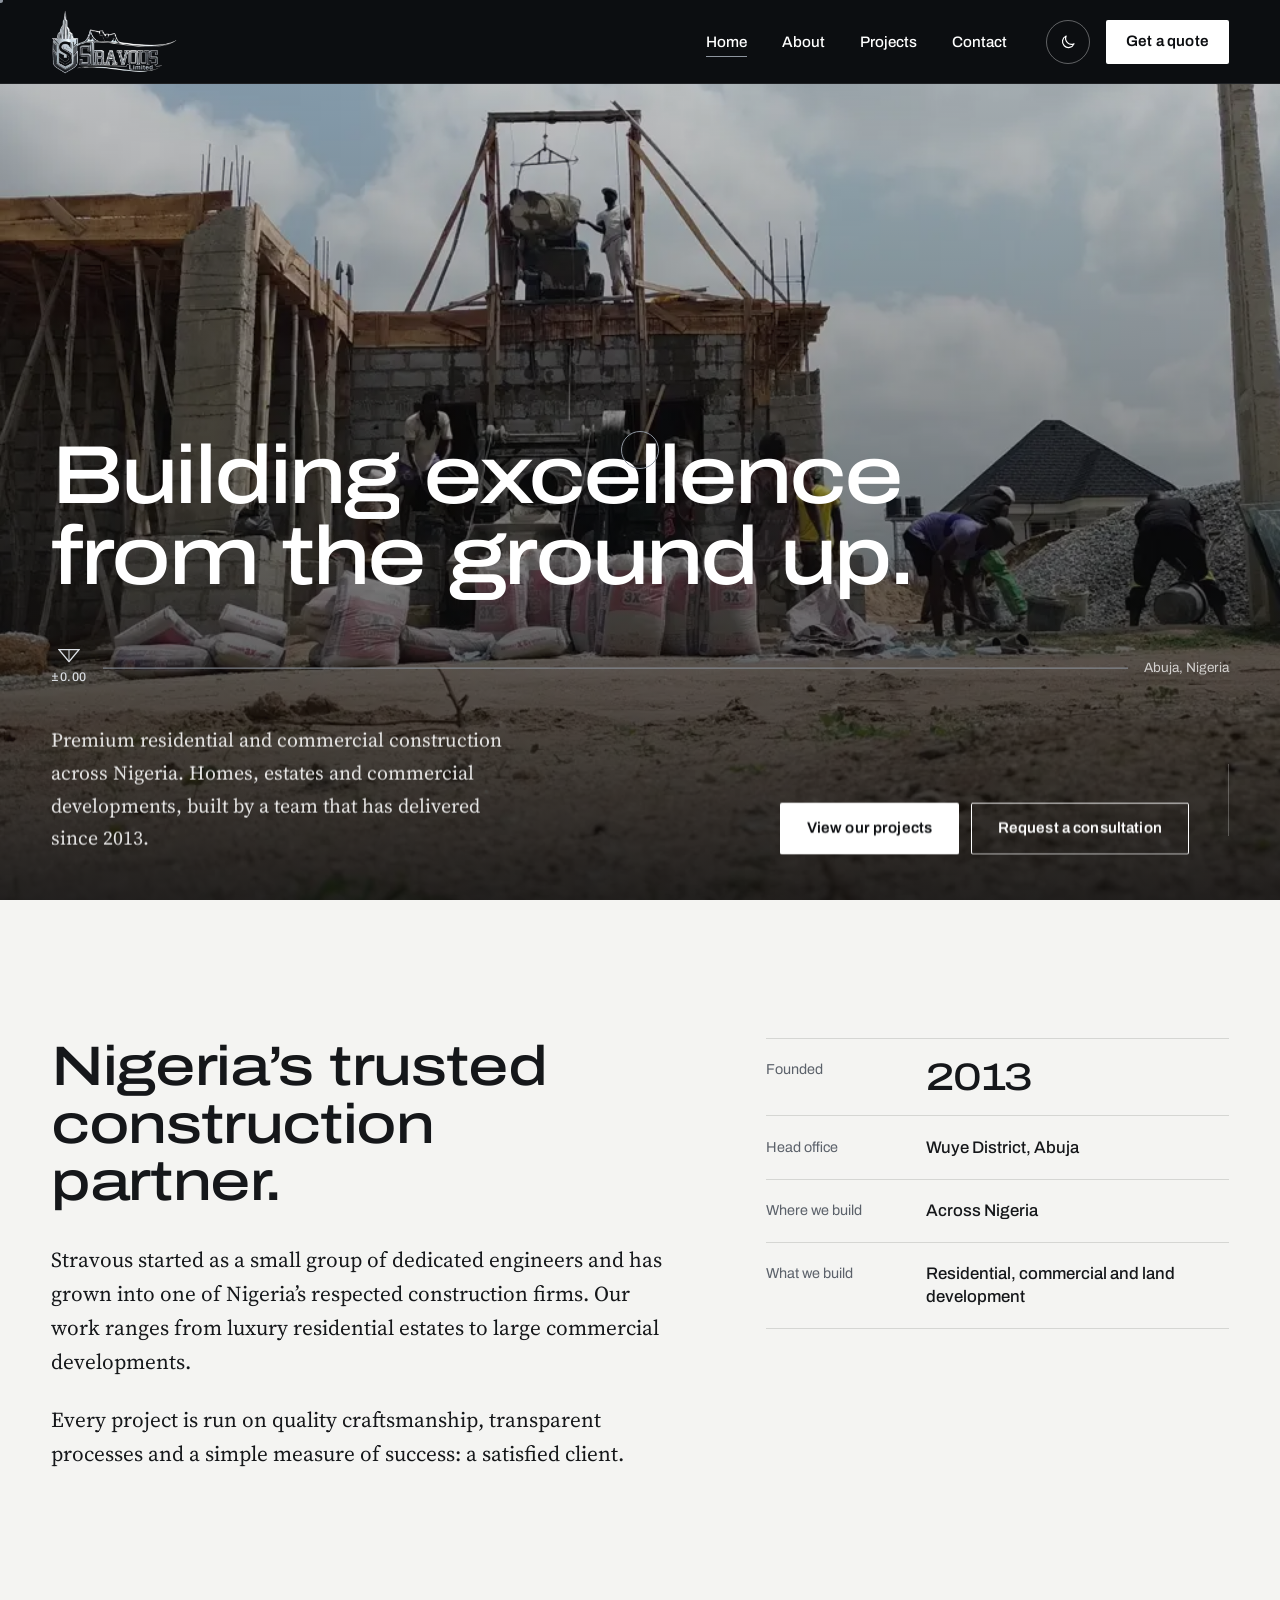
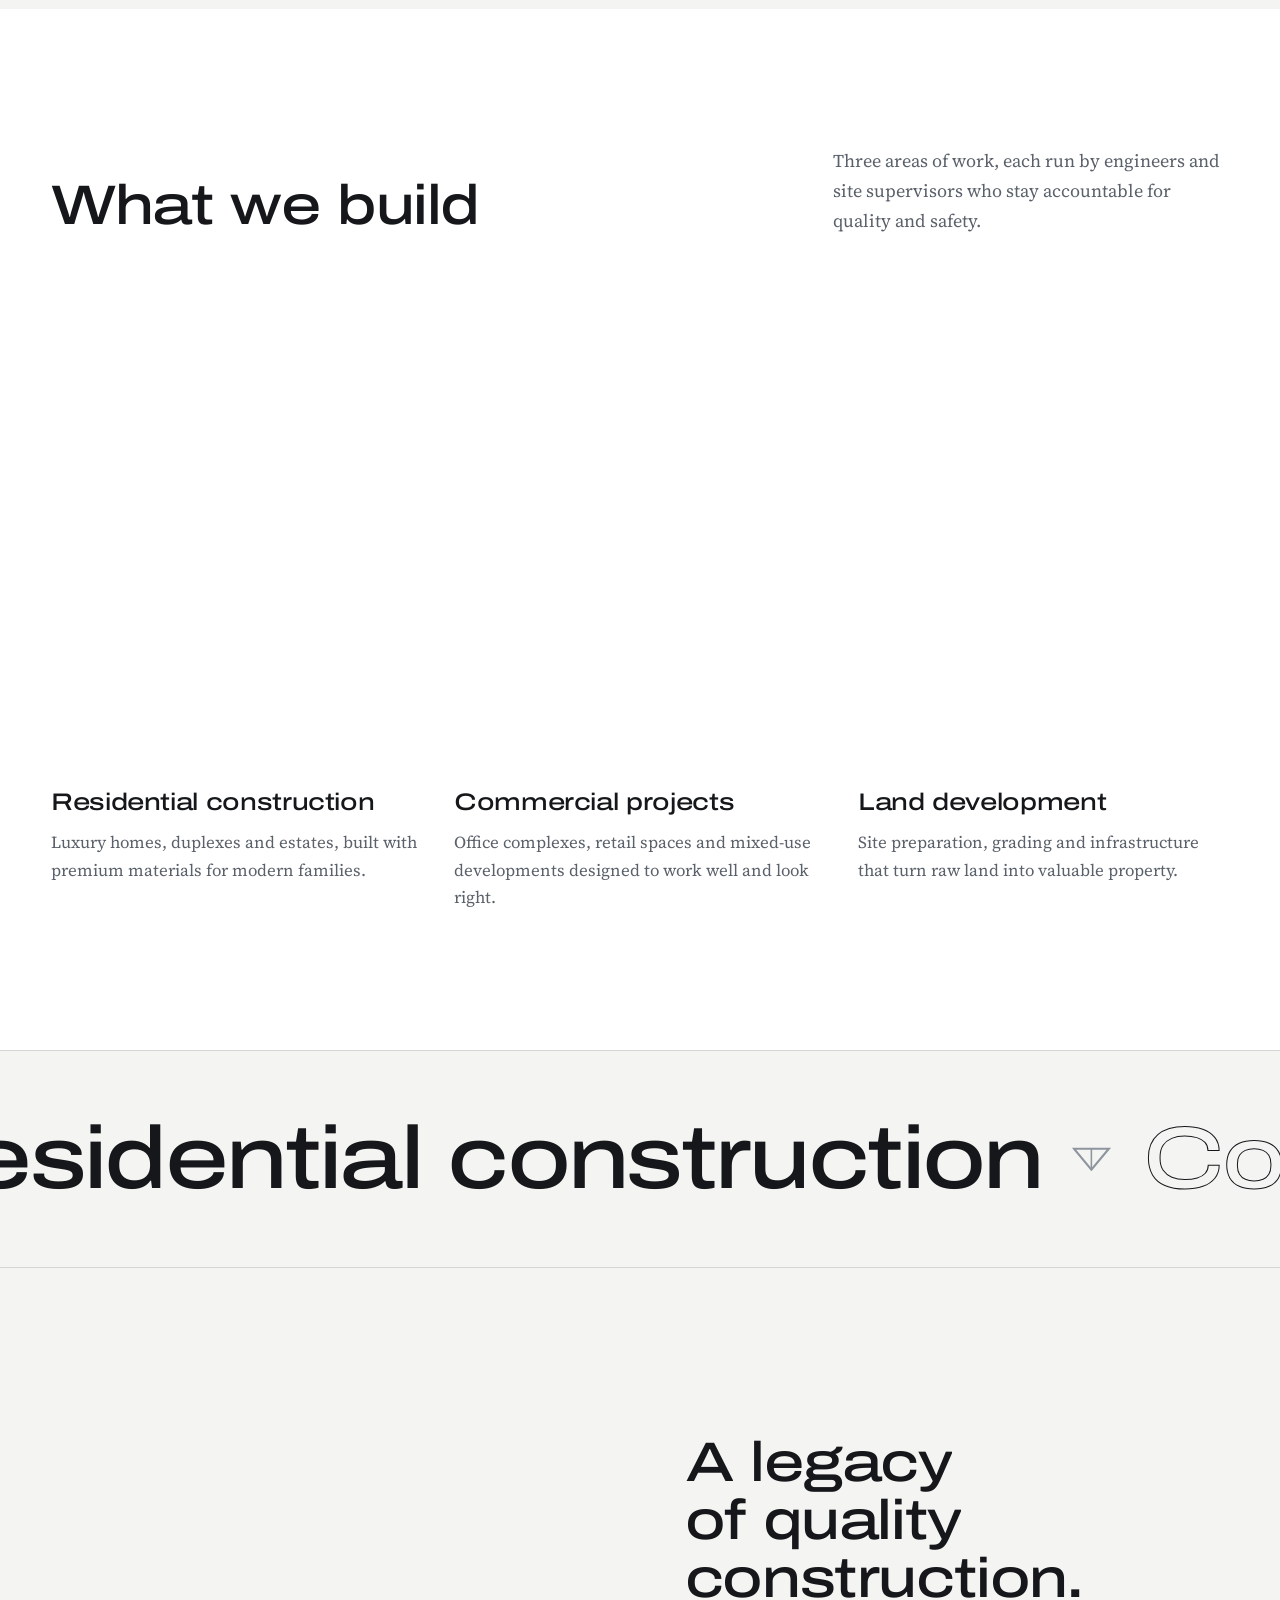
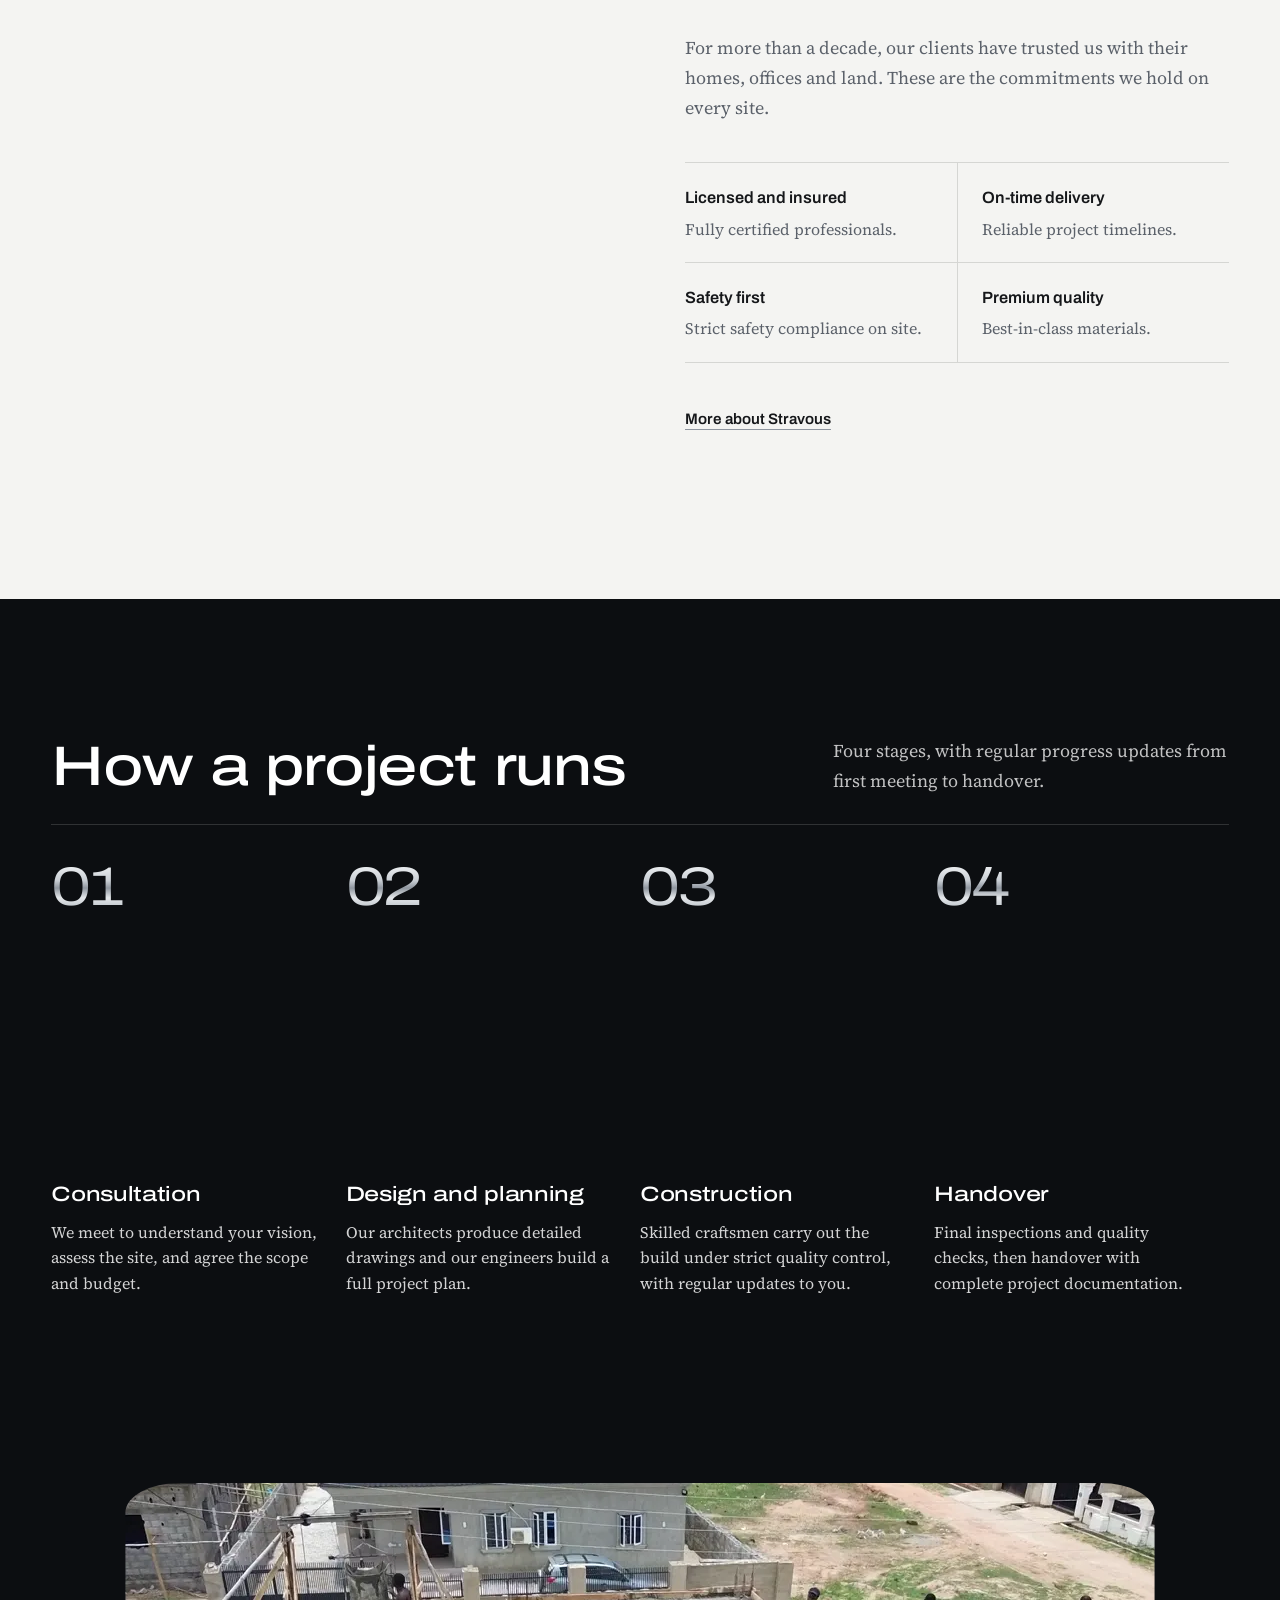
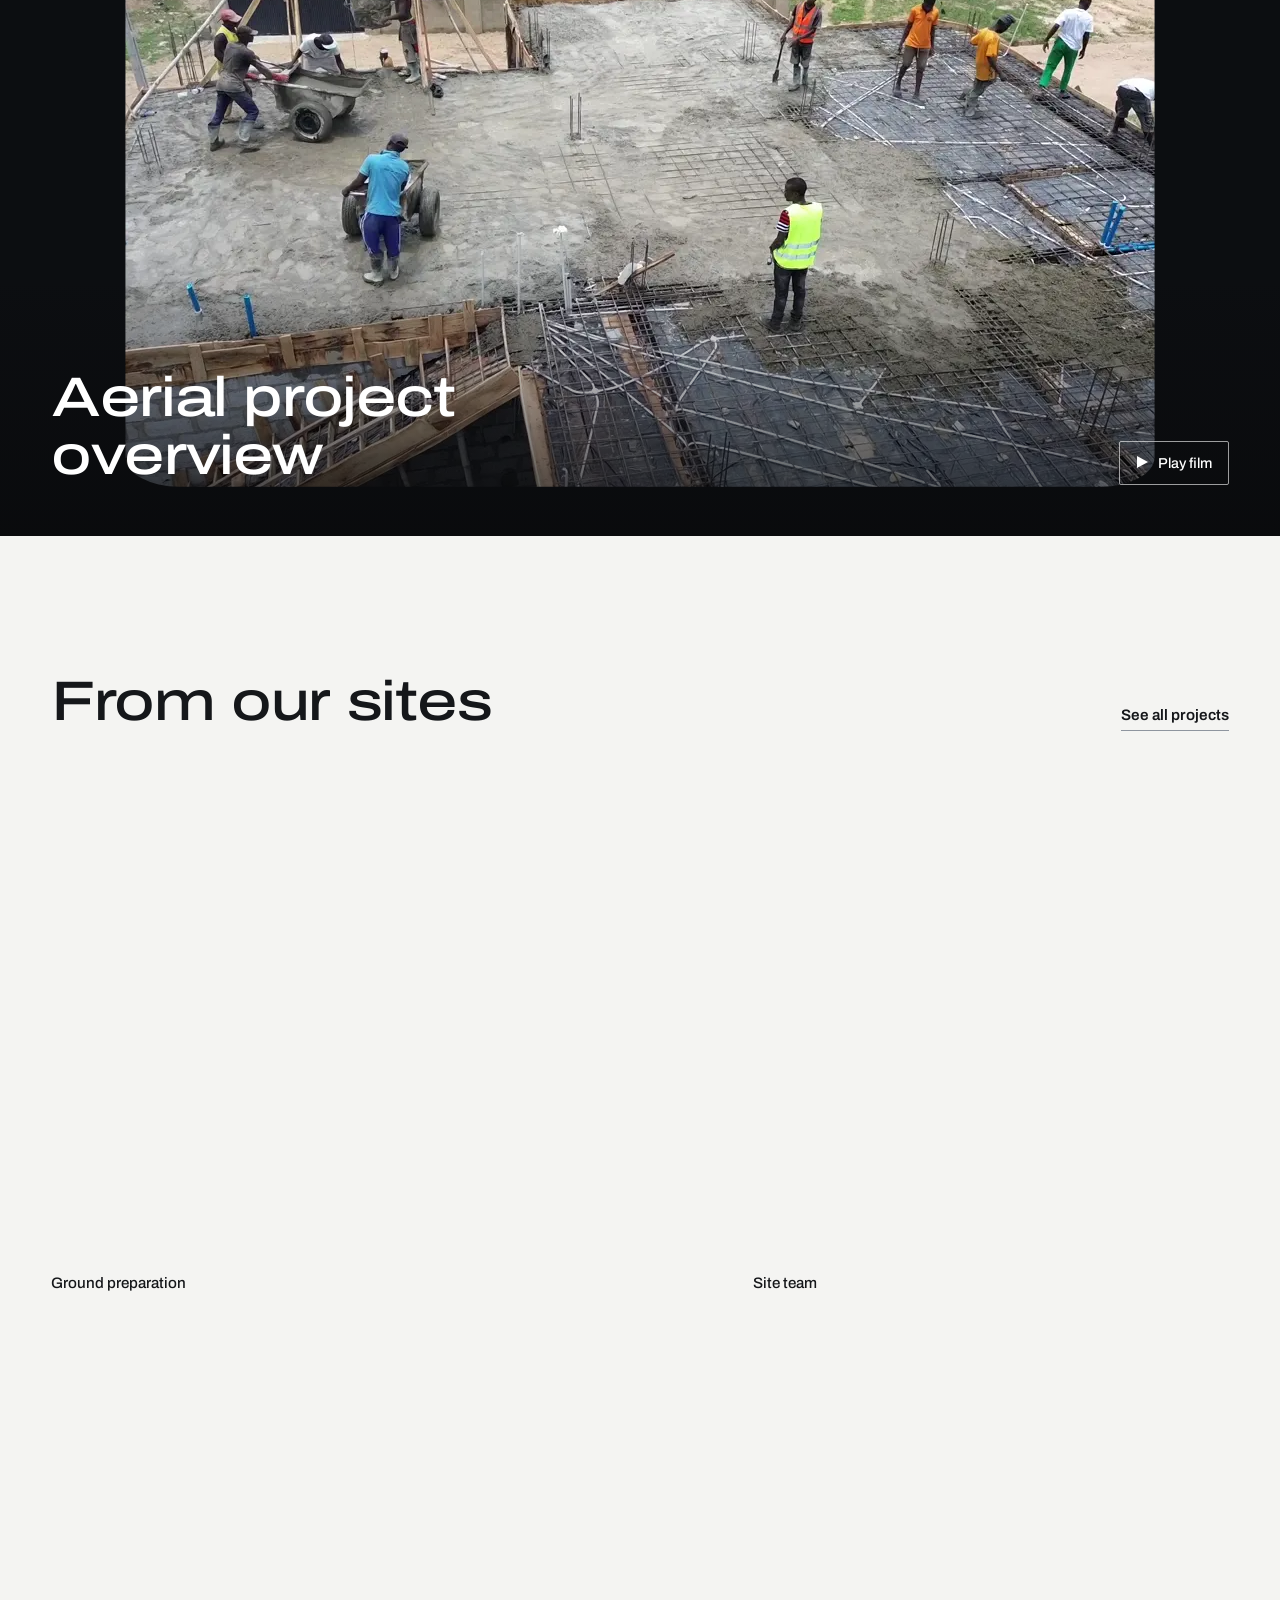
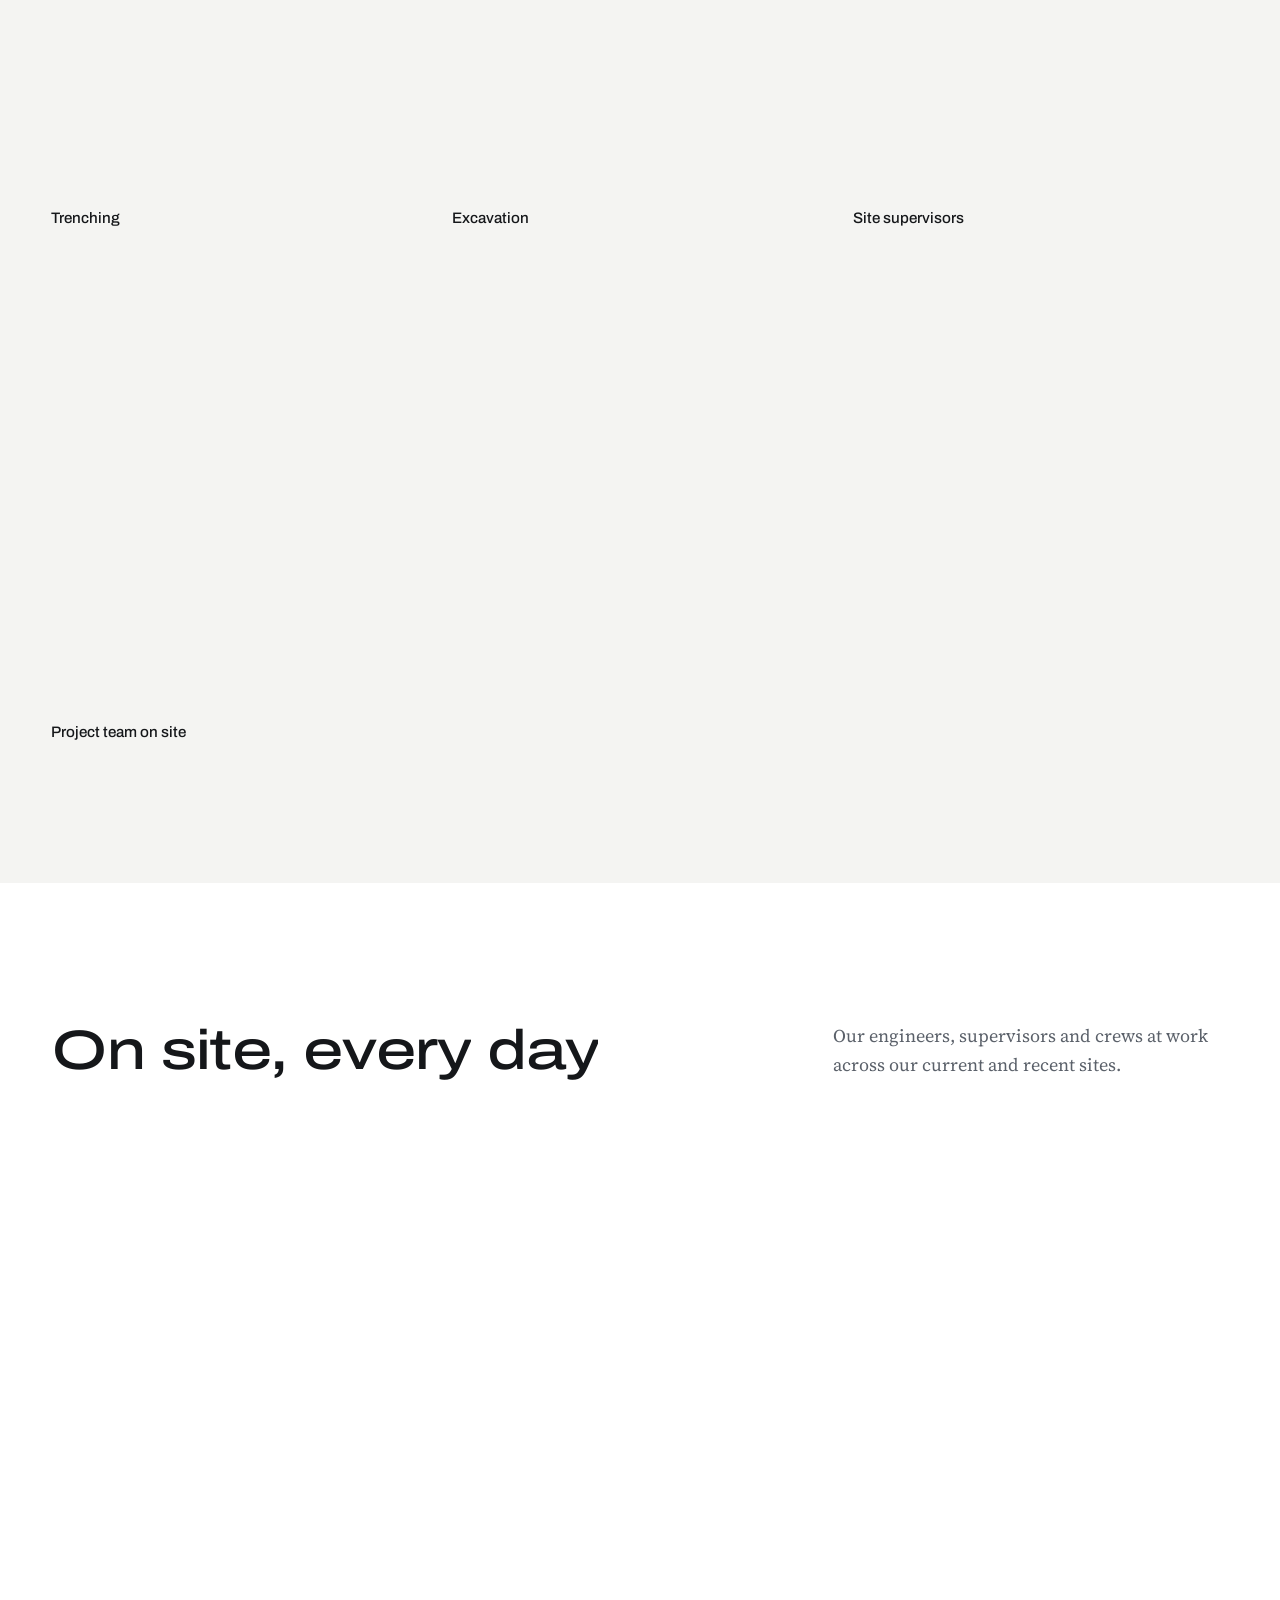
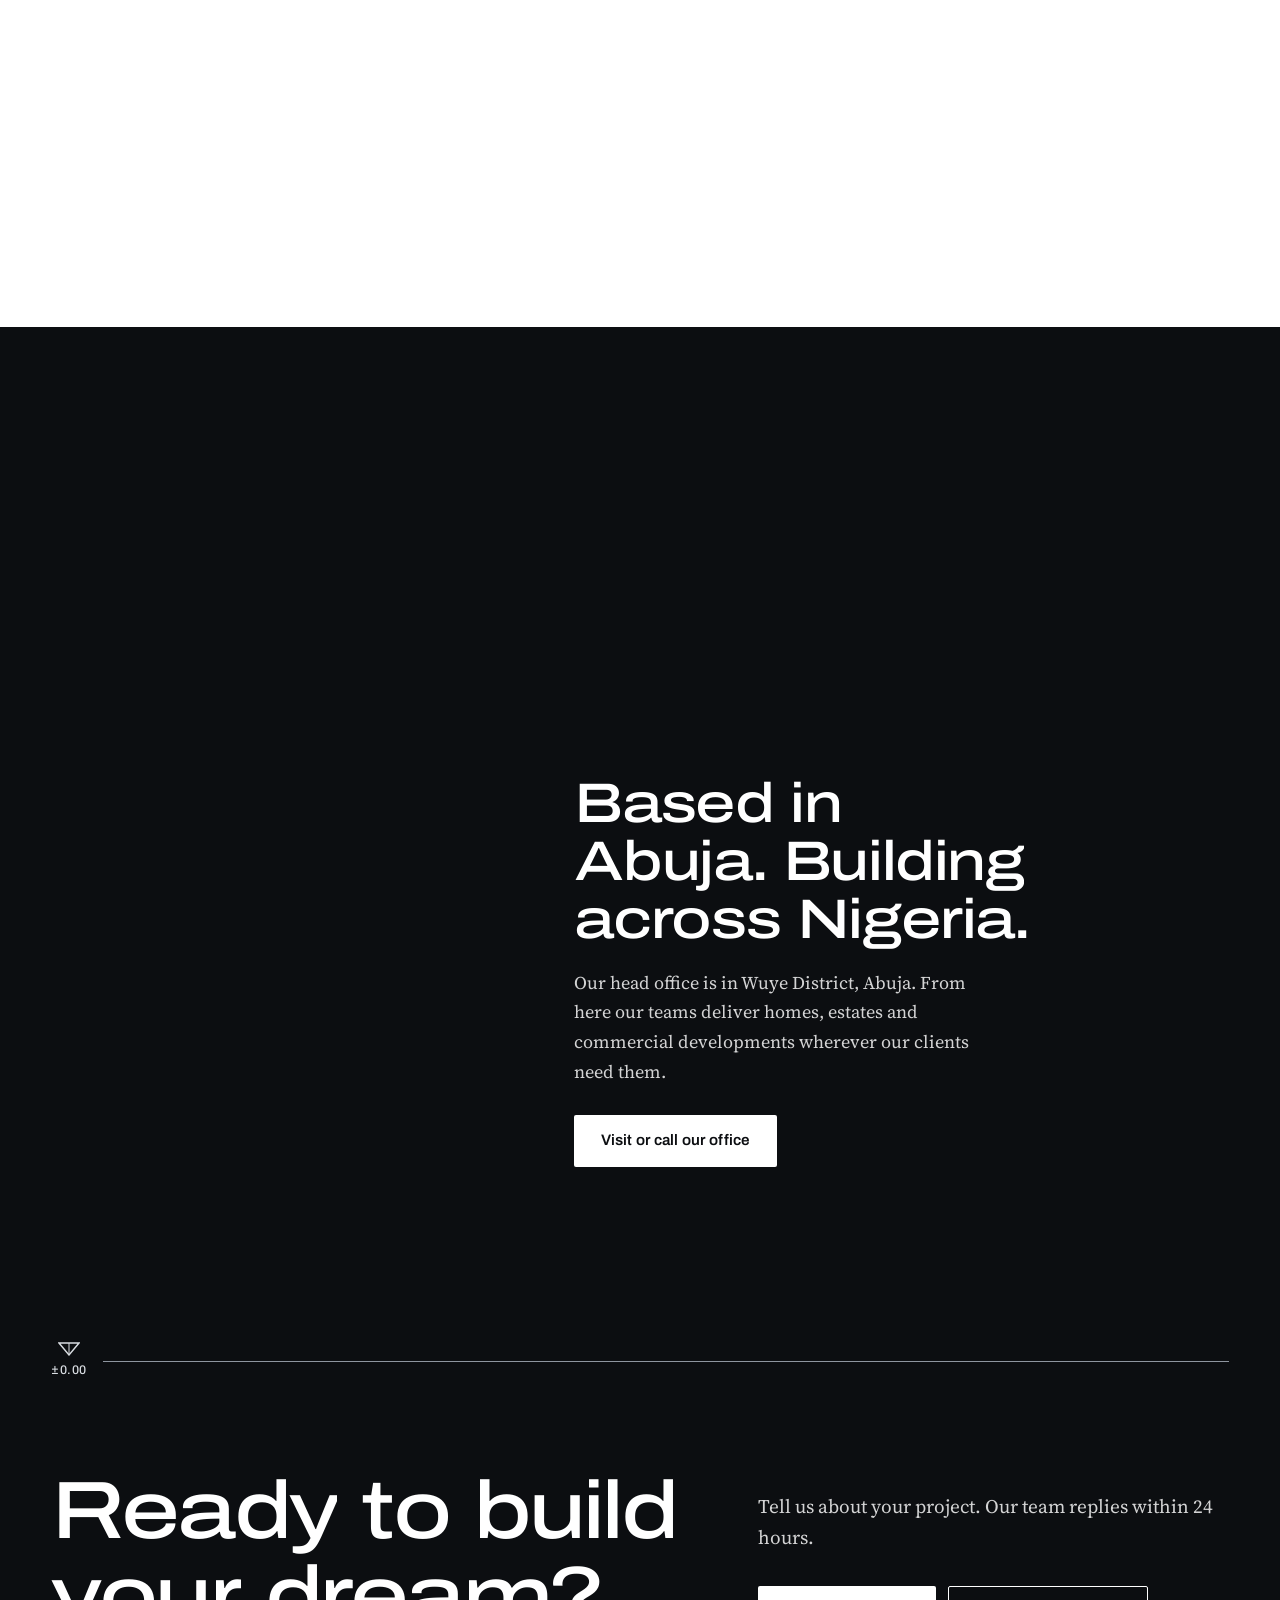
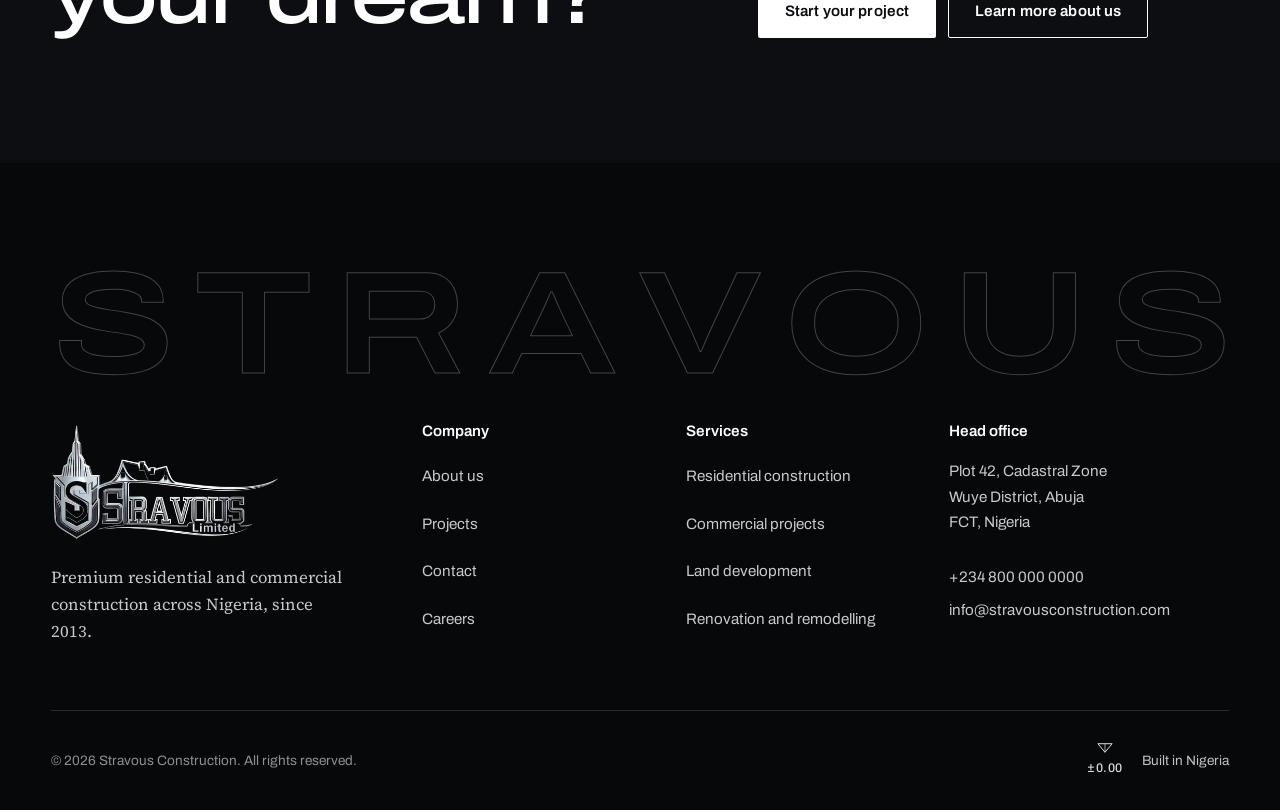
<file: index.html>
<!DOCTYPE html>
<html lang="en-NG">
<head>
<meta charset="utf-8">
<meta name="viewport" content="width=device-width, initial-scale=1">
<title>Stravous Construction | Building Contractors in Abuja</title>
<meta name="description" content="Stravous Construction builds homes, estates and commercial developments across Nigeria. Residential, commercial and land development from Abuja since 2013.">
<link rel="canonical" href="https://stravousconstruction.com/">
<meta name="robots" content="index, follow, max-image-preview:large">
<meta property="og:type" content="website">
<meta property="og:site_name" content="Stravous Construction">
<meta property="og:locale" content="en_NG">
<meta property="og:url" content="https://stravousconstruction.com/">
<meta property="og:title" content="Stravous Construction | Building Contractors in Abuja">
<meta property="og:description" content="Stravous Construction builds homes, estates and commercial developments across Nigeria. Residential, commercial and land development from Abuja since 2013.">
<meta property="og:image" content="https://stravousconstruction.com/assets/brand/og-image.jpg">
<meta property="og:image:width" content="1200">
<meta property="og:image:height" content="630">
<meta property="og:image:alt" content="Stravous Construction logo over a Stravous site in Abuja">
<meta name="twitter:card" content="summary_large_image">
<meta name="twitter:title" content="Stravous Construction | Building Contractors in Abuja">
<meta name="twitter:description" content="Stravous Construction builds homes, estates and commercial developments across Nigeria. Residential, commercial and land development from Abuja since 2013.">
<meta name="twitter:image" content="https://stravousconstruction.com/assets/brand/og-image.jpg">
<meta name="geo.region" content="NG-FC">
<meta name="geo.placename" content="Abuja">
<script type="application/ld+json">{"@context":"https://schema.org","@graph":[{"@type":"GeneralContractor","@id":"https://stravousconstruction.com/#business","name":"Stravous Construction","alternateName":"Stravous Limited","url":"https://stravousconstruction.com/","logo":"https://stravousconstruction.com/assets/brand/logo.png","image":"https://stravousconstruction.com/assets/brand/og-image.jpg","description":"Residential construction, commercial projects and land development across Nigeria, from a head office in Wuye District, Abuja.","foundingDate":"2013","email":"info@stravousconstruction.com","address":{"@type":"PostalAddress","streetAddress":"Plot 42, Cadastral Zone, Wuye District","addressLocality":"Abuja","addressRegion":"Federal Capital Territory","addressCountry":"NG"},"areaServed":{"@type":"Country","name":"Nigeria"},"openingHoursSpecification":[{"@type":"OpeningHoursSpecification","dayOfWeek":["Monday","Tuesday","Wednesday","Thursday","Friday"],"opens":"08:00","closes":"18:00"},{"@type":"OpeningHoursSpecification","dayOfWeek":"Saturday","opens":"09:00","closes":"14:00"}],"knowsAbout":["Residential construction","Commercial construction","Land development","Renovation and remodelling"],"hasOfferCatalog":{"@type":"OfferCatalog","name":"Construction services","itemListElement":[{"@type":"Offer","itemOffered":{"@type":"Service","name":"Residential construction"}},{"@type":"Offer","itemOffered":{"@type":"Service","name":"Commercial projects"}},{"@type":"Offer","itemOffered":{"@type":"Service","name":"Land development"}},{"@type":"Offer","itemOffered":{"@type":"Service","name":"Renovation and remodelling"}}]}},{"@type":"WebSite","@id":"https://stravousconstruction.com/#website","url":"https://stravousconstruction.com/","name":"Stravous Construction","publisher":{"@id":"https://stravousconstruction.com/#business"},"inLanguage":"en-NG"}]}</script>
<meta name="theme-color" content="#0C0E11">
<link rel="icon" href="assets/brand/favicon.ico" sizes="48x48">
<link rel="icon" href="assets/brand/favicon-32.png" type="image/png" sizes="32x32">
<link rel="apple-touch-icon" href="assets/brand/apple-touch-icon.png">
<link rel="manifest" href="assets/brand/site.webmanifest">
<link rel="preload" href="assets/fonts/archivo-variable.woff2" as="font" type="font/woff2" crossorigin>
<link rel="preload" href="assets/brand/logo-440.webp" as="image">
<link rel="stylesheet" href="assets/css/stravous.css">
<script>(function(d){try{var t=localStorage.getItem('stravous-theme')||(matchMedia('(prefers-color-scheme: dark)').matches?'dark':'light');d.setAttribute('data-theme',t);}catch(e){}})(document.documentElement);</script>
<script>(function(d){d.classList.add('js');try{if(sessionStorage.getItem('stravous-intro')||matchMedia('(prefers-reduced-motion: reduce)').matches)d.classList.add('no-intro');}catch(e){}})(document.documentElement);</script>
</head>
<body>
<div class="intro-curtain" aria-hidden="true"><div class="intro-curtain__inner"><div class="intro-curtain__logo"><img src="assets/brand/logo-440.webp" alt="" width="440" height="224"></div><div class="intro-curtain__rule"></div></div></div>
<a class="skip-link" href="#main">Skip to content</a>
<header class="site-header">
  <div class="wrap">
    <a class="logo" href="index.html" aria-label="Stravous, home"><img src="assets/brand/logo-440.webp" alt="Stravous Limited" width="440" height="224"></a>
    <button class="theme-toggle header-toggle" type="button" data-theme-toggle aria-label="Switch to dark mode"><svg class="i-moon" viewBox="0 0 24 24" aria-hidden="true"><path d="M20 14.5A8 8 0 0 1 9.5 4a8 8 0 1 0 10.5 10.5z" fill="none" stroke="currentColor" stroke-width="1.6" stroke-linejoin="round"/></svg><svg class="i-sun" viewBox="0 0 24 24" aria-hidden="true"><circle cx="12" cy="12" r="4.2" fill="none" stroke="currentColor" stroke-width="1.6"/><path d="M12 2.5v2.2M12 19.3v2.2M2.5 12h2.2M19.3 12h2.2M5.3 5.3l1.6 1.6M17.1 17.1l1.6 1.6M5.3 18.7l1.6-1.6M17.1 6.9l1.6-1.6" stroke="currentColor" stroke-width="1.6" stroke-linecap="round"/></svg></button>
    <button class="menu-toggle" type="button" aria-expanded="false" aria-controls="site-nav" aria-label="Open menu"><span></span></button>
    <nav class="nav" id="site-nav" aria-label="Main">
      <ul>
        <li><a href="index.html" aria-current="page">Home</a></li>
        <li><a href="about.html">About</a></li>
        <li><a href="projects.html">Projects</a></li>
        <li><a href="contact.html">Contact</a></li>
      </ul>
      <div class="nav__tools">
        <button class="theme-toggle" type="button" data-theme-toggle aria-label="Switch to dark mode"><svg class="i-moon" viewBox="0 0 24 24" aria-hidden="true"><path d="M20 14.5A8 8 0 0 1 9.5 4a8 8 0 1 0 10.5 10.5z" fill="none" stroke="currentColor" stroke-width="1.6" stroke-linejoin="round"/></svg><svg class="i-sun" viewBox="0 0 24 24" aria-hidden="true"><circle cx="12" cy="12" r="4.2" fill="none" stroke="currentColor" stroke-width="1.6"/><path d="M12 2.5v2.2M12 19.3v2.2M2.5 12h2.2M19.3 12h2.2M5.3 5.3l1.6 1.6M17.1 17.1l1.6 1.6M5.3 18.7l1.6-1.6M17.1 6.9l1.6-1.6" stroke="currentColor" stroke-width="1.6" stroke-linecap="round"/></svg></button>
        <a class="btn btn--light" href="contact.html">Get a quote</a>
      </div>
    </nav>
  </div>
</header>
<main id="main">

<section class="hero" aria-labelledby="hero-title">
  <div class="hero__media">
    <video autoplay muted loop playsinline preload="auto" poster="assets/video/dji-0399-poster.webp">
      <source src="assets/video/dji-0399-720.mp4" type="video/mp4" media="(max-width: 900px)">
      <source src="assets/video/dji-0399-1080.mp4" type="video/mp4">
    </video>
  </div>
  <span class="hero__scroll" aria-hidden="true"></span>
  <div class="hero__inner wrap">
    <h1 id="hero-title"><span class="line">Building excellence</span><span class="line">from the ground up.</span></h1>
    <div class="datum" aria-hidden="true"><span class="datum__mark"><svg viewBox="0 0 22 14" aria-hidden="true"><path d="M1 1h20L11 13z" fill="none" stroke="currentColor" stroke-width="1.4"/><path d="M11 1v12" stroke="currentColor" stroke-width="1"/></svg><small>&plusmn;0.00</small></span><span class="datum__line"></span><span class="datum__place">Abuja, Nigeria</span></div>
    <div class="hero__foot">
      <p>Premium residential and commercial construction across Nigeria. Homes, estates and commercial developments, built by a team that has delivered since 2013.</p>
      <div class="btn-row">
        <a class="btn btn--light" href="projects.html">View our projects</a>
        <a class="btn btn--line" href="contact.html">Request a consultation</a>
      </div>
    </div>
  </div>
</section>

<section class="section" aria-labelledby="intro-title">
  <div class="wrap intro">
    <div class="intro__body">
      <h2 id="intro-title">Nigeria’s trusted construction partner.</h2>
      <p>Stravous started as a small group of dedicated engineers and has grown into one of Nigeria’s respected construction firms. Our work ranges from luxury residential estates to large commercial developments.</p>
      <p>Every project is run on quality craftsmanship, transparent processes and a simple measure of success: a satisfied client.</p>
    </div>
    <dl class="facts">
      <div><dt>Founded</dt><dd class="big">2013</dd></div>
      <div><dt>Head office</dt><dd>Wuye District, Abuja</dd></div>
      <div><dt>Where we build</dt><dd>Across Nigeria</dd></div>
      <div><dt>What we build</dt><dd>Residential, commercial and land development</dd></div>
    </dl>
  </div>
</section>

<section class="section section--white" id="services" aria-labelledby="services-title">
  <div class="wrap">
    <div class="section-head">
      <h2 id="services-title">What we build</h2>
      <p>Three areas of work, each run by engineers and site supervisors who stay accountable for quality and safety.</p>
    </div>
    <div class="services">
      <article class="service">
        <div class="service__img"><img src="assets/img/img-0750-1280.webp" srcset="assets/img/img-0750-640.webp 640w, assets/img/img-0750-1280.webp 1280w, assets/img/img-0750-1920.webp 1920w" sizes="(max-width: 900px) 100vw, 33vw" width="1920" height="1440" decoding="async" alt="Stravous engineers on a residential site" loading="lazy"></div>
        <h3>Residential construction</h3>
        <p>Luxury homes, duplexes and estates, built with premium materials for modern families.</p>
      </article>
      <article class="service">
        <div class="service__img"><img src="assets/img/img-0759-1280.webp" srcset="assets/img/img-0759-640.webp 640w, assets/img/img-0759-1280.webp 1280w, assets/img/img-0759-1920.webp 1920w" sizes="(max-width: 900px) 100vw, 33vw" width="1920" height="1440" decoding="async" alt="Stravous site supervisors on a project" loading="lazy"></div>
        <h3>Commercial projects</h3>
        <p>Office complexes, retail spaces and mixed-use developments designed to work well and look right.</p>
      </article>
      <article class="service">
        <div class="service__img"><img src="assets/img/img-0670-1280.webp" srcset="assets/img/img-0670-640.webp 640w, assets/img/img-0670-1280.webp 1280w, assets/img/img-0670-1920.webp 1920w" sizes="(max-width: 900px) 100vw, 33vw" width="1920" height="1440" decoding="async" alt="Ground preparation on a land development site" loading="lazy"></div>
        <h3>Land development</h3>
        <p>Site preparation, grading and infrastructure that turn raw land into valuable property.</p>
      </article>
    </div>
  </div>
</section>

<div class="marquee" aria-hidden="true">
  <div class="marquee__track"><div class="marquee__group"><span class="marquee__item">Residential construction</span><span class="marquee__sep"><svg viewBox="0 0 22 14"><path d="M1 1h20L11 13z" fill="none" stroke="currentColor" stroke-width="1.2"/><path d="M11 1v12" stroke="currentColor" stroke-width=".9"/></svg></span><span class="marquee__item">Commercial projects</span><span class="marquee__sep"><svg viewBox="0 0 22 14"><path d="M1 1h20L11 13z" fill="none" stroke="currentColor" stroke-width="1.2"/><path d="M11 1v12" stroke="currentColor" stroke-width=".9"/></svg></span><span class="marquee__item">Land development</span><span class="marquee__sep"><svg viewBox="0 0 22 14"><path d="M1 1h20L11 13z" fill="none" stroke="currentColor" stroke-width="1.2"/><path d="M11 1v12" stroke="currentColor" stroke-width=".9"/></svg></span><span class="marquee__item">Renovation and remodelling</span><span class="marquee__sep"><svg viewBox="0 0 22 14"><path d="M1 1h20L11 13z" fill="none" stroke="currentColor" stroke-width="1.2"/><path d="M11 1v12" stroke="currentColor" stroke-width=".9"/></svg></span></div><div class="marquee__group"><span class="marquee__item">Residential construction</span><span class="marquee__sep"><svg viewBox="0 0 22 14"><path d="M1 1h20L11 13z" fill="none" stroke="currentColor" stroke-width="1.2"/><path d="M11 1v12" stroke="currentColor" stroke-width=".9"/></svg></span><span class="marquee__item">Commercial projects</span><span class="marquee__sep"><svg viewBox="0 0 22 14"><path d="M1 1h20L11 13z" fill="none" stroke="currentColor" stroke-width="1.2"/><path d="M11 1v12" stroke="currentColor" stroke-width=".9"/></svg></span><span class="marquee__item">Land development</span><span class="marquee__sep"><svg viewBox="0 0 22 14"><path d="M1 1h20L11 13z" fill="none" stroke="currentColor" stroke-width="1.2"/><path d="M11 1v12" stroke="currentColor" stroke-width=".9"/></svg></span><span class="marquee__item">Renovation and remodelling</span><span class="marquee__sep"><svg viewBox="0 0 22 14"><path d="M1 1h20L11 13z" fill="none" stroke="currentColor" stroke-width="1.2"/><path d="M11 1v12" stroke="currentColor" stroke-width=".9"/></svg></span></div></div>
</div>

<section class="section" aria-labelledby="legacy-title">
  <div class="wrap split">
    <div class="split__media">
      <img class="a" src="assets/img/img-0667-1920.webp" alt="Stravous construction site" loading="lazy">
      <img class="b" src="assets/img/img-0687-1920.webp" alt="The Stravous site team" loading="lazy">
    </div>
    <div class="split__text">
      <h2 id="legacy-title">A legacy of quality construction.</h2>
      <p>For more than a decade, our clients have trusted us with their homes, offices and land. These are the commitments we hold on every site.</p>
      <dl class="commitments">
        <div><dt>Licensed and insured</dt><dd>Fully certified professionals.</dd></div>
        <div><dt>On-time delivery</dt><dd>Reliable project timelines.</dd></div>
        <div><dt>Safety first</dt><dd>Strict safety compliance on site.</dd></div>
        <div><dt>Premium quality</dt><dd>Best-in-class materials.</dd></div>
      </dl>
      <a class="text-link" href="about.html">More about Stravous</a>
    </div>
  </div>
</section>

<section class="section section--green" aria-labelledby="process-title">
  <div class="wrap">
    <div class="section-head">
      <h2 id="process-title">How a project runs</h2>
      <p>Four stages, with regular progress updates from first meeting to handover.</p>
    </div>
    <ol class="process">
      <li><figure class="process__img"><img src="assets/img/img-0695-1280.webp" srcset="assets/img/img-0695-640.webp 640w, assets/img/img-0695-1280.webp 1280w, assets/img/img-0695-1920.webp 1920w" sizes="(max-width: 560px) 100vw, (max-width: 900px) 50vw, 25vw" width="1920" height="1440" decoding="async" alt="Stravous team in discussion on site" loading="lazy"></figure><h3>Consultation</h3><p>We meet to understand your vision, assess the site, and agree the scope and budget.</p></li>
      <li><figure class="process__img"><img src="assets/img/img-0692-1280.webp" srcset="assets/img/img-0692-640.webp 640w, assets/img/img-0692-1280.webp 1280w, assets/img/img-0692-1920.webp 1920w" sizes="(max-width: 560px) 100vw, (max-width: 900px) 50vw, 25vw" width="1920" height="1440" decoding="async" alt="Project planning on site" loading="lazy"></figure><h3>Design and planning</h3><p>Our architects produce detailed drawings and our engineers build a full project plan.</p></li>
      <li><figure class="process__img"><img src="assets/img/img-0676-1280.webp" srcset="assets/img/img-0676-640.webp 640w, assets/img/img-0676-1280.webp 1280w, assets/img/img-0676-1920.webp 1920w" sizes="(max-width: 560px) 100vw, (max-width: 900px) 50vw, 25vw" width="1920" height="1440" decoding="async" alt="Excavation work in progress" loading="lazy"></figure><h3>Construction</h3><p>Skilled craftsmen carry out the build under strict quality control, with regular updates to you.</p></li>
      <li><figure class="process__img"><img src="assets/img/img-0795-1280.webp" srcset="assets/img/img-0795-640.webp 640w, assets/img/img-0795-1280.webp 1280w, assets/img/img-0795-1920.webp 1920w" sizes="(max-width: 560px) 100vw, (max-width: 900px) 50vw, 25vw" width="1920" height="1440" decoding="async" alt="Stravous team at a project site" loading="lazy"></figure><h3>Handover</h3><p>Final inspections and quality checks, then handover with complete project documentation.</p></li>
    </ol>
  </div>
</section>

<section class="film" aria-labelledby="film-title">
  <video id="aerial-film" autoplay muted loop playsinline preload="none" poster="assets/video/dji-0416-poster.webp" data-src="assets/video/dji-0416"></video>
  <div class="film__caption">
    <div class="wrap">
      <h2 id="film-title">Aerial project overview</h2>
      <button class="film-toggle" type="button" data-film-toggle="aerial-film"><i></i><span>Pause film</span></button>
    </div>
  </div>
</section>

<section class="section" aria-labelledby="work-title">
  <div class="wrap">
    <div class="section-head">
      <h2 id="work-title">From our sites</h2>
      <a class="text-link" href="projects.html">See all projects</a>
    </div>
    <div class="work" data-gallery="highlights">
      <figure class="w1"><a href="assets/img/img-0668-1920.webp" data-full="assets/img/img-0668-1920.webp"><div class="ph"><img src="assets/img/img-0668-1280.webp" srcset="assets/img/img-0668-640.webp 640w, assets/img/img-0668-1280.webp 1280w, assets/img/img-0668-1920.webp 1920w" sizes="(max-width: 760px) 100vw, 60vw" width="1920" height="1440" decoding="async" alt="Ground preparation" loading="lazy"></div><figcaption>Ground preparation</figcaption></a></figure>
      <figure class="w2"><a href="assets/img/img-0687-1920.webp" data-full="assets/img/img-0687-1920.webp"><div class="ph"><img src="assets/img/img-0687-1280.webp" srcset="assets/img/img-0687-640.webp 640w, assets/img/img-0687-1280.webp 1280w, assets/img/img-0687-1920.webp 1920w" sizes="(max-width: 760px) 50vw, 40vw" width="1920" height="1440" decoding="async" alt="Site team" loading="lazy"></div><figcaption>Site team</figcaption></a></figure>
      <figure class="w3"><a href="assets/img/img-0672-1920.webp" data-full="assets/img/img-0672-1920.webp"><div class="ph"><img src="assets/img/img-0672-1280.webp" srcset="assets/img/img-0672-640.webp 640w, assets/img/img-0672-1280.webp 1280w, assets/img/img-0672-1920.webp 1920w" sizes="(max-width: 900px) 50vw, 25vw" width="1920" height="1440" decoding="async" alt="Trenching" loading="lazy"></div><figcaption>Trenching</figcaption></a></figure>
      <figure class="w4"><a href="assets/img/img-0679-1920.webp" data-full="assets/img/img-0679-1920.webp"><div class="ph"><img src="assets/img/img-0679-1280.webp" srcset="assets/img/img-0679-640.webp 640w, assets/img/img-0679-1280.webp 1280w, assets/img/img-0679-1920.webp 1920w" sizes="(max-width: 760px) 100vw, 50vw" width="1920" height="1440" decoding="async" alt="Excavation" loading="lazy"></div><figcaption>Excavation</figcaption></a></figure>
      <figure class="w5"><a href="assets/img/img-0759-1920.webp" data-full="assets/img/img-0759-1920.webp"><div class="ph"><img src="assets/img/img-0759-1280.webp" srcset="assets/img/img-0759-640.webp 640w, assets/img/img-0759-1280.webp 1280w, assets/img/img-0759-1920.webp 1920w" sizes="(max-width: 760px) 100vw, 50vw" width="1920" height="1440" decoding="async" alt="Site supervisors" loading="lazy"></div><figcaption>Site supervisors</figcaption></a></figure>
      <figure class="w6"><a href="assets/img/img-0717-1920.webp" data-full="assets/img/img-0717-1920.webp"><div class="ph"><img src="assets/img/img-0717-1280.webp" srcset="assets/img/img-0717-640.webp 640w, assets/img/img-0717-1280.webp 1280w, assets/img/img-0717-1920.webp 1920w" sizes="(max-width: 760px) 100vw, 1210px" width="1920" height="1440" decoding="async" alt="Project team on site" loading="lazy"></div><figcaption>Project team on site</figcaption></a></figure>
    </div>
  </div>
</section>

<section class="section section--white" aria-labelledby="site-title">
  <div class="wrap">
    <div class="section-head">
      <h2 id="site-title">On site, every day</h2>
      <p>Our engineers, supervisors and crews at work across our current and recent sites.</p>
    </div>
    <div class="mosaic" data-gallery="site">
      <button type="button" class="m1" data-full="assets/img/img-0711-1920.webp"><img src="assets/img/img-0711-1280.webp" srcset="assets/img/img-0711-640.webp 640w, assets/img/img-0711-1280.webp 1280w, assets/img/img-0711-1920.webp 1920w" sizes="(max-width: 760px) 100vw, 50vw" width="1920" height="1440" decoding="async" alt="Stravous construction site" loading="lazy"></button>
      <button type="button" class="m2" data-full="assets/img/img-0676-1920.webp"><img src="assets/img/img-0676-1280.webp" srcset="assets/img/img-0676-640.webp 640w, assets/img/img-0676-1280.webp 1280w, assets/img/img-0676-1920.webp 1920w" sizes="(max-width: 760px) 100vw, 50vw" width="1920" height="1440" decoding="async" alt="Stravous construction site" loading="lazy"></button>
      <button type="button" class="m3" data-full="assets/img/img-0677-1920.webp"><img src="assets/img/img-0677-1280.webp" srcset="assets/img/img-0677-640.webp 640w, assets/img/img-0677-1280.webp 1280w, assets/img/img-0677-1920.webp 1920w" sizes="(max-width: 760px) 100vw, 50vw" width="1920" height="1440" decoding="async" alt="Stravous construction site" loading="lazy"></button>
      <button type="button" class="m4" data-full="assets/img/img-0689-1920.webp"><img src="assets/img/img-0689-1280.webp" srcset="assets/img/img-0689-640.webp 640w, assets/img/img-0689-1280.webp 1280w, assets/img/img-0689-1920.webp 1920w" sizes="(max-width: 760px) 100vw, 50vw" width="1920" height="1440" decoding="async" alt="Stravous construction site" loading="lazy"></button>
      <button type="button" class="m5" data-full="assets/img/img-0700-1920.webp"><img src="assets/img/img-0700-1280.webp" srcset="assets/img/img-0700-640.webp 640w, assets/img/img-0700-1280.webp 1280w, assets/img/img-0700-1920.webp 1920w" sizes="(max-width: 760px) 100vw, 50vw" width="1920" height="1440" decoding="async" alt="Stravous construction site" loading="lazy"></button>
      <button type="button" class="m6" data-full="assets/img/img-0715-1920.webp"><img src="assets/img/img-0715-1280.webp" srcset="assets/img/img-0715-640.webp 640w, assets/img/img-0715-1280.webp 1280w, assets/img/img-0715-1920.webp 1920w" sizes="(max-width: 760px) 100vw, 50vw" width="1920" height="1440" decoding="async" alt="Stravous construction site" loading="lazy"></button>
      <button type="button" class="m7" data-full="assets/img/img-0720-1920.webp"><img src="assets/img/img-0720-1280.webp" srcset="assets/img/img-0720-640.webp 640w, assets/img/img-0720-1280.webp 1280w, assets/img/img-0720-1920.webp 1920w" sizes="(max-width: 760px) 50vw, 50vw" width="1920" height="1440" decoding="async" alt="Stravous construction site" loading="lazy"></button>
      <button type="button" class="m8" data-full="assets/img/img-0725-1920.webp"><img src="assets/img/img-0725-1280.webp" srcset="assets/img/img-0725-640.webp 640w, assets/img/img-0725-1280.webp 1280w, assets/img/img-0725-1920.webp 1920w" sizes="(max-width: 760px) 50vw, 50vw" width="1920" height="1440" decoding="async" alt="Stravous construction site" loading="lazy"></button>
    </div>
  </div>
</section>

<section class="city" aria-labelledby="city-title">
  <div class="city__grid">
    <figure class="c1"><img src="assets/img/abuja-towers-1280.webp" srcset="assets/img/abuja-towers-640.webp 640w, assets/img/abuja-towers-1280.webp 1280w, assets/img/abuja-towers-1920.webp 1920w" sizes="(max-width: 860px) 100vw, 45vw" width="2000" height="2667" decoding="async" alt="Office towers in central Abuja" loading="lazy"><figcaption>Photo: Praise Godwin, Unsplash</figcaption></figure>
    <figure class="c2"><img src="assets/img/abuja-wtc-1280.webp" srcset="assets/img/abuja-wtc-640.webp 640w, assets/img/abuja-wtc-1280.webp 1280w, assets/img/abuja-wtc-1920.webp 1920w" sizes="(max-width: 860px) 50vw, 28vw" width="2000" height="2667" decoding="async" alt="World Trade Center, Abuja" loading="lazy"><figcaption>Photo: Sadiq Ali, Unsplash</figcaption></figure>
    <figure class="c3"><img src="assets/img/abuja-highway-1280.webp" srcset="assets/img/abuja-highway-640.webp 640w, assets/img/abuja-highway-1280.webp 1280w, assets/img/abuja-highway-1920.webp 1920w" sizes="(max-width: 860px) 50vw, 28vw" width="2000" height="2667" decoding="async" alt="Highway into Abuja" loading="lazy"><figcaption>Photo: Sadiq Ali, Unsplash</figcaption></figure>
    <div class="city__text">
      <h2 id="city-title">Based in Abuja. Building across Nigeria.</h2>
      <p>Our head office is in Wuye District, Abuja. From here our teams deliver homes, estates and commercial developments wherever our clients need them.</p>
      <a class="btn btn--light" href="contact.html">Visit or call our office</a>
    </div>
  </div>
</section>

<section class="cta" aria-labelledby="cta-title">
  <div class="wrap">
    <div class="datum" aria-hidden="true"><span class="datum__mark"><svg viewBox="0 0 22 14" aria-hidden="true"><path d="M1 1h20L11 13z" fill="none" stroke="currentColor" stroke-width="1.4"/><path d="M11 1v12" stroke="currentColor" stroke-width="1"/></svg><small>&plusmn;0.00</small></span><span class="datum__line"></span></div>
    <h2 id="cta-title">Ready to build your dream?</h2>
    <div>
      <p>Tell us about your project. Our team replies within 24 hours.</p>
      <div class="btn-row">
        <a class="btn btn--light" href="contact.html">Start your project</a>
        <a class="btn btn--line" href="about.html">Learn more about us</a>
      </div>
    </div>
  </div>
</section>

</main>
<footer class="site-footer">
  <div class="wrap">
    <div class="footer-mark" aria-hidden="true"><span style="--i:0">S</span><span style="--i:1">T</span><span style="--i:2">R</span><span style="--i:3">A</span><span style="--i:4">V</span><span style="--i:5">O</span><span style="--i:6">U</span><span style="--i:7">S</span></div>
    <div class="footer-top">
      <div>
        <a class="logo" href="index.html" aria-label="Stravous, home"><img src="assets/brand/logo-440.webp" alt="Stravous Limited" width="440" height="224"></a>
        <p class="footer-about">Premium residential and commercial construction across Nigeria, since 2013.</p>
      </div>
      <div>
        <h4>Company</h4>
        <ul>
          <li><a href="about.html">About us</a></li>
          <li><a href="projects.html">Projects</a></li>
          <li><a href="contact.html">Contact</a></li>
          <li><a href="mailto:careers@stravousconstruction.com">Careers</a></li>
        </ul>
      </div>
      <div>
        <h4>Services</h4>
        <ul>
          <li><a href="index.html#services">Residential construction</a></li>
          <li><a href="index.html#services">Commercial projects</a></li>
          <li><a href="index.html#services">Land development</a></li>
          <li><a href="contact.html">Renovation and remodelling</a></li>
        </ul>
      </div>
      <div>
        <h4>Head office</h4>
        <address>
          Plot 42, Cadastral Zone<br>Wuye District, Abuja<br>FCT, Nigeria<br><br>
          <a href="tel:+2348000000000">+234 800 000 0000</a><br>
          <a href="mailto:info@stravousconstruction.com">info@stravousconstruction.com</a>
        </address>
      </div>
    </div>
    <div class="footer-bottom">
      <span>&copy; <span data-year>2026</span> Stravous Construction. All rights reserved.</span>
      <div class="datum" aria-hidden="true"><span class="datum__mark"><svg viewBox="0 0 22 14" aria-hidden="true"><path d="M1 1h20L11 13z" fill="none" stroke="currentColor" stroke-width="1.4"/><path d="M11 1v12" stroke="currentColor" stroke-width="1"/></svg><small>&plusmn;0.00</small></span><span class="datum__line"></span><span class="datum__place">Built in Nigeria</span></div>
    </div>
  </div>
</footer>
<script src="assets/js/lenis.min.js"></script>
<script src="assets/js/stravous.js"></script>
</body>
</html>
</file>
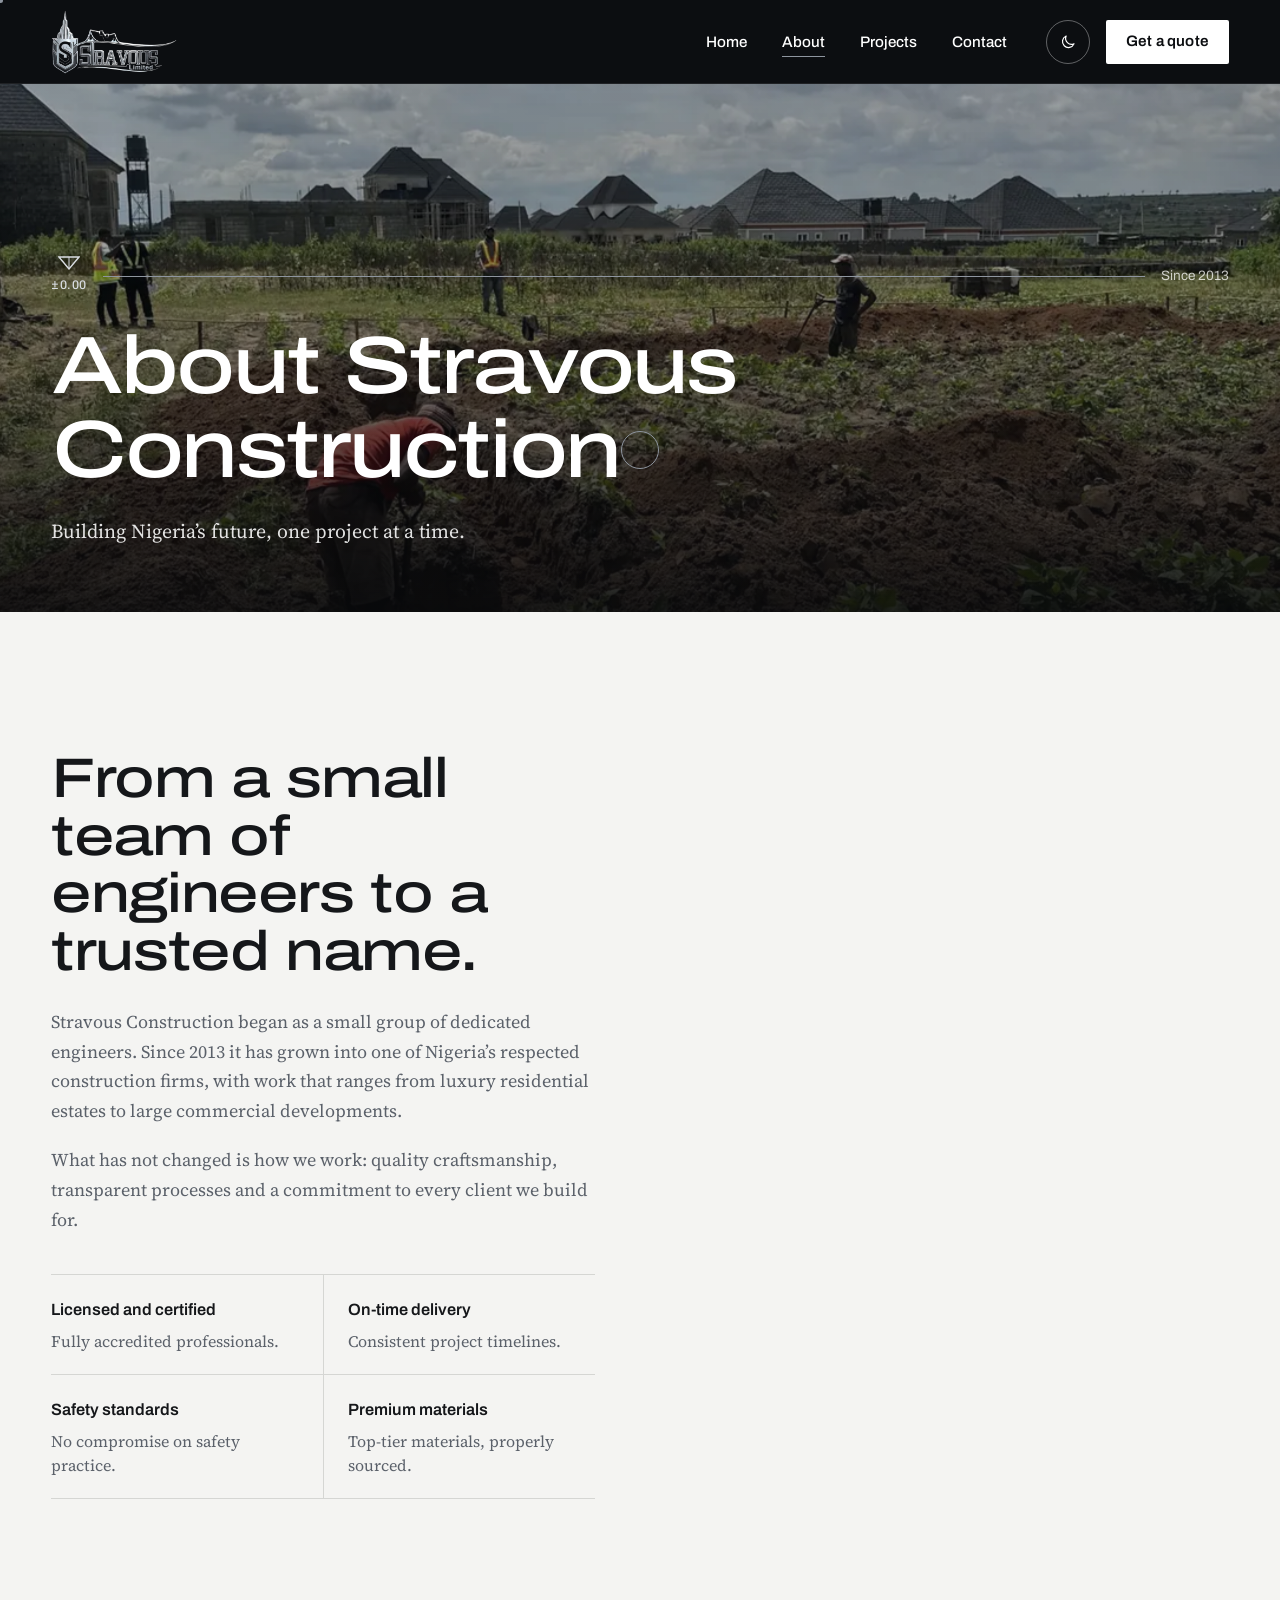
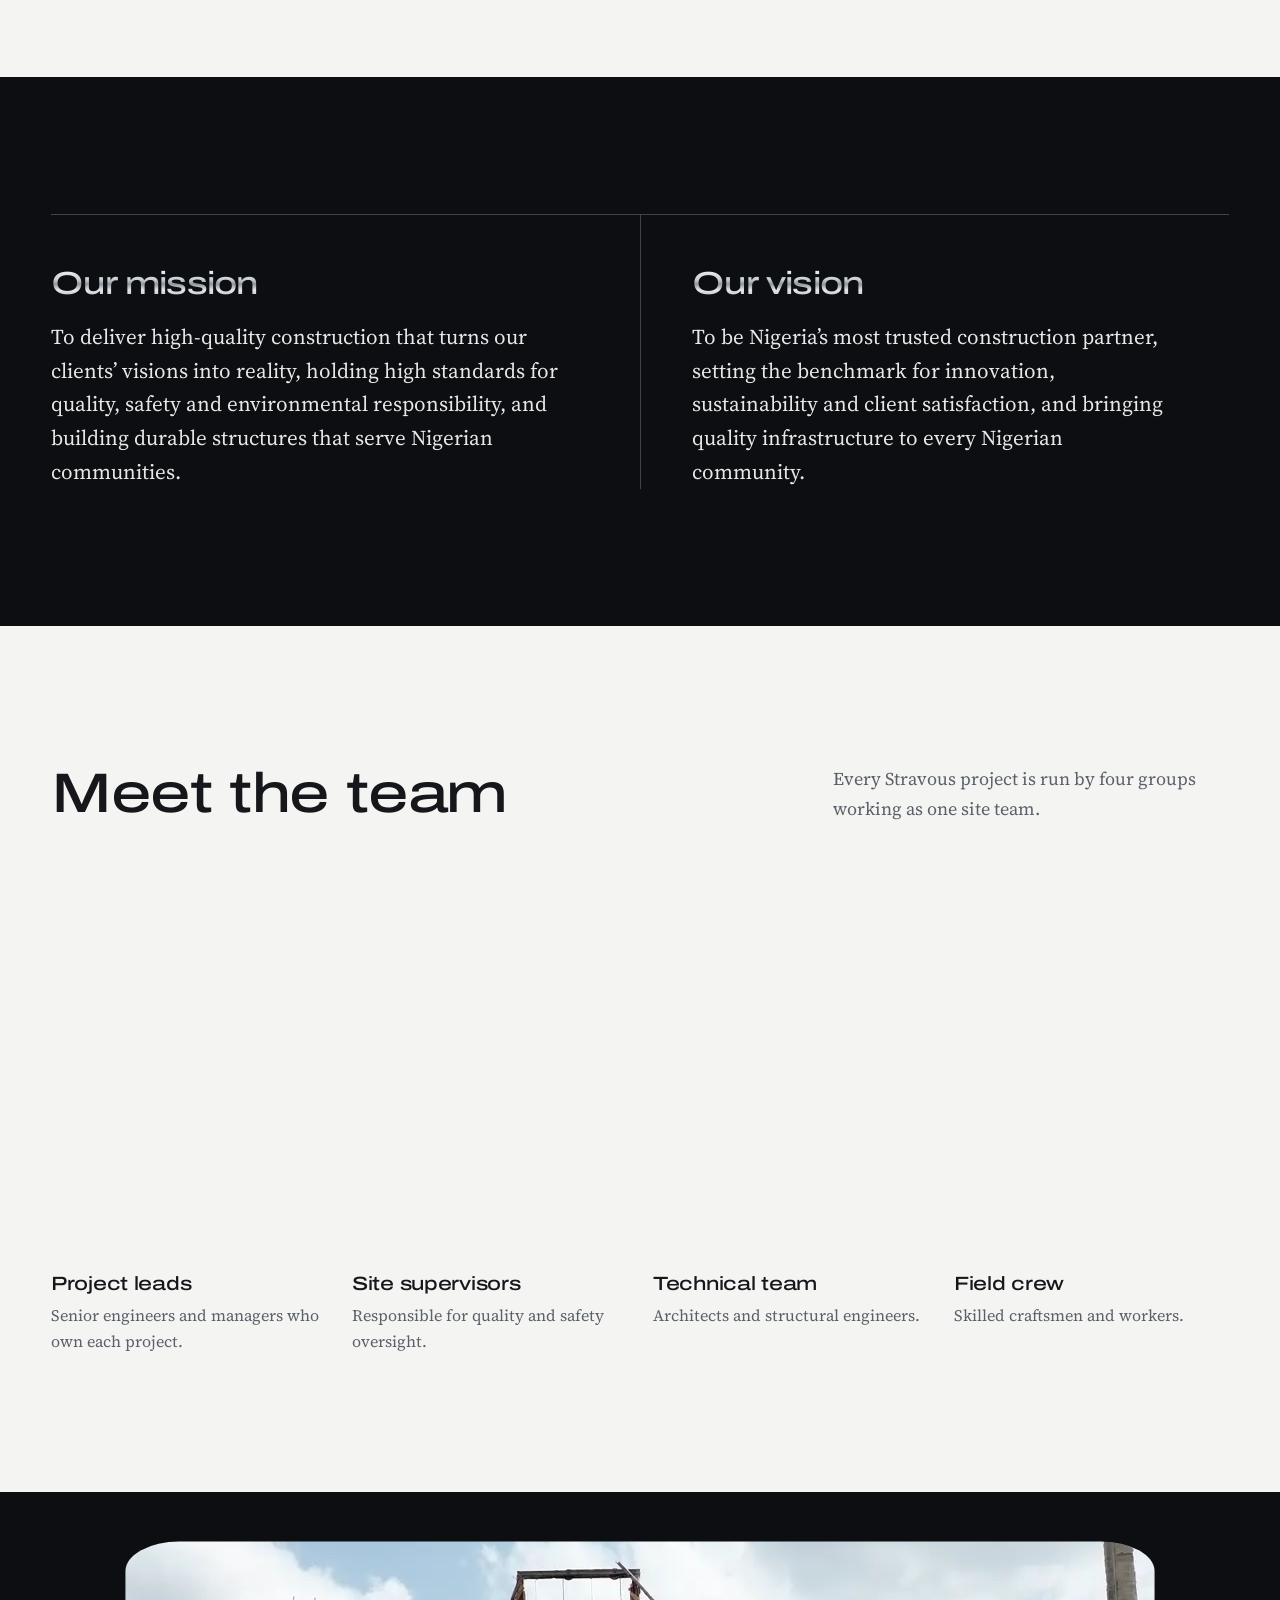
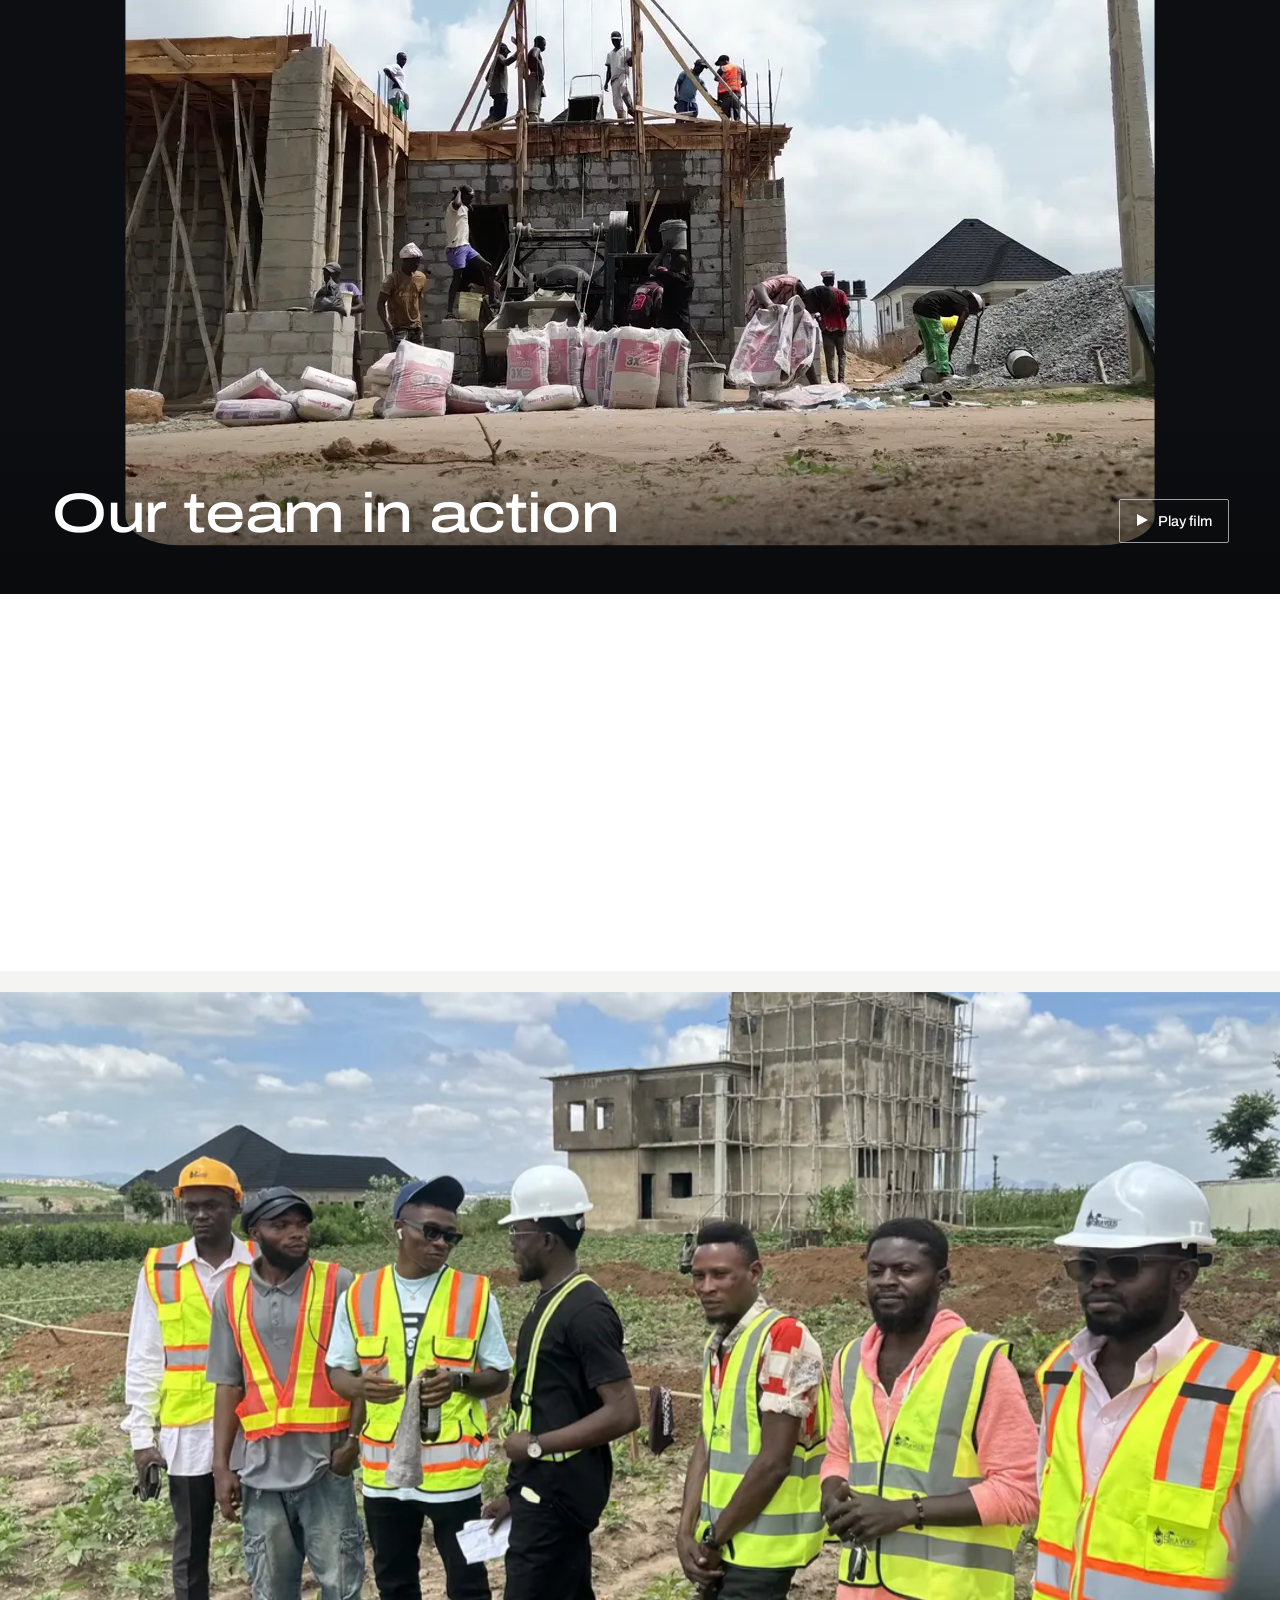
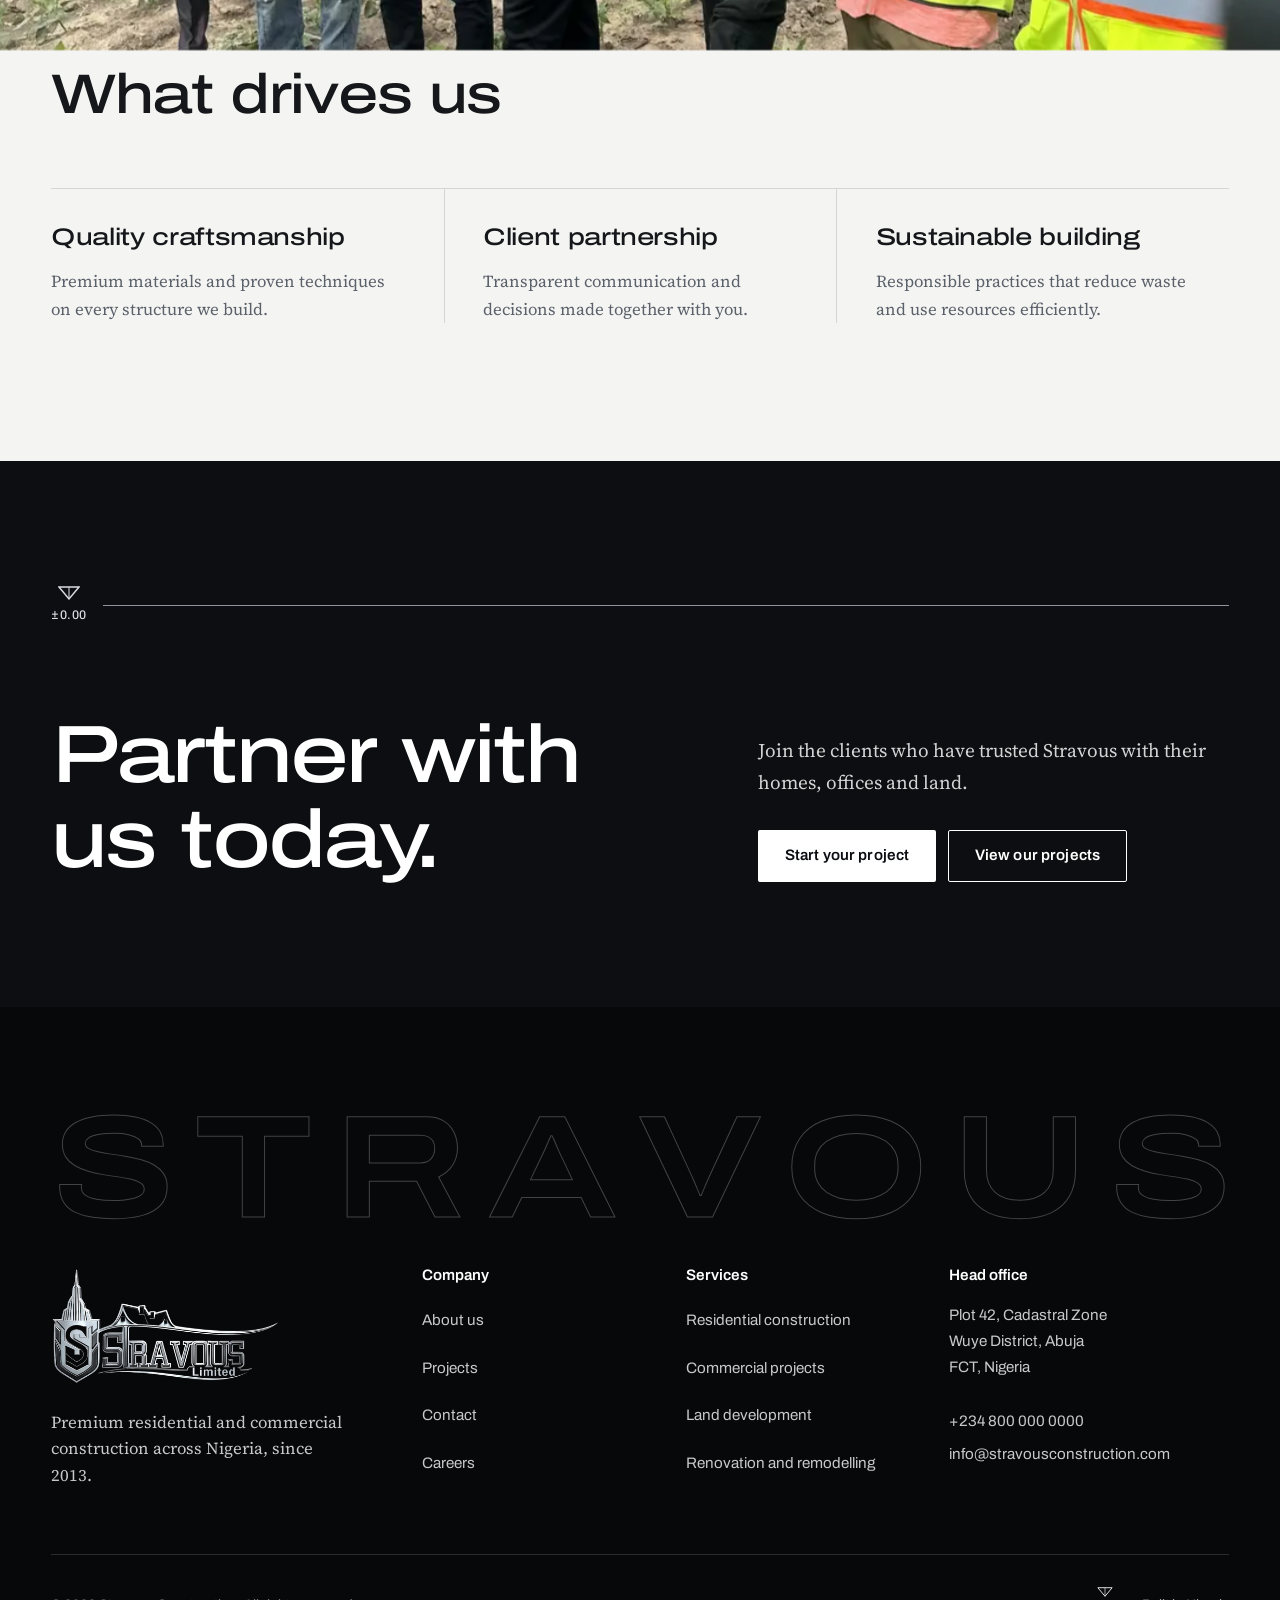
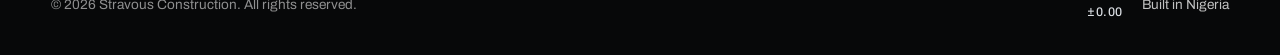
<file: about.html>
<!DOCTYPE html>
<html lang="en-NG">
<head>
<meta charset="utf-8">
<meta name="viewport" content="width=device-width, initial-scale=1">
<title>About us | Stravous Construction</title>
<meta name="description" content="Our story, mission, team and values. Stravous Construction has built across Nigeria since 2013.">
<meta property="og:title" content="About us | Stravous Construction">
<meta property="og:description" content="Our story, mission, team and values. Stravous Construction has built across Nigeria since 2013.">
<meta property="og:type" content="website">
<meta name="theme-color" content="#0C0E11">
<link rel="icon" href="assets/brand/favicon.ico" sizes="48x48">
<link rel="icon" href="assets/brand/favicon-32.png" type="image/png" sizes="32x32">
<link rel="apple-touch-icon" href="assets/brand/apple-touch-icon.png">
<link rel="manifest" href="assets/brand/site.webmanifest">
<meta property="og:image" content="assets/brand/logo.png">
<link rel="preload" href="assets/fonts/archivo-variable.woff2" as="font" type="font/woff2" crossorigin>
<link rel="preload" href="assets/brand/logo-440.webp" as="image">
<link rel="stylesheet" href="assets/css/stravous.css">
<script>(function(d){try{var t=localStorage.getItem('stravous-theme')||(matchMedia('(prefers-color-scheme: dark)').matches?'dark':'light');d.setAttribute('data-theme',t);}catch(e){}})(document.documentElement);</script>
<script>(function(d){d.classList.add('js');try{if(sessionStorage.getItem('stravous-intro')||matchMedia('(prefers-reduced-motion: reduce)').matches)d.classList.add('no-intro');}catch(e){}})(document.documentElement);</script>
</head>
<body>
<div class="intro-curtain" aria-hidden="true"><div class="intro-curtain__inner"><div class="intro-curtain__logo"><img src="assets/brand/logo-440.webp" alt="" width="440" height="224"></div><div class="intro-curtain__rule"></div></div></div>
<a class="skip-link" href="#main">Skip to content</a>
<header class="site-header">
  <div class="wrap">
    <a class="logo" href="index.html" aria-label="Stravous, home"><img src="assets/brand/logo-440.webp" alt="Stravous Limited" width="440" height="224"></a>
    <button class="theme-toggle header-toggle" type="button" data-theme-toggle aria-label="Switch to dark mode"><svg class="i-moon" viewBox="0 0 24 24" aria-hidden="true"><path d="M20 14.5A8 8 0 0 1 9.5 4a8 8 0 1 0 10.5 10.5z" fill="none" stroke="currentColor" stroke-width="1.6" stroke-linejoin="round"/></svg><svg class="i-sun" viewBox="0 0 24 24" aria-hidden="true"><circle cx="12" cy="12" r="4.2" fill="none" stroke="currentColor" stroke-width="1.6"/><path d="M12 2.5v2.2M12 19.3v2.2M2.5 12h2.2M19.3 12h2.2M5.3 5.3l1.6 1.6M17.1 17.1l1.6 1.6M5.3 18.7l1.6-1.6M17.1 6.9l1.6-1.6" stroke="currentColor" stroke-width="1.6" stroke-linecap="round"/></svg></button>
    <button class="menu-toggle" type="button" aria-expanded="false" aria-controls="site-nav" aria-label="Open menu"><span></span></button>
    <nav class="nav" id="site-nav" aria-label="Main">
      <ul>
        <li><a href="index.html">Home</a></li>
        <li><a href="about.html" aria-current="page">About</a></li>
        <li><a href="projects.html">Projects</a></li>
        <li><a href="contact.html">Contact</a></li>
      </ul>
      <div class="nav__tools">
        <button class="theme-toggle" type="button" data-theme-toggle aria-label="Switch to dark mode"><svg class="i-moon" viewBox="0 0 24 24" aria-hidden="true"><path d="M20 14.5A8 8 0 0 1 9.5 4a8 8 0 1 0 10.5 10.5z" fill="none" stroke="currentColor" stroke-width="1.6" stroke-linejoin="round"/></svg><svg class="i-sun" viewBox="0 0 24 24" aria-hidden="true"><circle cx="12" cy="12" r="4.2" fill="none" stroke="currentColor" stroke-width="1.6"/><path d="M12 2.5v2.2M12 19.3v2.2M2.5 12h2.2M19.3 12h2.2M5.3 5.3l1.6 1.6M17.1 17.1l1.6 1.6M5.3 18.7l1.6-1.6M17.1 6.9l1.6-1.6" stroke="currentColor" stroke-width="1.6" stroke-linecap="round"/></svg></button>
        <a class="btn btn--light" href="contact.html">Get a quote</a>
      </div>
    </nav>
  </div>
</header>
<main id="main">

<section class="page-head" aria-labelledby="page-title">
  <div class="page-head__media"><img src="assets/img/img-0670-1280.webp" srcset="assets/img/img-0670-640.webp 640w, assets/img/img-0670-1280.webp 1280w, assets/img/img-0670-1920.webp 1920w" sizes="100vw" width="1920" height="1440" decoding="async" alt="The Stravous team on site" fetchpriority="high"></div>
  <div class="wrap">
    <div class="datum" aria-hidden="true"><span class="datum__mark"><svg viewBox="0 0 22 14" aria-hidden="true"><path d="M1 1h20L11 13z" fill="none" stroke="currentColor" stroke-width="1.4"/><path d="M11 1v12" stroke="currentColor" stroke-width="1"/></svg><small>&plusmn;0.00</small></span><span class="datum__line"></span><span class="datum__place">Since 2013</span></div>
    <h1 id="page-title">About Stravous Construction</h1>
    <p>Building Nigeria’s future, one project at a time.</p>
  </div>
</section>

<section class="section" aria-labelledby="story-title">
  <div class="wrap split">
    <div class="split__text">
      <h2 id="story-title">From a small team of engineers to a trusted name.</h2>
      <p>Stravous Construction began as a small group of dedicated engineers. Since 2013 it has grown into one of Nigeria’s respected construction firms, with work that ranges from luxury residential estates to large commercial developments.</p>
      <p>What has not changed is how we work: quality craftsmanship, transparent processes and a commitment to every client we build for.</p>
      <dl class="commitments">
        <div><dt>Licensed and certified</dt><dd>Fully accredited professionals.</dd></div>
        <div><dt>On-time delivery</dt><dd>Consistent project timelines.</dd></div>
        <div><dt>Safety standards</dt><dd>No compromise on safety practice.</dd></div>
        <div><dt>Premium materials</dt><dd>Top-tier materials, properly sourced.</dd></div>
      </dl>
    </div>
    <div class="split__media">
      <img class="a" src="assets/img/img-0677-1920.webp" alt="Stravous team in discussion" loading="lazy">
      <img class="b" src="assets/img/img-0697-1920.webp" alt="Project planning on site" loading="lazy">
    </div>
  </div>
</section>

<section class="section section--green" aria-label="Mission and vision">
  <div class="wrap">
    <div class="mv">
      <article>
        <h2>Our mission</h2>
        <p>To deliver high-quality construction that turns our clients’ visions into reality, holding high standards for quality, safety and environmental responsibility, and building durable structures that serve Nigerian communities.</p>
      </article>
      <article>
        <h2>Our vision</h2>
        <p>To be Nigeria’s most trusted construction partner, setting the benchmark for innovation, sustainability and client satisfaction, and bringing quality infrastructure to every Nigerian community.</p>
      </article>
    </div>
  </div>
</section>

<section class="section" aria-labelledby="team-title">
  <div class="wrap">
    <div class="section-head">
      <h2 id="team-title">Meet the team</h2>
      <p>Every Stravous project is run by four groups working as one site team.</p>
    </div>
    <div class="team">
      <figure><div class="ph"><img src="assets/img/img-0770-1280.webp" srcset="assets/img/img-0770-640.webp 640w, assets/img/img-0770-1280.webp 1280w, assets/img/img-0770-1920.webp 1920w" sizes="(max-width: 900px) 50vw, 25vw" width="1920" height="1440" decoding="async" alt="Stravous project lead on site" loading="lazy"></div><h3>Project leads</h3><p>Senior engineers and managers who own each project.</p></figure>
      <figure><div class="ph"><img src="assets/img/img-0740-1280.webp" srcset="assets/img/img-0740-640.webp 640w, assets/img/img-0740-1280.webp 1280w, assets/img/img-0740-1920.webp 1920w" sizes="(max-width: 900px) 50vw, 25vw" width="1920" height="1440" decoding="async" alt="Stravous site supervisor" loading="lazy"></div><h3>Site supervisors</h3><p>Responsible for quality and safety oversight.</p></figure>
      <figure><div class="ph"><img src="assets/img/img-0704-1280.webp" srcset="assets/img/img-0704-640.webp 640w, assets/img/img-0704-1280.webp 1280w, assets/img/img-0704-1920.webp 1920w" sizes="(max-width: 760px) 100vw, 50vw" width="1920" height="1440" decoding="async" alt="Stravous technical team" loading="lazy"></div><h3>Technical team</h3><p>Architects and structural engineers.</p></figure>
      <figure><div class="ph"><img src="assets/img/img-0717-1280.webp" srcset="assets/img/img-0717-640.webp 640w, assets/img/img-0717-1280.webp 1280w, assets/img/img-0717-1920.webp 1920w" sizes="(max-width: 900px) 50vw, 25vw" width="1920" height="1440" decoding="async" alt="Stravous field crew at work" loading="lazy"></div><h3>Field crew</h3><p>Skilled craftsmen and workers.</p></figure>
    </div>
  </div>
</section>

<section class="film" aria-labelledby="film-title">
  <video id="team-film" autoplay muted loop playsinline preload="none" poster="assets/video/dji-0400-poster.webp" data-src="assets/video/dji-0400"></video>
  <div class="film__caption">
    <div class="wrap">
      <h2 id="film-title">Our team in action</h2>
      <button class="film-toggle" type="button" data-film-toggle="team-film"><i></i><span>Pause film</span></button>
    </div>
  </div>
</section>

<section class="section--tight section--white" aria-label="Behind the scenes photos">
  <div class="wrap">
    <div class="strip" data-gallery="behind">
      <button type="button" data-full="assets/img/img-0687-1920.webp"><img src="assets/img/img-0687-1280.webp" srcset="assets/img/img-0687-640.webp 640w, assets/img/img-0687-1280.webp 1280w, assets/img/img-0687-1920.webp 1920w" sizes="(max-width: 760px) 50vw, 25vw" width="1920" height="1440" decoding="async" alt="The team" loading="lazy"></button>
      <button type="button" data-full="assets/img/img-0677-1920.webp"><img src="assets/img/img-0677-1280.webp" srcset="assets/img/img-0677-640.webp 640w, assets/img/img-0677-1280.webp 1280w, assets/img/img-0677-1920.webp 1920w" sizes="(max-width: 900px) 50vw, 25vw" width="1920" height="1440" decoding="async" alt="Team discussion" loading="lazy"></button>
      <button type="button" data-full="assets/img/img-0691-1920.webp"><img src="assets/img/img-0691-1280.webp" srcset="assets/img/img-0691-640.webp 640w, assets/img/img-0691-1280.webp 1280w, assets/img/img-0691-1920.webp 1920w" sizes="(max-width: 900px) 50vw, 25vw" width="1920" height="1440" decoding="async" alt="Survey" loading="lazy"></button>
      <button type="button" data-full="assets/img/img-0697-1920.webp"><img src="assets/img/img-0697-1280.webp" srcset="assets/img/img-0697-640.webp 640w, assets/img/img-0697-1280.webp 1280w, assets/img/img-0697-1920.webp 1920w" sizes="(max-width: 760px) 100vw, 50vw" width="1920" height="1440" decoding="async" alt="Planning" loading="lazy"></button>
      <button type="button" data-full="assets/img/img-0706-1920.webp"><img src="assets/img/img-0706-1280.webp" srcset="assets/img/img-0706-640.webp 640w, assets/img/img-0706-1280.webp 1280w, assets/img/img-0706-1920.webp 1920w" sizes="(max-width: 760px) 100vw, 50vw" width="1920" height="1440" decoding="async" alt="Build" loading="lazy"></button>
      <button type="button" data-full="assets/img/img-0714-1920.webp"><img src="assets/img/img-0714-1280.webp" srcset="assets/img/img-0714-640.webp 640w, assets/img/img-0714-1280.webp 1280w, assets/img/img-0714-1920.webp 1920w" sizes="(max-width: 760px) 100vw, 50vw" width="1920" height="1440" decoding="async" alt="Structure" loading="lazy"></button>
    </div>
  </div>
</section>

<section class="band" aria-hidden="true">
  <img src="assets/img/img-0689-1280.webp" srcset="assets/img/img-0689-640.webp 640w, assets/img/img-0689-1280.webp 1280w, assets/img/img-0689-1920.webp 1920w" sizes="100vw" width="1920" height="1440" decoding="async" alt="" loading="lazy">
</section>

<section class="section" aria-labelledby="values-title">
  <div class="wrap">
    <div class="section-head">
      <h2 id="values-title">What drives us</h2>
    </div>
    <div class="values">
      <article><h3>Quality craftsmanship</h3><p>Premium materials and proven techniques on every structure we build.</p></article>
      <article><h3>Client partnership</h3><p>Transparent communication and decisions made together with you.</p></article>
      <article><h3>Sustainable building</h3><p>Responsible practices that reduce waste and use resources efficiently.</p></article>
    </div>
  </div>
</section>

<section class="cta" aria-labelledby="cta-title">
  <div class="wrap">
    <div class="datum" aria-hidden="true"><span class="datum__mark"><svg viewBox="0 0 22 14" aria-hidden="true"><path d="M1 1h20L11 13z" fill="none" stroke="currentColor" stroke-width="1.4"/><path d="M11 1v12" stroke="currentColor" stroke-width="1"/></svg><small>&plusmn;0.00</small></span><span class="datum__line"></span></div>
    <h2 id="cta-title">Partner with us today.</h2>
    <div>
      <p>Join the clients who have trusted Stravous with their homes, offices and land.</p>
      <div class="btn-row">
        <a class="btn btn--light" href="contact.html">Start your project</a>
        <a class="btn btn--line" href="projects.html">View our projects</a>
      </div>
    </div>
  </div>
</section>

</main>
<footer class="site-footer">
  <div class="wrap">
    <div class="footer-mark" aria-hidden="true"><span style="--i:0">S</span><span style="--i:1">T</span><span style="--i:2">R</span><span style="--i:3">A</span><span style="--i:4">V</span><span style="--i:5">O</span><span style="--i:6">U</span><span style="--i:7">S</span></div>
    <div class="footer-top">
      <div>
        <a class="logo" href="index.html" aria-label="Stravous, home"><img src="assets/brand/logo-440.webp" alt="Stravous Limited" width="440" height="224"></a>
        <p class="footer-about">Premium residential and commercial construction across Nigeria, since 2013.</p>
      </div>
      <div>
        <h4>Company</h4>
        <ul>
          <li><a href="about.html">About us</a></li>
          <li><a href="projects.html">Projects</a></li>
          <li><a href="contact.html">Contact</a></li>
          <li><a href="mailto:careers@stravousconstruction.com">Careers</a></li>
        </ul>
      </div>
      <div>
        <h4>Services</h4>
        <ul>
          <li><a href="index.html#services">Residential construction</a></li>
          <li><a href="index.html#services">Commercial projects</a></li>
          <li><a href="index.html#services">Land development</a></li>
          <li><a href="contact.html">Renovation and remodelling</a></li>
        </ul>
      </div>
      <div>
        <h4>Head office</h4>
        <address>
          Plot 42, Cadastral Zone<br>Wuye District, Abuja<br>FCT, Nigeria<br><br>
          <a href="tel:+2348000000000">+234 800 000 0000</a><br>
          <a href="mailto:info@stravousconstruction.com">info@stravousconstruction.com</a>
        </address>
      </div>
    </div>
    <div class="footer-bottom">
      <span>&copy; <span data-year>2026</span> Stravous Construction. All rights reserved.</span>
      <div class="datum" aria-hidden="true"><span class="datum__mark"><svg viewBox="0 0 22 14" aria-hidden="true"><path d="M1 1h20L11 13z" fill="none" stroke="currentColor" stroke-width="1.4"/><path d="M11 1v12" stroke="currentColor" stroke-width="1"/></svg><small>&plusmn;0.00</small></span><span class="datum__line"></span><span class="datum__place">Built in Nigeria</span></div>
    </div>
  </div>
</footer>
<script src="assets/js/lenis.min.js"></script>
<script src="assets/js/stravous.js"></script>
</body>
</html>
</file>
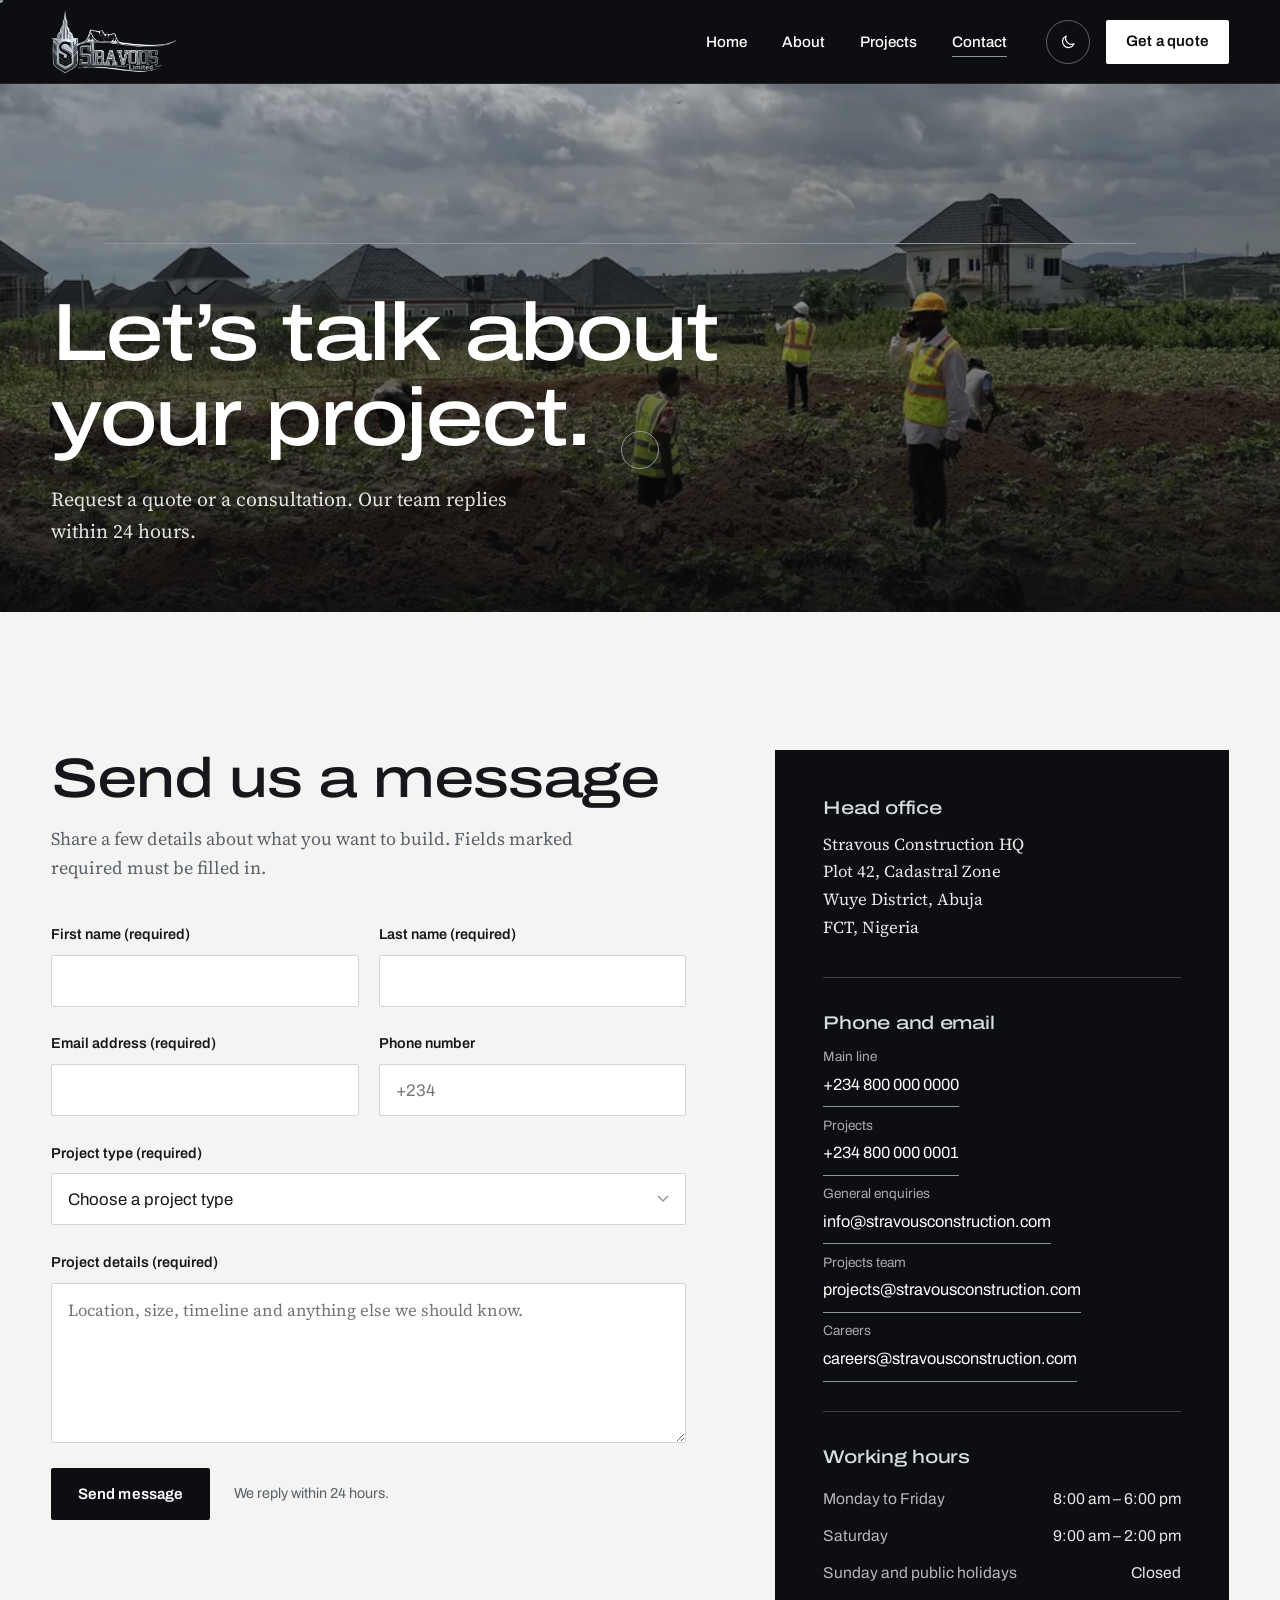
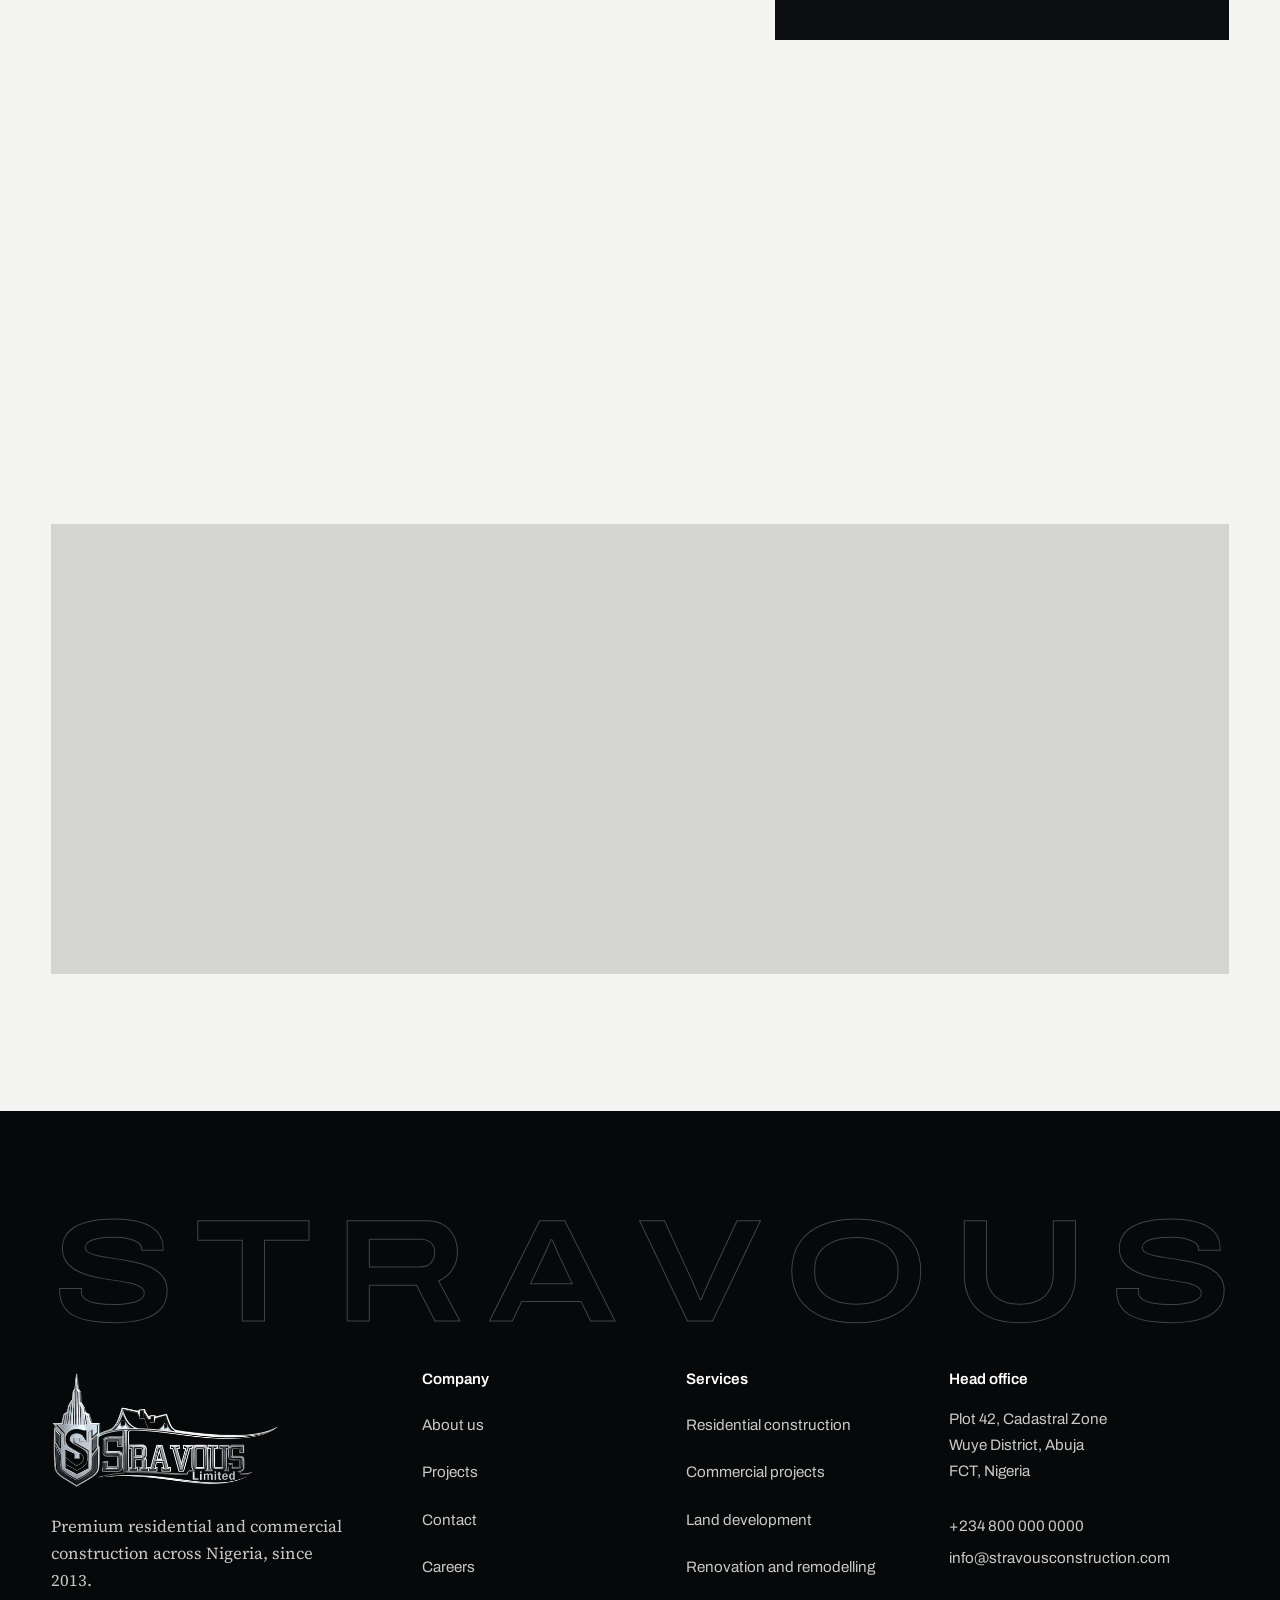
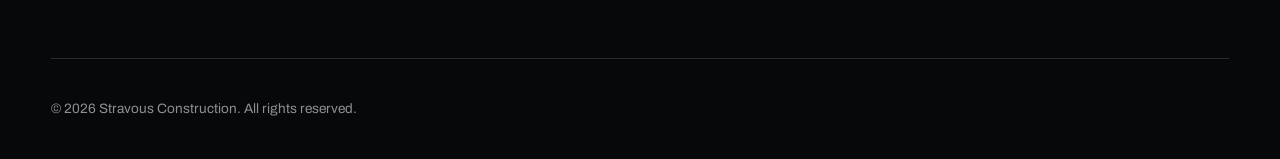
<file: contact.html>
<!DOCTYPE html>
<html lang="en-NG">
<head>
<meta charset="utf-8">
<meta name="viewport" content="width=device-width, initial-scale=1">
<title>Contact us | Stravous Construction</title>
<meta name="description" content="Request a quote or consultation from Stravous Construction, Wuye District, Abuja. We reply within 24 hours.">
<meta property="og:title" content="Contact us | Stravous Construction">
<meta property="og:description" content="Request a quote or consultation from Stravous Construction, Wuye District, Abuja. We reply within 24 hours.">
<meta property="og:type" content="website">
<meta name="theme-color" content="#0C0E11">
<link rel="icon" href="assets/brand/favicon.ico" sizes="48x48">
<link rel="icon" href="assets/brand/favicon-32.png" type="image/png" sizes="32x32">
<link rel="apple-touch-icon" href="assets/brand/apple-touch-icon.png">
<link rel="manifest" href="assets/brand/site.webmanifest">
<meta property="og:image" content="assets/brand/logo.png">
<link rel="preload" href="assets/fonts/archivo-variable.woff2" as="font" type="font/woff2" crossorigin>
<link rel="preload" href="assets/brand/logo-440.webp" as="image">
<link rel="stylesheet" href="assets/css/stravous.css">
<script>(function(d){try{var t=localStorage.getItem('stravous-theme')||(matchMedia('(prefers-color-scheme: dark)').matches?'dark':'light');d.setAttribute('data-theme',t);}catch(e){}})(document.documentElement);</script>
<script>(function(d){d.classList.add('js');try{if(sessionStorage.getItem('stravous-intro')||matchMedia('(prefers-reduced-motion: reduce)').matches)d.classList.add('no-intro');}catch(e){}})(document.documentElement);</script>
</head>
<body>
<div class="intro-curtain" aria-hidden="true"><div class="intro-curtain__inner"><div class="intro-curtain__logo"><img src="assets/brand/logo-440.webp" alt="" width="440" height="224"></div><div class="intro-curtain__rule"></div></div></div>
<a class="skip-link" href="#main">Skip to content</a>
<header class="site-header">
  <div class="wrap">
    <a class="logo" href="index.html" aria-label="Stravous, home"><img src="assets/brand/logo-440.webp" alt="Stravous Limited" width="440" height="224"></a>
    <button class="theme-toggle header-toggle" type="button" data-theme-toggle aria-label="Switch to dark mode"><svg class="i-moon" viewBox="0 0 24 24" aria-hidden="true"><path d="M20 14.5A8 8 0 0 1 9.5 4a8 8 0 1 0 10.5 10.5z" fill="none" stroke="currentColor" stroke-width="1.6" stroke-linejoin="round"/></svg><svg class="i-sun" viewBox="0 0 24 24" aria-hidden="true"><circle cx="12" cy="12" r="4.2" fill="none" stroke="currentColor" stroke-width="1.6"/><path d="M12 2.5v2.2M12 19.3v2.2M2.5 12h2.2M19.3 12h2.2M5.3 5.3l1.6 1.6M17.1 17.1l1.6 1.6M5.3 18.7l1.6-1.6M17.1 6.9l1.6-1.6" stroke="currentColor" stroke-width="1.6" stroke-linecap="round"/></svg></button>
    <button class="menu-toggle" type="button" aria-expanded="false" aria-controls="site-nav" aria-label="Open menu"><span></span></button>
    <nav class="nav" id="site-nav" aria-label="Main">
      <ul>
        <li><a href="index.html">Home</a></li>
        <li><a href="about.html">About</a></li>
        <li><a href="projects.html">Projects</a></li>
        <li><a href="contact.html" aria-current="page">Contact</a></li>
      </ul>
      <div class="nav__tools">
        <button class="theme-toggle" type="button" data-theme-toggle aria-label="Switch to dark mode"><svg class="i-moon" viewBox="0 0 24 24" aria-hidden="true"><path d="M20 14.5A8 8 0 0 1 9.5 4a8 8 0 1 0 10.5 10.5z" fill="none" stroke="currentColor" stroke-width="1.6" stroke-linejoin="round"/></svg><svg class="i-sun" viewBox="0 0 24 24" aria-hidden="true"><circle cx="12" cy="12" r="4.2" fill="none" stroke="currentColor" stroke-width="1.6"/><path d="M12 2.5v2.2M12 19.3v2.2M2.5 12h2.2M19.3 12h2.2M5.3 5.3l1.6 1.6M17.1 17.1l1.6 1.6M5.3 18.7l1.6-1.6M17.1 6.9l1.6-1.6" stroke="currentColor" stroke-width="1.6" stroke-linecap="round"/></svg></button>
        <a class="btn btn--light" href="contact.html">Get a quote</a>
      </div>
    </nav>
  </div>
</header>
<main id="main">

<section class="page-head" aria-labelledby="page-title">
  <div class="page-head__media"><img src="assets/img/img-0668-1280.webp" srcset="assets/img/img-0668-640.webp 640w, assets/img/img-0668-1280.webp 1280w, assets/img/img-0668-1920.webp 1920w" sizes="100vw" width="1920" height="1440" decoding="async" alt="A Stravous construction site" fetchpriority="high"></div>
  <div class="wrap">
    <div class="datum" aria-hidden="true"><span class="datum__mark"><svg viewBox="0 0 22 14" aria-hidden="true"><path d="M1 1h20L11 13z" fill="none" stroke="currentColor" stroke-width="1.4"/><path d="M11 1v12" stroke="currentColor" stroke-width="1"/></svg><small>&plusmn;0.00</small></span><span class="datum__line"></span><span class="datum__place">Wuye, Abuja</span></div>
    <h1 id="page-title">Let’s talk about your project.</h1>
    <p>Request a quote or a consultation. Our team replies within 24 hours.</p>
  </div>
</section>

<section class="section" aria-labelledby="form-title">
  <div class="wrap contact">
    <div>
      <h2 id="form-title">Send us a message</h2>
      <p class="contact__lead">Share a few details about what you want to build. Fields marked required must be filled in.</p>

      <form class="form" name="contact" method="POST" data-netlify="true" netlify-honeypot="company" data-contact novalidate>
        <input type="hidden" name="form-name" value="contact">
        <p class="hidden-field"><label>Leave this empty <input name="company" tabindex="-1" autocomplete="off"></label></p>

        <div class="field">
          <label for="first-name">First name (required)</label>
          <input id="first-name" name="first-name" type="text" autocomplete="given-name" required aria-describedby="first-name-err">
          <span class="err" id="first-name-err">Enter your first name.</span>
        </div>
        <div class="field">
          <label for="last-name">Last name (required)</label>
          <input id="last-name" name="last-name" type="text" autocomplete="family-name" required aria-describedby="last-name-err">
          <span class="err" id="last-name-err">Enter your last name.</span>
        </div>
        <div class="field">
          <label for="email">Email address (required)</label>
          <input id="email" name="email" type="email" autocomplete="email" required aria-describedby="email-err">
          <span class="err" id="email-err">Enter an email address like name@example.com.</span>
        </div>
        <div class="field">
          <label for="phone">Phone number</label>
          <input id="phone" name="phone" type="tel" autocomplete="tel" placeholder="+234">
        </div>
        <div class="field full">
          <label for="project-type">Project type (required)</label>
          <select id="project-type" name="project-type" required aria-describedby="project-type-err">
            <option value="">Choose a project type</option>
            <option>Residential construction</option>
            <option>Commercial construction</option>
            <option>Land development</option>
            <option>Renovation and remodelling</option>
            <option>Project consultation</option>
            <option>Other</option>
          </select>
          <span class="err" id="project-type-err">Choose a project type.</span>
        </div>
        <div class="field full">
          <label for="details">Project details (required)</label>
          <textarea id="details" name="details" required aria-describedby="details-err" placeholder="Location, size, timeline and anything else we should know."></textarea>
          <span class="err" id="details-err">Tell us a little about your project.</span>
        </div>
        <div class="full form__foot">
          <button class="btn btn--solid" type="submit">Send message</button>
          <span class="form__note">We reply within 24 hours.</span>
        </div>
        <p class="form-status" role="status" aria-live="polite"></p>
      </form>
    </div>

    <aside class="details" aria-label="Contact details">
      <section>
        <h3>Head office</h3>
        <p>Stravous Construction HQ<br>Plot 42, Cadastral Zone<br>Wuye District, Abuja<br>FCT, Nigeria</p>
      </section>
      <section>
        <h3>Phone and email</h3>
        <dl>
          <div><dt>Main line</dt><dd><a href="tel:+2348000000000">+234 800 000 0000</a></dd></div>
          <div><dt>Projects</dt><dd><a href="tel:+2348000000001">+234 800 000 0001</a></dd></div>
          <div><dt>General enquiries</dt><dd><a href="mailto:info@stravousconstruction.com">info@stravousconstruction.com</a></dd></div>
          <div><dt>Projects team</dt><dd><a href="mailto:projects@stravousconstruction.com">projects@stravousconstruction.com</a></dd></div>
          <div><dt>Careers</dt><dd><a href="mailto:careers@stravousconstruction.com">careers@stravousconstruction.com</a></dd></div>
        </dl>
      </section>
      <section>
        <h3>Working hours</h3>
        <ul>
          <li><span>Monday to Friday</span><span>8:00 am – 6:00 pm</span></li>
          <li><span>Saturday</span><span>9:00 am – 2:00 pm</span></li>
          <li><span>Sunday and public holidays</span><span>Closed</span></li>
        </ul>
      </section>
    </aside>
  </div>

  <div class="wrap">
    <div class="strip strip--4" data-gallery="contact">
      <button type="button" data-full="assets/img/img-0770-1920.webp"><img src="assets/img/img-0770-1280.webp" srcset="assets/img/img-0770-640.webp 640w, assets/img/img-0770-1280.webp 1280w, assets/img/img-0770-1920.webp 1920w" sizes="(max-width: 760px) 50vw, 25vw" width="1920" height="1440" decoding="async" alt="Stravous project lead on site" loading="lazy"></button>
      <button type="button" data-full="assets/img/img-0740-1920.webp"><img src="assets/img/img-0740-1280.webp" srcset="assets/img/img-0740-640.webp 640w, assets/img/img-0740-1280.webp 1280w, assets/img/img-0740-1920.webp 1920w" sizes="(max-width: 760px) 50vw, 25vw" width="1920" height="1440" decoding="async" alt="Stravous site supervisor" loading="lazy"></button>
      <button type="button" data-full="assets/img/img-0710-1920.webp"><img src="assets/img/img-0710-1280.webp" srcset="assets/img/img-0710-640.webp 640w, assets/img/img-0710-1280.webp 1280w, assets/img/img-0710-1920.webp 1920w" sizes="(max-width: 760px) 100vw, 50vw" width="1920" height="1440" decoding="async" alt="Stravous construction site" loading="lazy"></button>
      <button type="button" data-full="assets/img/img-0784-1920.webp"><img src="assets/img/img-0784-1280.webp" srcset="assets/img/img-0784-640.webp 640w, assets/img/img-0784-1280.webp 1280w, assets/img/img-0784-1920.webp 1920w" sizes="(max-width: 760px) 100vw, 50vw" width="1920" height="1440" decoding="async" alt="Stravous construction site" loading="lazy"></button>
    </div>
  </div>

  <div class="wrap">
    <div class="map">
      <iframe title="Map showing Wuye District, Abuja" loading="lazy" referrerpolicy="no-referrer-when-downgrade"
        src="https://www.google.com/maps?q=Wuye+District,+Abuja,+Nigeria&z=14&output=embed"></iframe>
    </div>
  </div>
</section>

</main>
<footer class="site-footer">
  <div class="wrap">
    <div class="footer-mark" aria-hidden="true"><span style="--i:0">S</span><span style="--i:1">T</span><span style="--i:2">R</span><span style="--i:3">A</span><span style="--i:4">V</span><span style="--i:5">O</span><span style="--i:6">U</span><span style="--i:7">S</span></div>
    <div class="footer-top">
      <div>
        <a class="logo" href="index.html" aria-label="Stravous, home"><img src="assets/brand/logo-440.webp" alt="Stravous Limited" width="440" height="224"></a>
        <p class="footer-about">Premium residential and commercial construction across Nigeria, since 2013.</p>
      </div>
      <div>
        <h4>Company</h4>
        <ul>
          <li><a href="about.html">About us</a></li>
          <li><a href="projects.html">Projects</a></li>
          <li><a href="contact.html">Contact</a></li>
          <li><a href="mailto:careers@stravousconstruction.com">Careers</a></li>
        </ul>
      </div>
      <div>
        <h4>Services</h4>
        <ul>
          <li><a href="index.html#services">Residential construction</a></li>
          <li><a href="index.html#services">Commercial projects</a></li>
          <li><a href="index.html#services">Land development</a></li>
          <li><a href="contact.html">Renovation and remodelling</a></li>
        </ul>
      </div>
      <div>
        <h4>Head office</h4>
        <address>
          Plot 42, Cadastral Zone<br>Wuye District, Abuja<br>FCT, Nigeria<br><br>
          <a href="tel:+2348000000000">+234 800 000 0000</a><br>
          <a href="mailto:info@stravousconstruction.com">info@stravousconstruction.com</a>
        </address>
      </div>
    </div>
    <div class="footer-bottom">
      <span>&copy; <span data-year>2026</span> Stravous Construction. All rights reserved.</span>
      <div class="datum" aria-hidden="true"><span class="datum__mark"><svg viewBox="0 0 22 14" aria-hidden="true"><path d="M1 1h20L11 13z" fill="none" stroke="currentColor" stroke-width="1.4"/><path d="M11 1v12" stroke="currentColor" stroke-width="1"/></svg><small>&plusmn;0.00</small></span><span class="datum__line"></span><span class="datum__place">Built in Nigeria</span></div>
    </div>
  </div>
</footer>
<script src="assets/js/lenis.min.js"></script>
<script src="assets/js/stravous.js"></script>
</body>
</html>
</file>
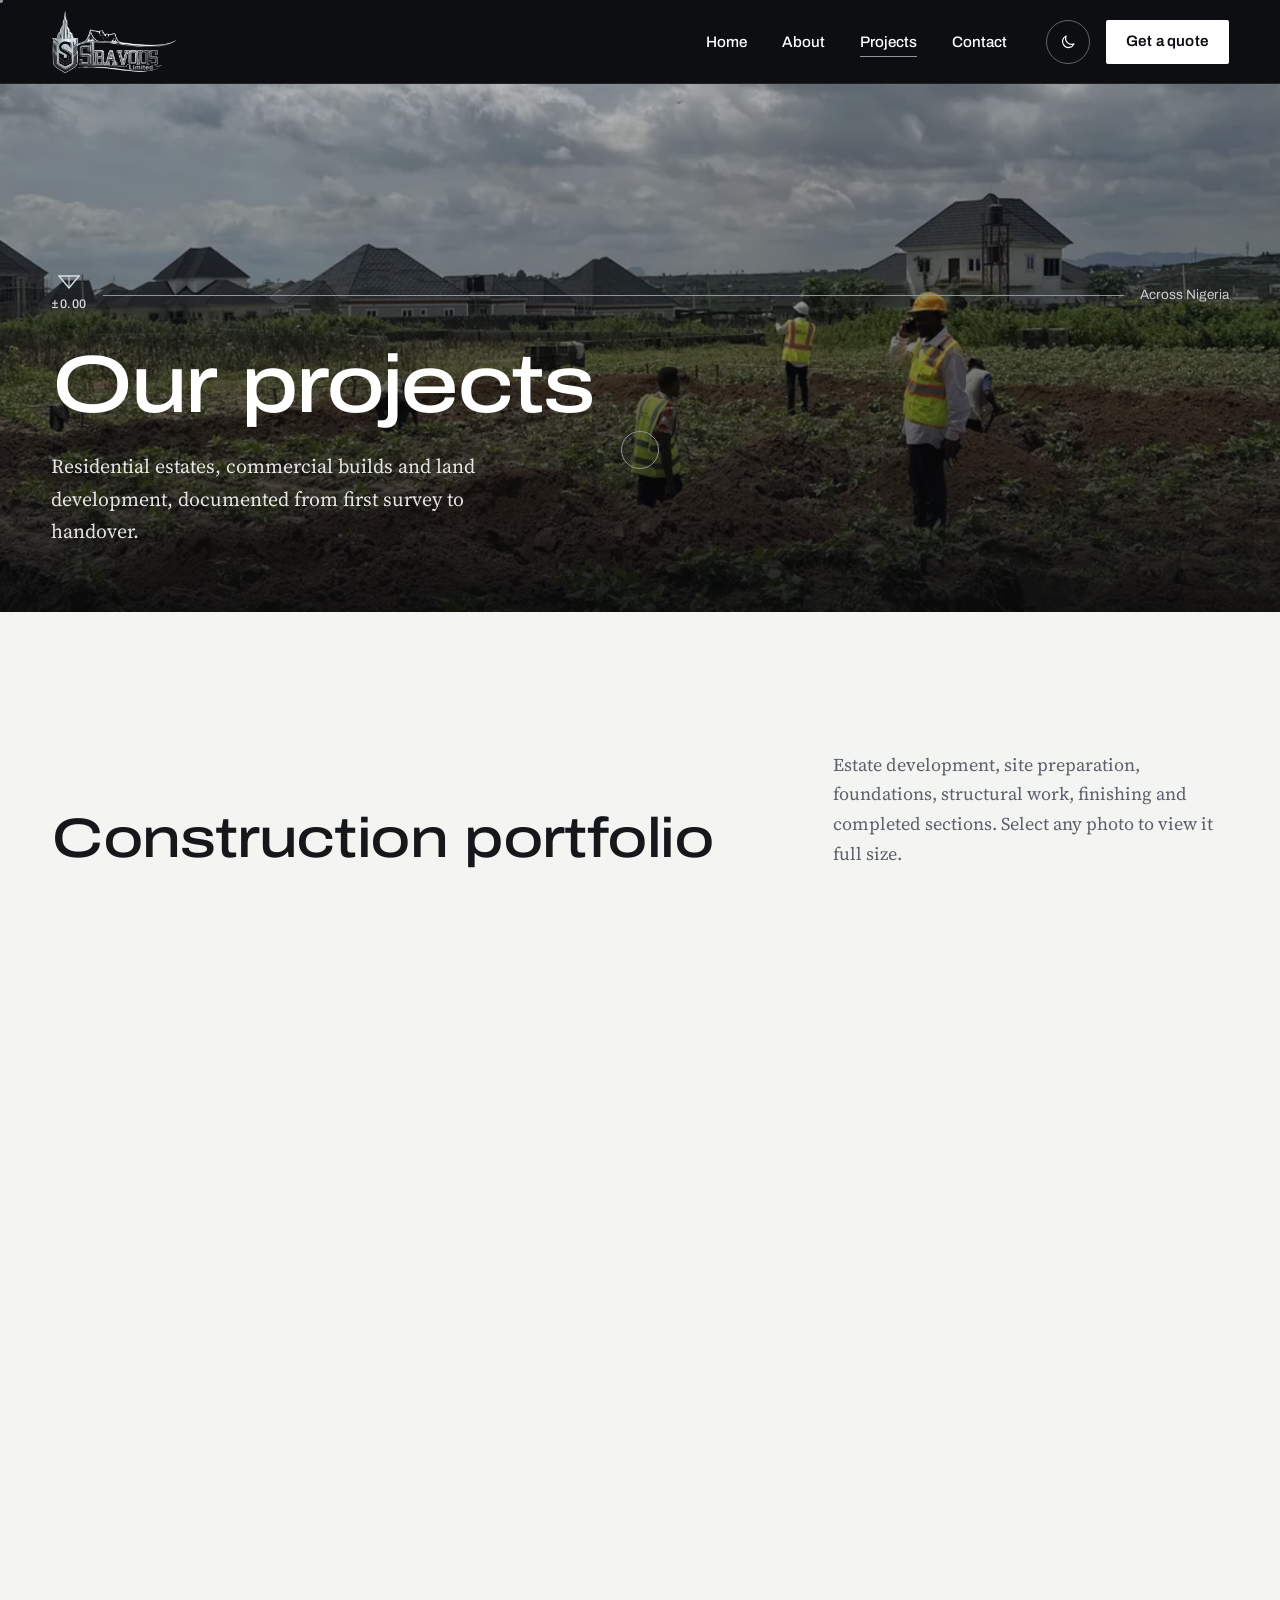
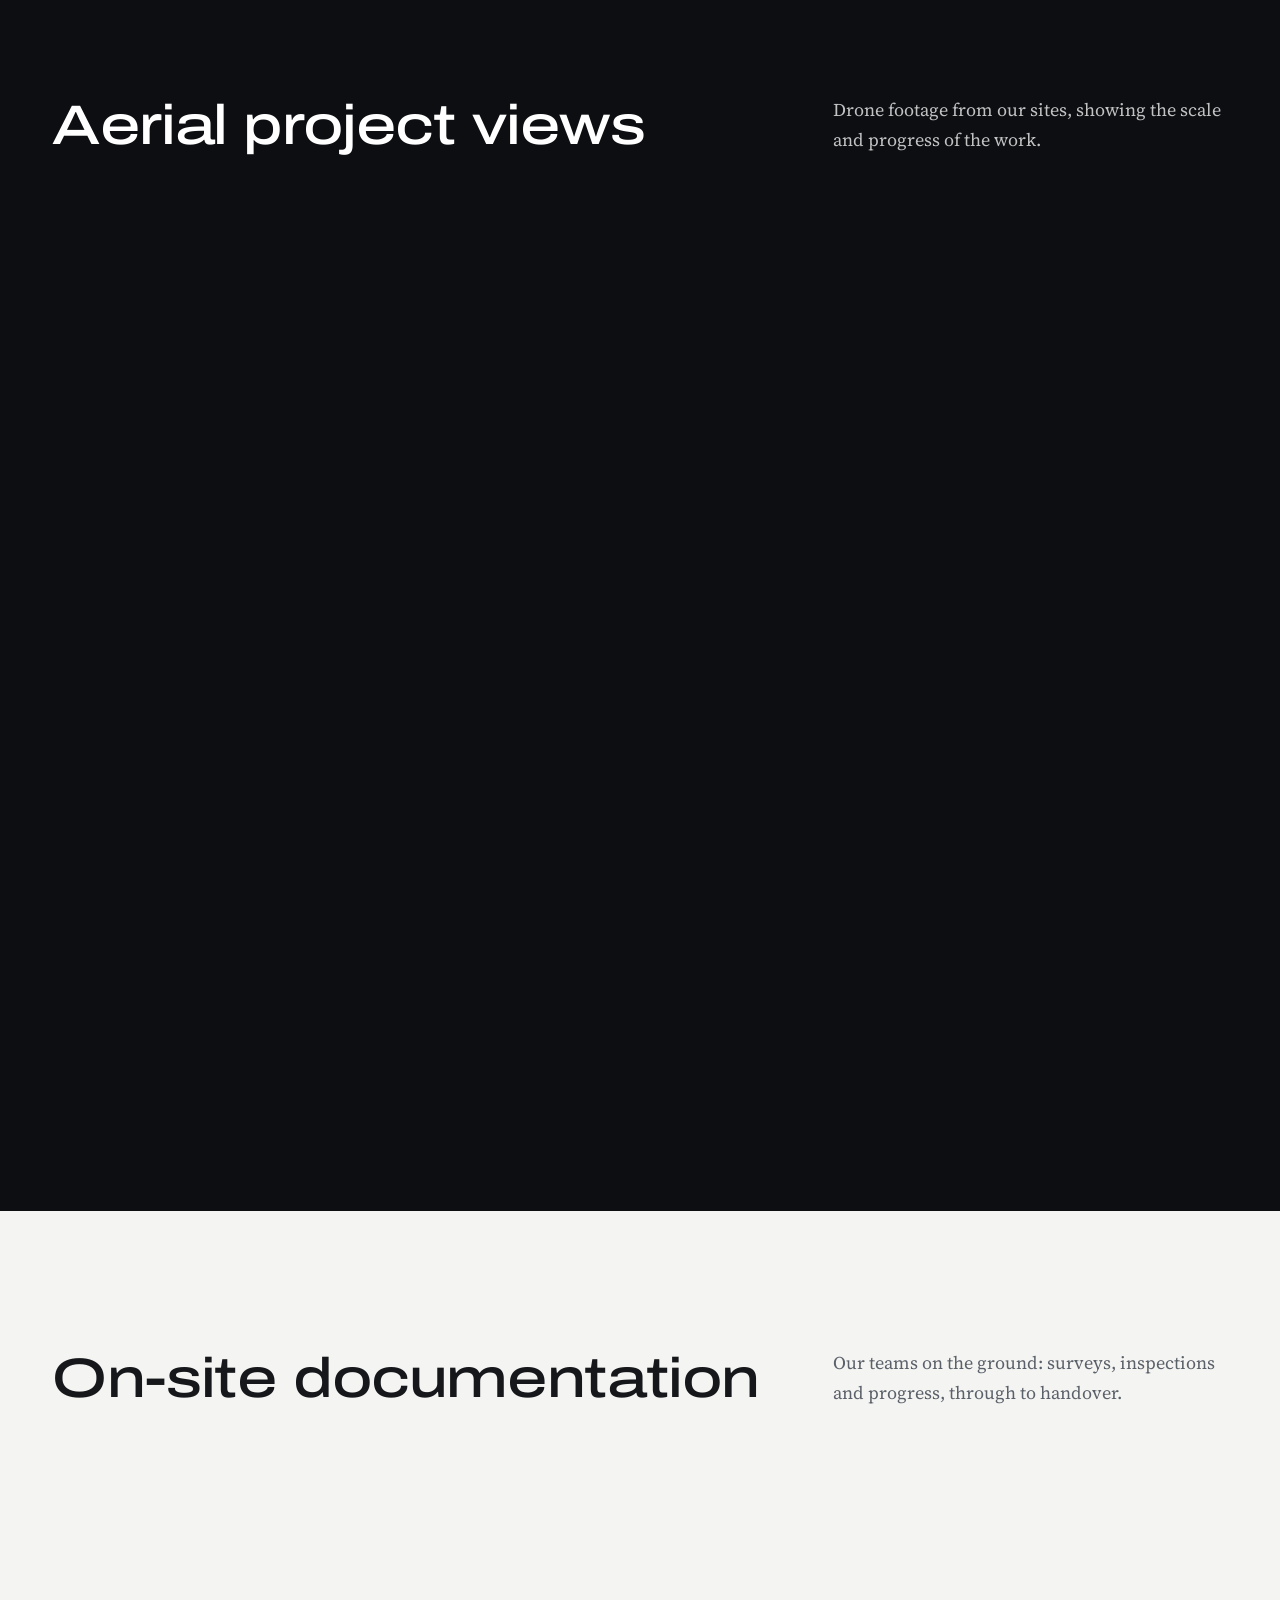
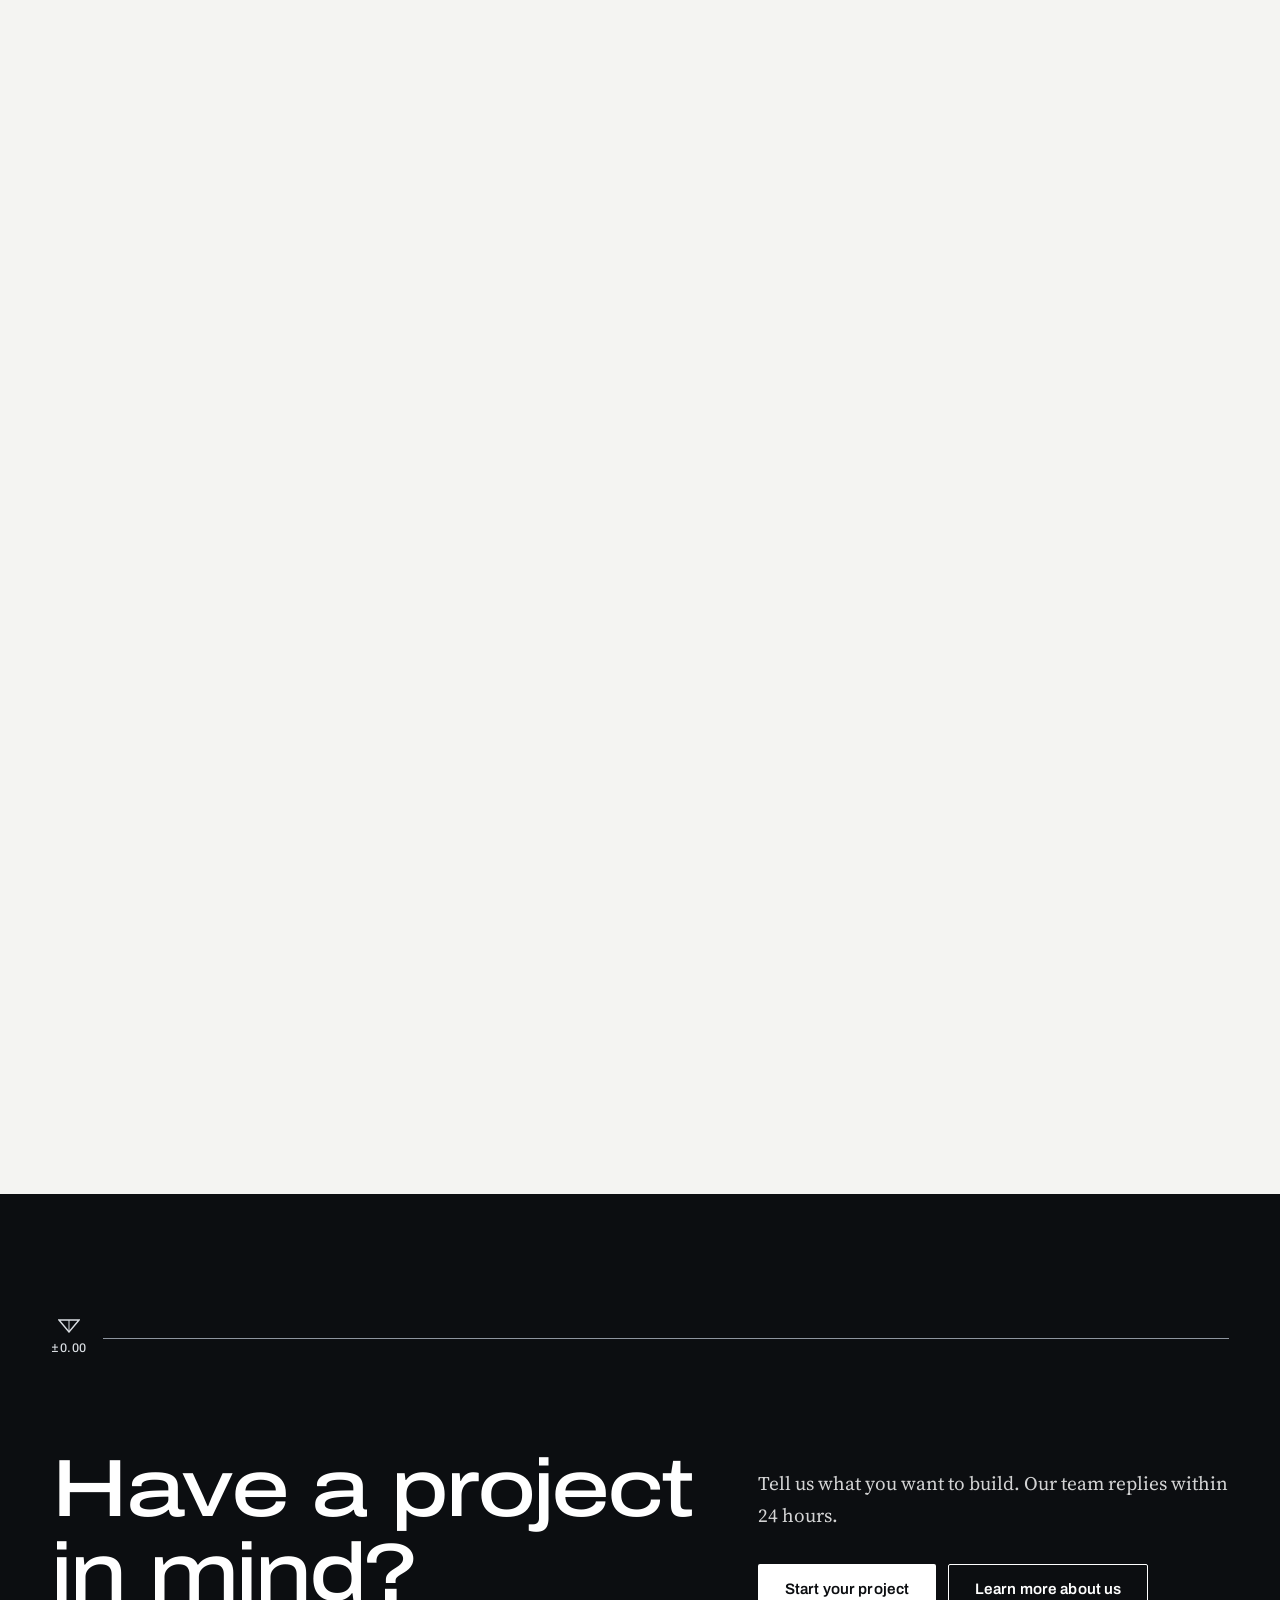
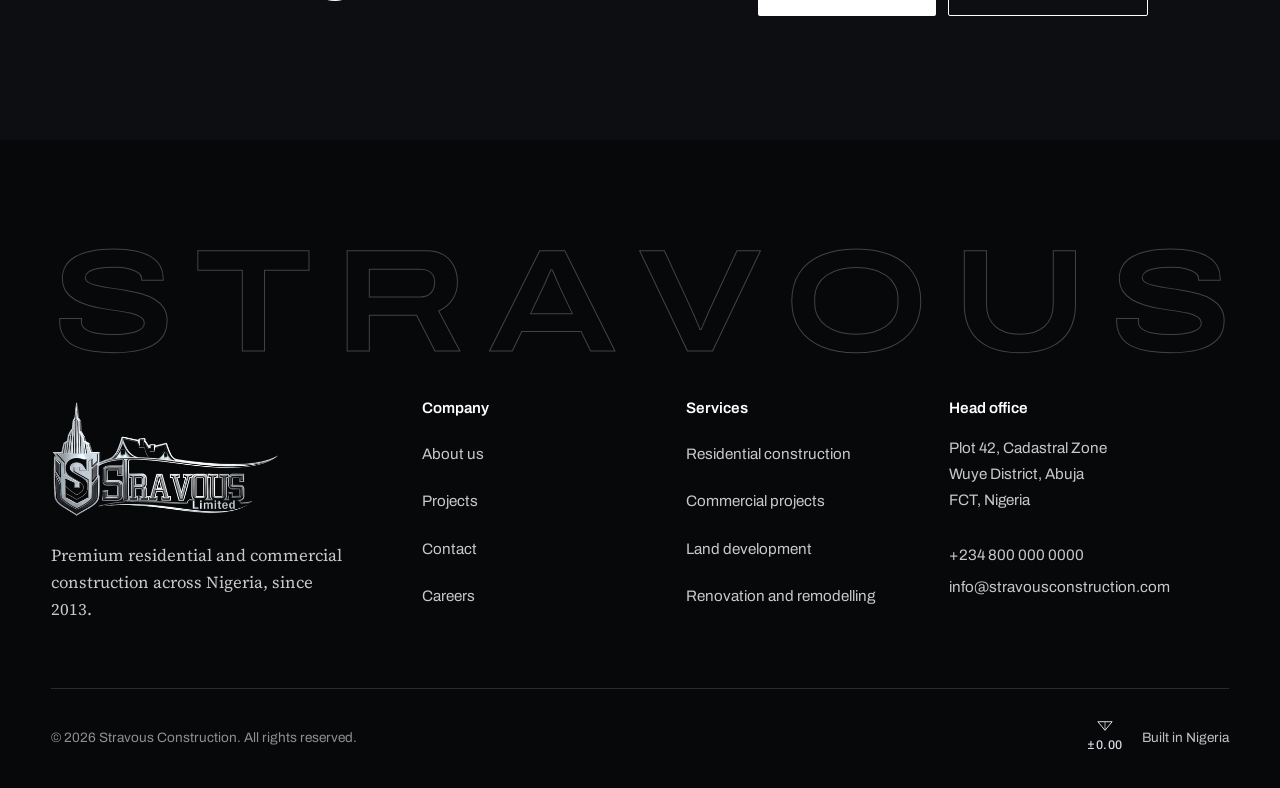
<file: projects.html>
<!DOCTYPE html>
<html lang="en-NG">
<head>
<meta charset="utf-8">
<meta name="viewport" content="width=device-width, initial-scale=1">
<title>Projects | Stravous Construction</title>
<meta name="description" content="Residential estates, commercial builds and land development by Stravous Construction, from survey to handover.">
<meta property="og:title" content="Projects | Stravous Construction">
<meta property="og:description" content="Residential estates, commercial builds and land development by Stravous Construction, from survey to handover.">
<meta property="og:type" content="website">
<meta name="theme-color" content="#0C0E11">
<link rel="icon" href="assets/brand/favicon.ico" sizes="48x48">
<link rel="icon" href="assets/brand/favicon-32.png" type="image/png" sizes="32x32">
<link rel="apple-touch-icon" href="assets/brand/apple-touch-icon.png">
<link rel="manifest" href="assets/brand/site.webmanifest">
<meta property="og:image" content="assets/brand/logo.png">
<link rel="preload" href="assets/fonts/archivo-variable.woff2" as="font" type="font/woff2" crossorigin>
<link rel="preload" href="assets/brand/logo-440.webp" as="image">
<link rel="stylesheet" href="assets/css/stravous.css">
<script>(function(d){try{var t=localStorage.getItem('stravous-theme')||(matchMedia('(prefers-color-scheme: dark)').matches?'dark':'light');d.setAttribute('data-theme',t);}catch(e){}})(document.documentElement);</script>
<script>(function(d){d.classList.add('js');try{if(sessionStorage.getItem('stravous-intro')||matchMedia('(prefers-reduced-motion: reduce)').matches)d.classList.add('no-intro');}catch(e){}})(document.documentElement);</script>
</head>
<body>
<div class="intro-curtain" aria-hidden="true"><div class="intro-curtain__inner"><div class="intro-curtain__logo"><img src="assets/brand/logo-440.webp" alt="" width="440" height="224"></div><div class="intro-curtain__rule"></div></div></div>
<a class="skip-link" href="#main">Skip to content</a>
<header class="site-header">
  <div class="wrap">
    <a class="logo" href="index.html" aria-label="Stravous, home"><img src="assets/brand/logo-440.webp" alt="Stravous Limited" width="440" height="224"></a>
    <button class="theme-toggle header-toggle" type="button" data-theme-toggle aria-label="Switch to dark mode"><svg class="i-moon" viewBox="0 0 24 24" aria-hidden="true"><path d="M20 14.5A8 8 0 0 1 9.5 4a8 8 0 1 0 10.5 10.5z" fill="none" stroke="currentColor" stroke-width="1.6" stroke-linejoin="round"/></svg><svg class="i-sun" viewBox="0 0 24 24" aria-hidden="true"><circle cx="12" cy="12" r="4.2" fill="none" stroke="currentColor" stroke-width="1.6"/><path d="M12 2.5v2.2M12 19.3v2.2M2.5 12h2.2M19.3 12h2.2M5.3 5.3l1.6 1.6M17.1 17.1l1.6 1.6M5.3 18.7l1.6-1.6M17.1 6.9l1.6-1.6" stroke="currentColor" stroke-width="1.6" stroke-linecap="round"/></svg></button>
    <button class="menu-toggle" type="button" aria-expanded="false" aria-controls="site-nav" aria-label="Open menu"><span></span></button>
    <nav class="nav" id="site-nav" aria-label="Main">
      <ul>
        <li><a href="index.html">Home</a></li>
        <li><a href="about.html">About</a></li>
        <li><a href="projects.html" aria-current="page">Projects</a></li>
        <li><a href="contact.html">Contact</a></li>
      </ul>
      <div class="nav__tools">
        <button class="theme-toggle" type="button" data-theme-toggle aria-label="Switch to dark mode"><svg class="i-moon" viewBox="0 0 24 24" aria-hidden="true"><path d="M20 14.5A8 8 0 0 1 9.5 4a8 8 0 1 0 10.5 10.5z" fill="none" stroke="currentColor" stroke-width="1.6" stroke-linejoin="round"/></svg><svg class="i-sun" viewBox="0 0 24 24" aria-hidden="true"><circle cx="12" cy="12" r="4.2" fill="none" stroke="currentColor" stroke-width="1.6"/><path d="M12 2.5v2.2M12 19.3v2.2M2.5 12h2.2M19.3 12h2.2M5.3 5.3l1.6 1.6M17.1 17.1l1.6 1.6M5.3 18.7l1.6-1.6M17.1 6.9l1.6-1.6" stroke="currentColor" stroke-width="1.6" stroke-linecap="round"/></svg></button>
        <a class="btn btn--light" href="contact.html">Get a quote</a>
      </div>
    </nav>
  </div>
</header>
<main id="main">

<section class="page-head" aria-labelledby="page-title">
  <div class="page-head__media"><img src="assets/img/img-0668-1280.webp" srcset="assets/img/img-0668-640.webp 640w, assets/img/img-0668-1280.webp 1280w, assets/img/img-0668-1920.webp 1920w" sizes="100vw" width="1920" height="1440" decoding="async" alt="Ground preparation on a Stravous site" fetchpriority="high"></div>
  <div class="wrap">
    <div class="datum" aria-hidden="true"><span class="datum__mark"><svg viewBox="0 0 22 14" aria-hidden="true"><path d="M1 1h20L11 13z" fill="none" stroke="currentColor" stroke-width="1.4"/><path d="M11 1v12" stroke="currentColor" stroke-width="1"/></svg><small>&plusmn;0.00</small></span><span class="datum__line"></span><span class="datum__place">Across Nigeria</span></div>
    <h1 id="page-title">Our projects</h1>
    <p>Residential estates, commercial builds and land development, documented from first survey to handover.</p>
  </div>
</section>

<section class="section" aria-labelledby="portfolio-title">
  <div class="wrap">
    <div class="section-head">
      <h2 id="portfolio-title">Construction portfolio</h2>
      <p>Estate development, site preparation, foundations, structural work, finishing and completed sections. Select any photo to view it full size.</p>
    </div>
    <div class="gallery" data-gallery="portfolio">
      <button type="button" class="big" data-full="assets/img/img-0667-1920.webp"><img src="assets/img/img-0667-1280.webp" srcset="assets/img/img-0667-640.webp 640w, assets/img/img-0667-1280.webp 1280w, assets/img/img-0667-1920.webp 1920w" sizes="(max-width: 760px) 50vw, 25vw" width="1920" height="1440" decoding="async" alt="Stravous construction portfolio photo 1" loading="lazy"></button>
      <button type="button" data-full="assets/img/img-0670-1920.webp"><img src="assets/img/img-0670-1280.webp" srcset="assets/img/img-0670-640.webp 640w, assets/img/img-0670-1280.webp 1280w, assets/img/img-0670-1920.webp 1920w" sizes="(max-width: 760px) 100vw, 50vw" width="1920" height="1440" decoding="async" alt="Stravous construction portfolio photo 2" loading="lazy"></button>
      <button type="button" data-full="assets/img/img-0672-1920.webp"><img src="assets/img/img-0672-1280.webp" srcset="assets/img/img-0672-640.webp 640w, assets/img/img-0672-1280.webp 1280w, assets/img/img-0672-1920.webp 1920w" sizes="(max-width: 760px) 100vw, 50vw" width="1920" height="1440" decoding="async" alt="Stravous construction portfolio photo 3" loading="lazy"></button>
      <button type="button" data-full="assets/img/img-0676-1920.webp"><img src="assets/img/img-0676-1280.webp" srcset="assets/img/img-0676-640.webp 640w, assets/img/img-0676-1280.webp 1280w, assets/img/img-0676-1920.webp 1920w" sizes="(max-width: 760px) 100vw, 50vw" width="1920" height="1440" decoding="async" alt="Stravous construction portfolio photo 4" loading="lazy"></button>
      <button type="button" data-full="assets/img/img-0679-1920.webp"><img src="assets/img/img-0679-1280.webp" srcset="assets/img/img-0679-640.webp 640w, assets/img/img-0679-1280.webp 1280w, assets/img/img-0679-1920.webp 1920w" sizes="(max-width: 760px) 100vw, 50vw" width="1920" height="1440" decoding="async" alt="Stravous construction portfolio photo 5" loading="lazy"></button>
      <button type="button" class="wide" data-full="assets/img/img-0689-1920.webp"><img src="assets/img/img-0689-1280.webp" srcset="assets/img/img-0689-640.webp 640w, assets/img/img-0689-1280.webp 1280w, assets/img/img-0689-1920.webp 1920w" sizes="(max-width: 760px) 100vw, 50vw" width="1920" height="1440" decoding="async" alt="Stravous construction portfolio photo 6" loading="lazy"></button>
      <button type="button" data-full="assets/img/img-0700-1920.webp"><img src="assets/img/img-0700-1280.webp" srcset="assets/img/img-0700-640.webp 640w, assets/img/img-0700-1280.webp 1280w, assets/img/img-0700-1920.webp 1920w" sizes="(max-width: 760px) 100vw, 50vw" width="1920" height="1440" decoding="async" alt="Stravous construction portfolio photo 7" loading="lazy"></button>
      <button type="button" data-full="assets/img/img-0704-1920.webp"><img src="assets/img/img-0704-1280.webp" srcset="assets/img/img-0704-640.webp 640w, assets/img/img-0704-1280.webp 1280w, assets/img/img-0704-1920.webp 1920w" sizes="(max-width: 760px) 100vw, 50vw" width="1920" height="1440" decoding="async" alt="Stravous construction portfolio photo 8" loading="lazy"></button>
      <button type="button" data-full="assets/img/img-0710-1920.webp"><img src="assets/img/img-0710-1280.webp" srcset="assets/img/img-0710-640.webp 640w, assets/img/img-0710-1280.webp 1280w, assets/img/img-0710-1920.webp 1920w" sizes="(max-width: 760px) 100vw, 50vw" width="1920" height="1440" decoding="async" alt="Stravous construction portfolio photo 9" loading="lazy"></button>
      <button type="button" data-full="assets/img/img-0790-1920.webp"><img src="assets/img/img-0790-1280.webp" srcset="assets/img/img-0790-640.webp 640w, assets/img/img-0790-1280.webp 1280w, assets/img/img-0790-1920.webp 1920w" sizes="(max-width: 760px) 100vw, 50vw" width="1920" height="1440" decoding="async" alt="Stravous construction portfolio photo 10" loading="lazy"></button>
      <button type="button" class="big" data-full="assets/img/img-0715-1920.webp"><img src="assets/img/img-0715-1280.webp" srcset="assets/img/img-0715-640.webp 640w, assets/img/img-0715-1280.webp 1280w, assets/img/img-0715-1920.webp 1920w" sizes="(max-width: 760px) 100vw, 50vw" width="1920" height="1440" decoding="async" alt="Stravous construction portfolio photo 11" loading="lazy"></button>
      <button type="button" data-full="assets/img/img-0720-1920.webp"><img src="assets/img/img-0720-1280.webp" srcset="assets/img/img-0720-640.webp 640w, assets/img/img-0720-1280.webp 1280w, assets/img/img-0720-1920.webp 1920w" sizes="(max-width: 760px) 100vw, 50vw" width="1920" height="1440" decoding="async" alt="Stravous construction portfolio photo 12" loading="lazy"></button>
      <button type="button" data-full="assets/img/img-0725-1920.webp"><img src="assets/img/img-0725-1280.webp" srcset="assets/img/img-0725-640.webp 640w, assets/img/img-0725-1280.webp 1280w, assets/img/img-0725-1920.webp 1920w" sizes="(max-width: 760px) 100vw, 50vw" width="1920" height="1440" decoding="async" alt="Stravous construction portfolio photo 13" loading="lazy"></button>
      <button type="button" data-full="assets/img/img-0733-1920.webp"><img src="assets/img/img-0733-1280.webp" srcset="assets/img/img-0733-640.webp 640w, assets/img/img-0733-1280.webp 1280w, assets/img/img-0733-1920.webp 1920w" sizes="(max-width: 760px) 100vw, 50vw" width="1920" height="1440" decoding="async" alt="Stravous construction portfolio photo 14" loading="lazy"></button>
      <button type="button" data-full="assets/img/img-0750-1920.webp"><img src="assets/img/img-0750-1280.webp" srcset="assets/img/img-0750-640.webp 640w, assets/img/img-0750-1280.webp 1280w, assets/img/img-0750-1920.webp 1920w" sizes="(max-width: 760px) 100vw, 50vw" width="1920" height="1440" decoding="async" alt="Stravous construction portfolio photo 15" loading="lazy"></button>
      <button type="button" class="wide" data-full="assets/img/img-0759-1920.webp"><img src="assets/img/img-0759-1280.webp" srcset="assets/img/img-0759-640.webp 640w, assets/img/img-0759-1280.webp 1280w, assets/img/img-0759-1920.webp 1920w" sizes="(max-width: 760px) 100vw, 50vw" width="1920" height="1440" decoding="async" alt="Stravous construction portfolio photo 16" loading="lazy"></button>
      <button type="button" data-full="assets/img/img-0763-1920.webp"><img src="assets/img/img-0763-1280.webp" srcset="assets/img/img-0763-640.webp 640w, assets/img/img-0763-1280.webp 1280w, assets/img/img-0763-1920.webp 1920w" sizes="(max-width: 760px) 100vw, 50vw" width="1920" height="1440" decoding="async" alt="Stravous construction portfolio photo 17" loading="lazy"></button>
      <button type="button" data-full="assets/img/img-0769-1920.webp"><img src="assets/img/img-0769-1280.webp" srcset="assets/img/img-0769-640.webp 640w, assets/img/img-0769-1280.webp 1280w, assets/img/img-0769-1920.webp 1920w" sizes="(max-width: 760px) 100vw, 50vw" width="1920" height="1440" decoding="async" alt="Stravous construction portfolio photo 18" loading="lazy"></button>
      <button type="button" data-full="assets/img/img-0784-1920.webp"><img src="assets/img/img-0784-1280.webp" srcset="assets/img/img-0784-640.webp 640w, assets/img/img-0784-1280.webp 1280w, assets/img/img-0784-1920.webp 1920w" sizes="(max-width: 760px) 100vw, 50vw" width="1920" height="1440" decoding="async" alt="Stravous construction portfolio photo 19" loading="lazy"></button>
      <button type="button" data-full="assets/img/img-0795-1920.webp"><img src="assets/img/img-0795-1280.webp" srcset="assets/img/img-0795-640.webp 640w, assets/img/img-0795-1280.webp 1280w, assets/img/img-0795-1920.webp 1920w" sizes="(max-width: 760px) 100vw, 50vw" width="1920" height="1440" decoding="async" alt="Stravous construction portfolio photo 20" loading="lazy"></button>
    </div>
  </div>
</section>

<section class="section section--green" aria-labelledby="aerial-title">
  <div class="wrap">
    <div class="section-head">
      <h2 id="aerial-title">Aerial project views</h2>
      <p>Drone footage from our sites, showing the scale and progress of the work.</p>
    </div>
    <div class="films">
      <video controls muted playsinline aria-label="Aerial project view 1" preload="none" poster="assets/video/dji-0399-poster.webp" data-src="assets/video/dji-0399"></video>
      <video controls muted playsinline aria-label="Aerial project view 2" preload="none" poster="assets/video/dji-0416-poster.webp" data-src="assets/video/dji-0416"></video>
      <video controls muted playsinline aria-label="Aerial project view 3" preload="none" poster="assets/video/dji-0400-poster.webp" data-src="assets/video/dji-0400"></video>
    </div>
  </div>
</section>

<section class="section" aria-labelledby="docs-title">
  <div class="wrap">
    <div class="section-head">
      <h2 id="docs-title">On-site documentation</h2>
      <p>Our teams on the ground: surveys, inspections and progress, through to handover.</p>
    </div>
    <div class="gallery" data-gallery="onsite">
      <button type="button" data-full="assets/img/img-0688-1920.webp"><img src="assets/img/img-0688-1280.webp" srcset="assets/img/img-0688-640.webp 640w, assets/img/img-0688-1280.webp 1280w, assets/img/img-0688-1920.webp 1920w" sizes="(max-width: 760px) 50vw, 25vw" width="1920" height="1440" decoding="async" alt="Stravous team on site 1" loading="lazy"></button>
      <button type="button" data-full="assets/img/img-0692-1920.webp"><img src="assets/img/img-0692-1280.webp" srcset="assets/img/img-0692-640.webp 640w, assets/img/img-0692-1280.webp 1280w, assets/img/img-0692-1920.webp 1920w" sizes="(max-width: 900px) 50vw, 25vw" width="1920" height="1440" decoding="async" alt="Stravous team on site 2" loading="lazy"></button>
      <button type="button" class="big" data-full="assets/img/img-0695-1920.webp"><img src="assets/img/img-0695-1280.webp" srcset="assets/img/img-0695-640.webp 640w, assets/img/img-0695-1280.webp 1280w, assets/img/img-0695-1920.webp 1920w" sizes="(max-width: 900px) 50vw, 25vw" width="1920" height="1440" decoding="async" alt="Stravous team on site 3" loading="lazy"></button>
      <button type="button" data-full="assets/img/img-0698-1920.webp"><img src="assets/img/img-0698-1280.webp" srcset="assets/img/img-0698-640.webp 640w, assets/img/img-0698-1280.webp 1280w, assets/img/img-0698-1920.webp 1920w" sizes="(max-width: 900px) 50vw, 25vw" width="1920" height="1440" decoding="async" alt="Stravous team on site 4" loading="lazy"></button>
      <button type="button" data-full="assets/img/img-0701-1920.webp"><img src="assets/img/img-0701-1280.webp" srcset="assets/img/img-0701-640.webp 640w, assets/img/img-0701-1280.webp 1280w, assets/img/img-0701-1920.webp 1920w" sizes="(max-width: 900px) 50vw, 25vw" width="1920" height="1440" decoding="async" alt="Stravous team on site 5" loading="lazy"></button>
      <button type="button" class="wide" data-full="assets/img/img-0706-1920.webp"><img src="assets/img/img-0706-1280.webp" srcset="assets/img/img-0706-640.webp 640w, assets/img/img-0706-1280.webp 1280w, assets/img/img-0706-1920.webp 1920w" sizes="(max-width: 900px) 50vw, 25vw" width="1920" height="1440" decoding="async" alt="Stravous team on site 6" loading="lazy"></button>
      <button type="button" data-full="assets/img/img-0711-1920.webp"><img src="assets/img/img-0711-1280.webp" srcset="assets/img/img-0711-640.webp 640w, assets/img/img-0711-1280.webp 1280w, assets/img/img-0711-1920.webp 1920w" sizes="(max-width: 900px) 50vw, 25vw" width="1920" height="1440" decoding="async" alt="Stravous team on site 7" loading="lazy"></button>
      <button type="button" data-full="assets/img/img-0730-1920.webp"><img src="assets/img/img-0730-1280.webp" srcset="assets/img/img-0730-640.webp 640w, assets/img/img-0730-1280.webp 1280w, assets/img/img-0730-1920.webp 1920w" sizes="(max-width: 900px) 50vw, 25vw" width="1920" height="1440" decoding="async" alt="Stravous team on site 8" loading="lazy"></button>
      <button type="button" data-full="assets/img/img-0735-1920.webp"><img src="assets/img/img-0735-1280.webp" srcset="assets/img/img-0735-640.webp 640w, assets/img/img-0735-1280.webp 1280w, assets/img/img-0735-1920.webp 1920w" sizes="(max-width: 900px) 50vw, 25vw" width="1920" height="1440" decoding="async" alt="Stravous team on site 9" loading="lazy"></button>
      <button type="button" data-full="assets/img/img-0771-1920.webp"><img src="assets/img/img-0771-1280.webp" srcset="assets/img/img-0771-640.webp 640w, assets/img/img-0771-1280.webp 1280w, assets/img/img-0771-1920.webp 1920w" sizes="(max-width: 900px) 50vw, 25vw" width="1920" height="1440" decoding="async" alt="Stravous team on site 10" loading="lazy"></button>
      <button type="button" data-full="assets/img/img-0780-1920.webp"><img src="assets/img/img-0780-1280.webp" srcset="assets/img/img-0780-640.webp 640w, assets/img/img-0780-1280.webp 1280w, assets/img/img-0780-1920.webp 1920w" sizes="(max-width: 900px) 50vw, 25vw" width="1920" height="1440" decoding="async" alt="Stravous team on site 11" loading="lazy"></button>
      <button type="button" data-full="assets/img/img-0793-1920.webp"><img src="assets/img/img-0793-1280.webp" srcset="assets/img/img-0793-640.webp 640w, assets/img/img-0793-1280.webp 1280w, assets/img/img-0793-1920.webp 1920w" sizes="(max-width: 900px) 50vw, 25vw" width="1920" height="1440" decoding="async" alt="Stravous team on site 12" loading="lazy"></button>
    </div>
  </div>
</section>

<section class="cta" aria-labelledby="cta-title">
  <div class="wrap">
    <div class="datum" aria-hidden="true"><span class="datum__mark"><svg viewBox="0 0 22 14" aria-hidden="true"><path d="M1 1h20L11 13z" fill="none" stroke="currentColor" stroke-width="1.4"/><path d="M11 1v12" stroke="currentColor" stroke-width="1"/></svg><small>&plusmn;0.00</small></span><span class="datum__line"></span></div>
    <h2 id="cta-title">Have a project in mind?</h2>
    <div>
      <p>Tell us what you want to build. Our team replies within 24 hours.</p>
      <div class="btn-row">
        <a class="btn btn--light" href="contact.html">Start your project</a>
        <a class="btn btn--line" href="about.html">Learn more about us</a>
      </div>
    </div>
  </div>
</section>

</main>
<footer class="site-footer">
  <div class="wrap">
    <div class="footer-mark" aria-hidden="true"><span style="--i:0">S</span><span style="--i:1">T</span><span style="--i:2">R</span><span style="--i:3">A</span><span style="--i:4">V</span><span style="--i:5">O</span><span style="--i:6">U</span><span style="--i:7">S</span></div>
    <div class="footer-top">
      <div>
        <a class="logo" href="index.html" aria-label="Stravous, home"><img src="assets/brand/logo-440.webp" alt="Stravous Limited" width="440" height="224"></a>
        <p class="footer-about">Premium residential and commercial construction across Nigeria, since 2013.</p>
      </div>
      <div>
        <h4>Company</h4>
        <ul>
          <li><a href="about.html">About us</a></li>
          <li><a href="projects.html">Projects</a></li>
          <li><a href="contact.html">Contact</a></li>
          <li><a href="mailto:careers@stravousconstruction.com">Careers</a></li>
        </ul>
      </div>
      <div>
        <h4>Services</h4>
        <ul>
          <li><a href="index.html#services">Residential construction</a></li>
          <li><a href="index.html#services">Commercial projects</a></li>
          <li><a href="index.html#services">Land development</a></li>
          <li><a href="contact.html">Renovation and remodelling</a></li>
        </ul>
      </div>
      <div>
        <h4>Head office</h4>
        <address>
          Plot 42, Cadastral Zone<br>Wuye District, Abuja<br>FCT, Nigeria<br><br>
          <a href="tel:+2348000000000">+234 800 000 0000</a><br>
          <a href="mailto:info@stravousconstruction.com">info@stravousconstruction.com</a>
        </address>
      </div>
    </div>
    <div class="footer-bottom">
      <span>&copy; <span data-year>2026</span> Stravous Construction. All rights reserved.</span>
      <div class="datum" aria-hidden="true"><span class="datum__mark"><svg viewBox="0 0 22 14" aria-hidden="true"><path d="M1 1h20L11 13z" fill="none" stroke="currentColor" stroke-width="1.4"/><path d="M11 1v12" stroke="currentColor" stroke-width="1"/></svg><small>&plusmn;0.00</small></span><span class="datum__line"></span><span class="datum__place">Built in Nigeria</span></div>
    </div>
  </div>
</footer>
<script src="assets/js/lenis.min.js"></script>
<script src="assets/js/stravous.js"></script>
</body>
</html>
</file>
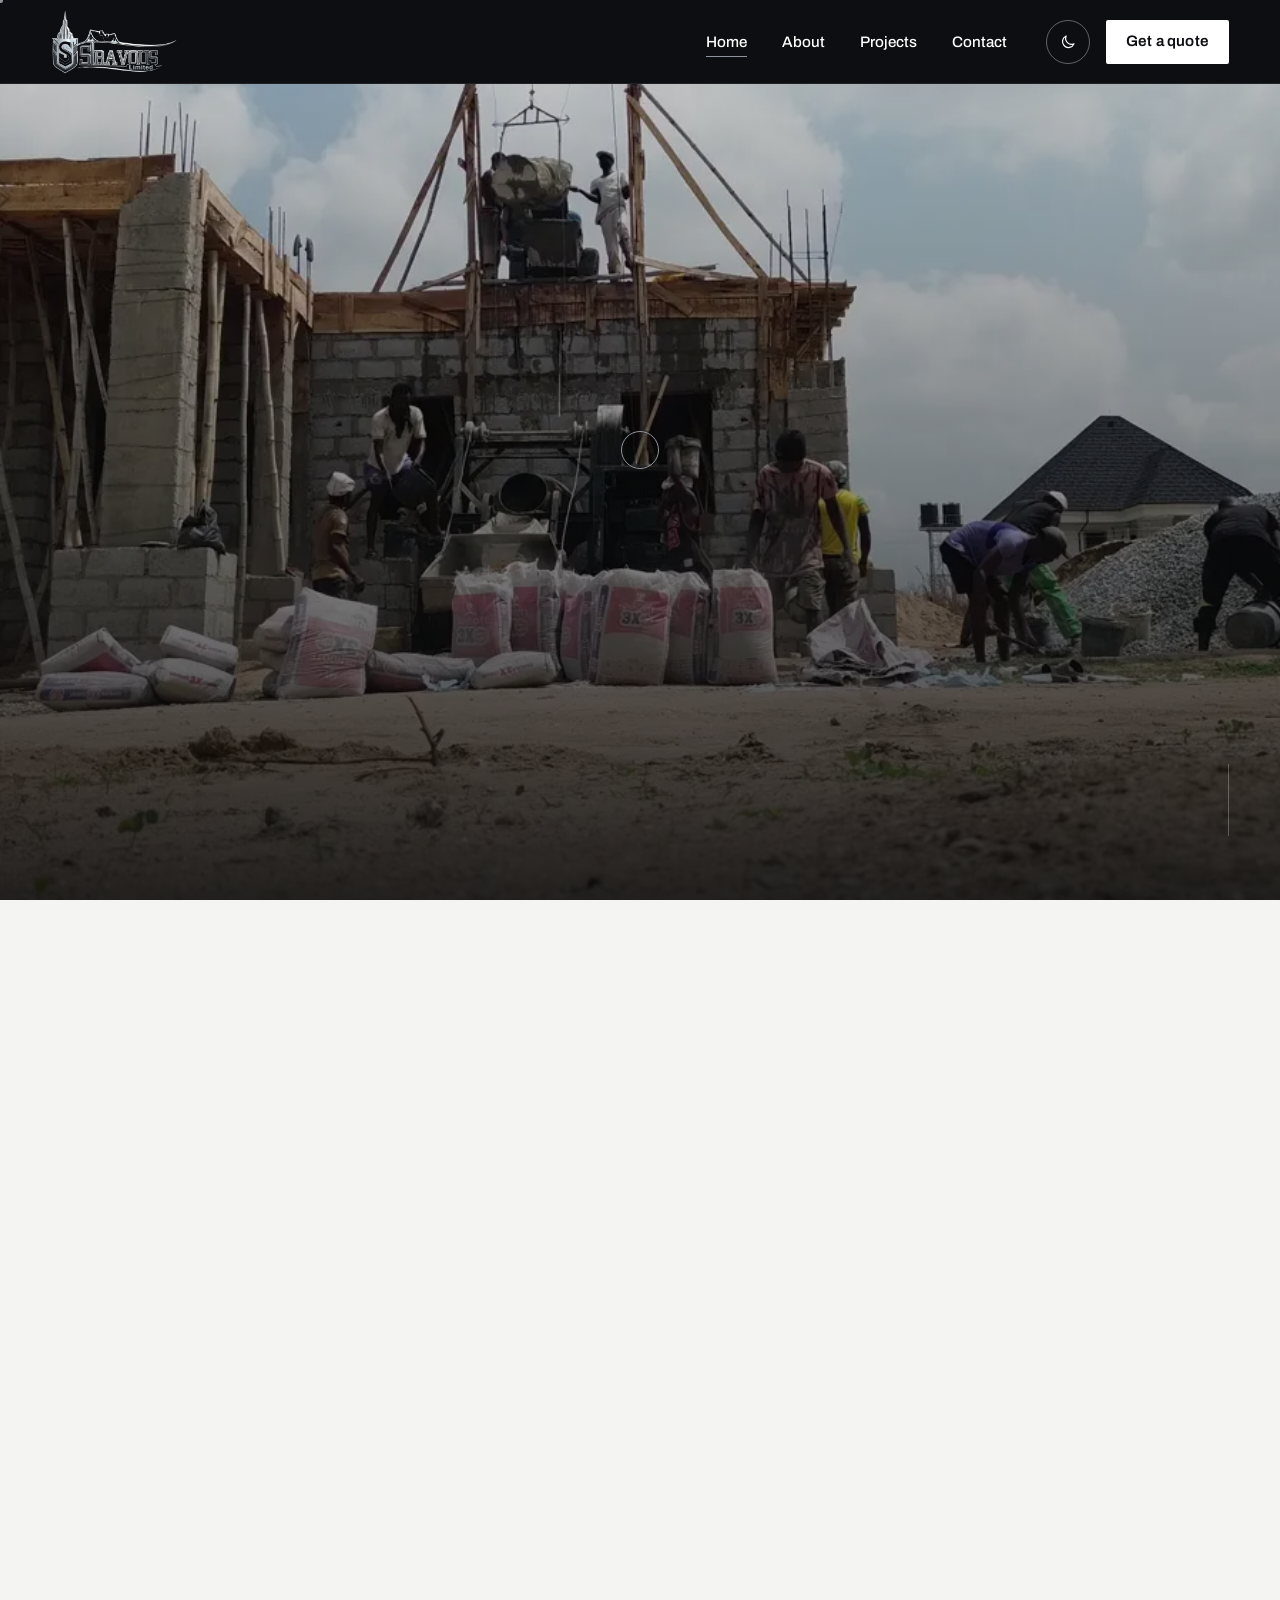
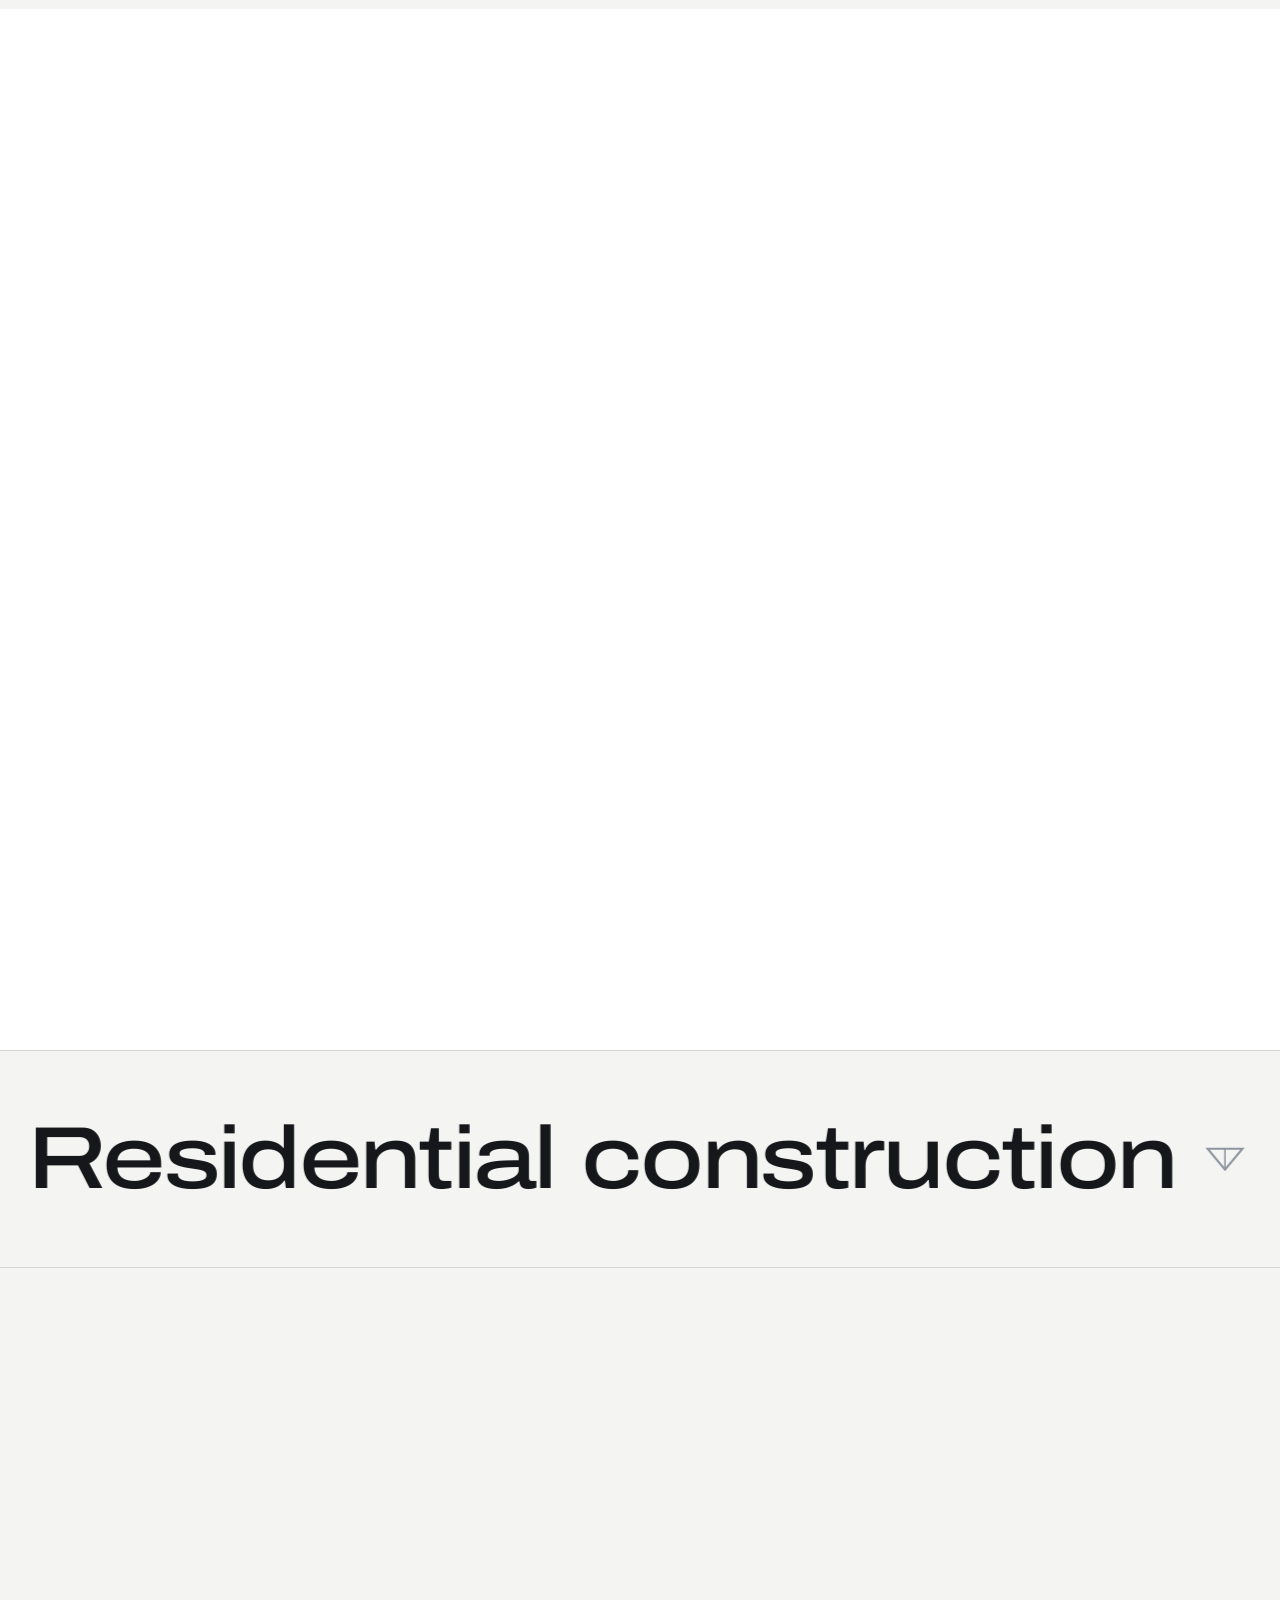
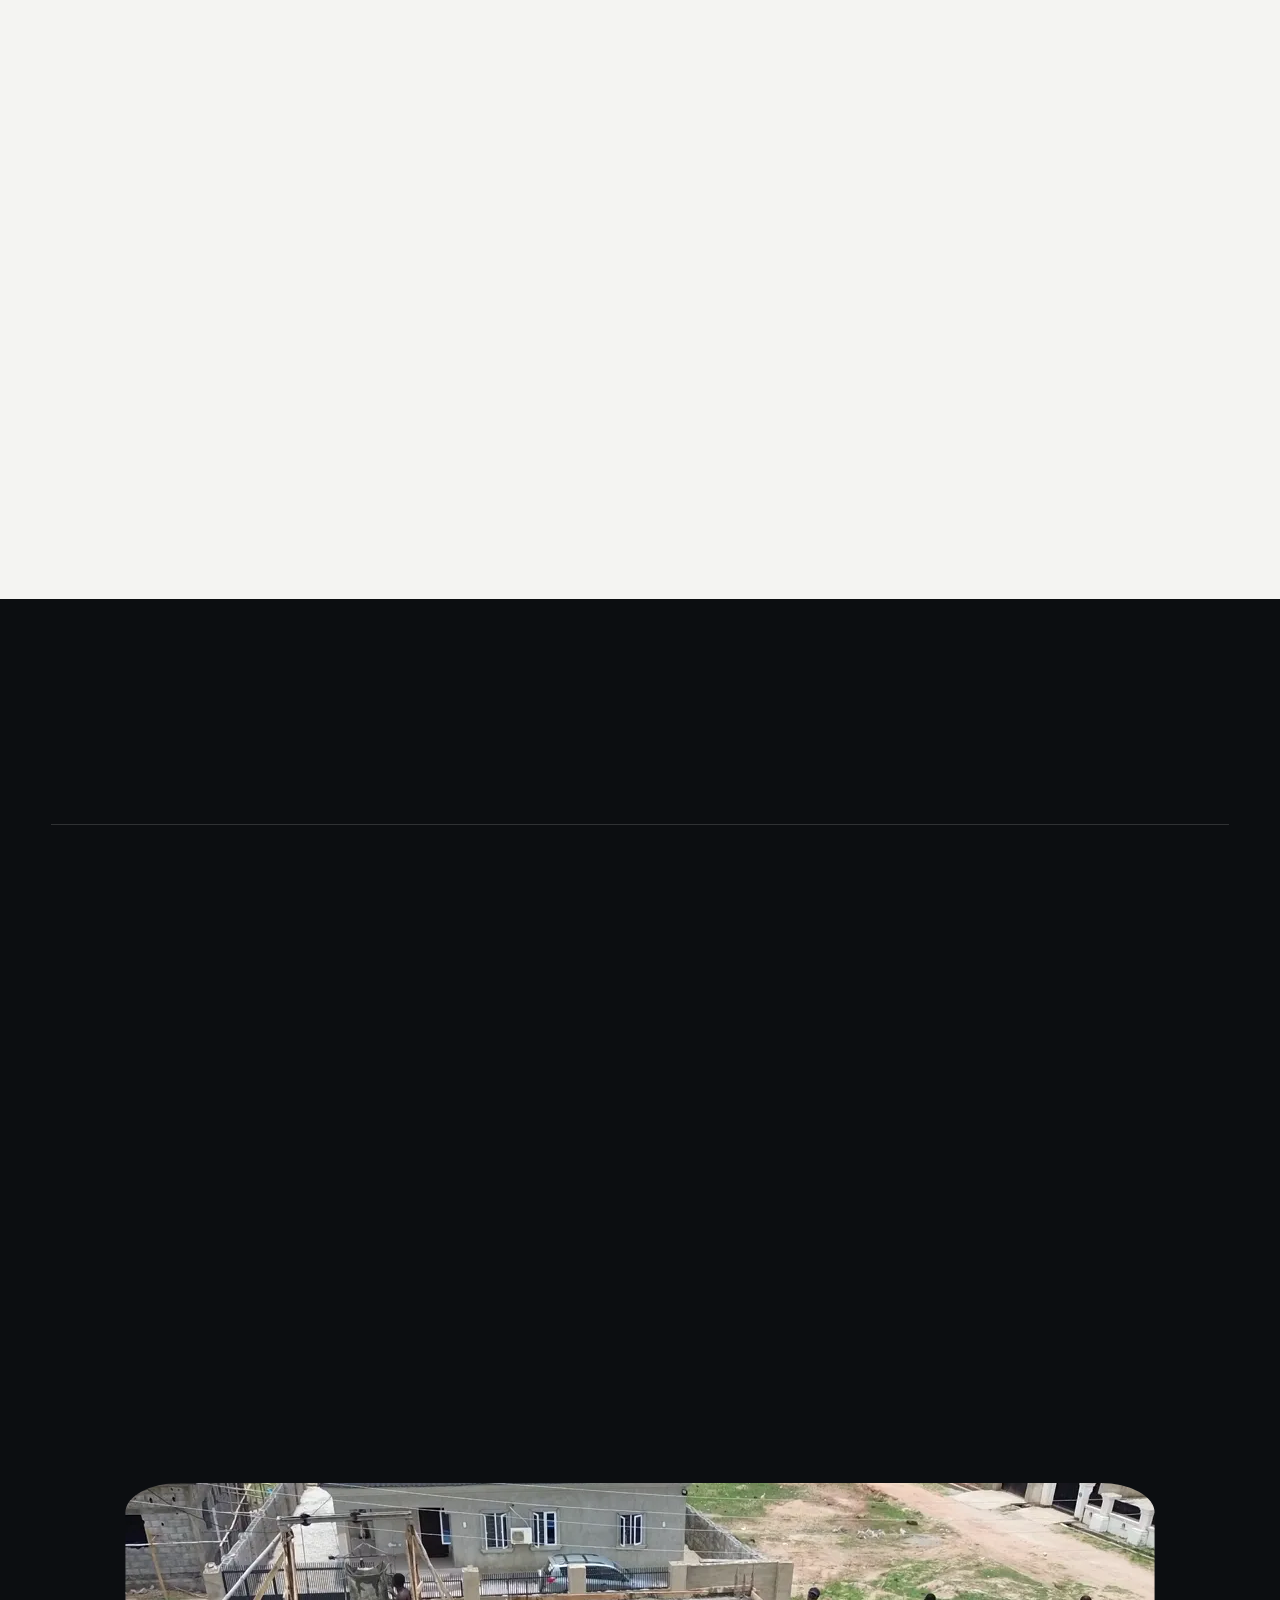
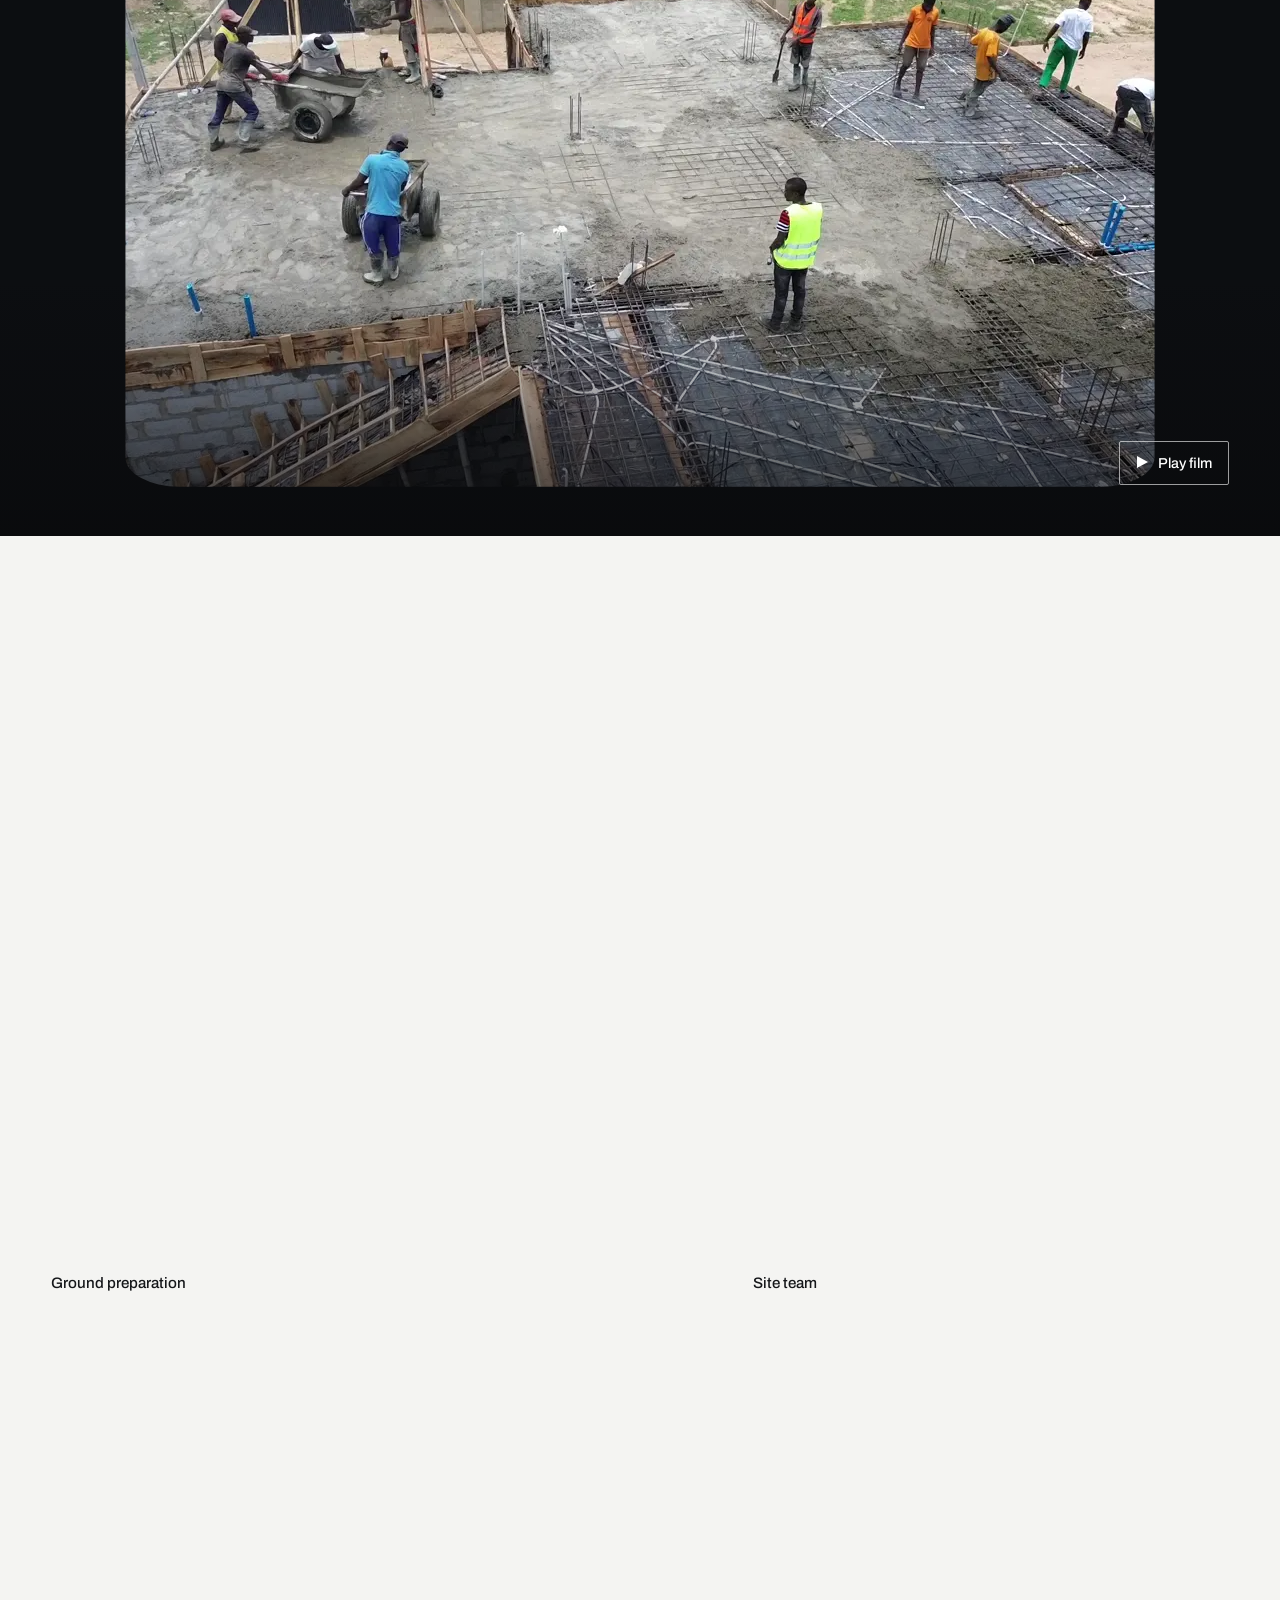
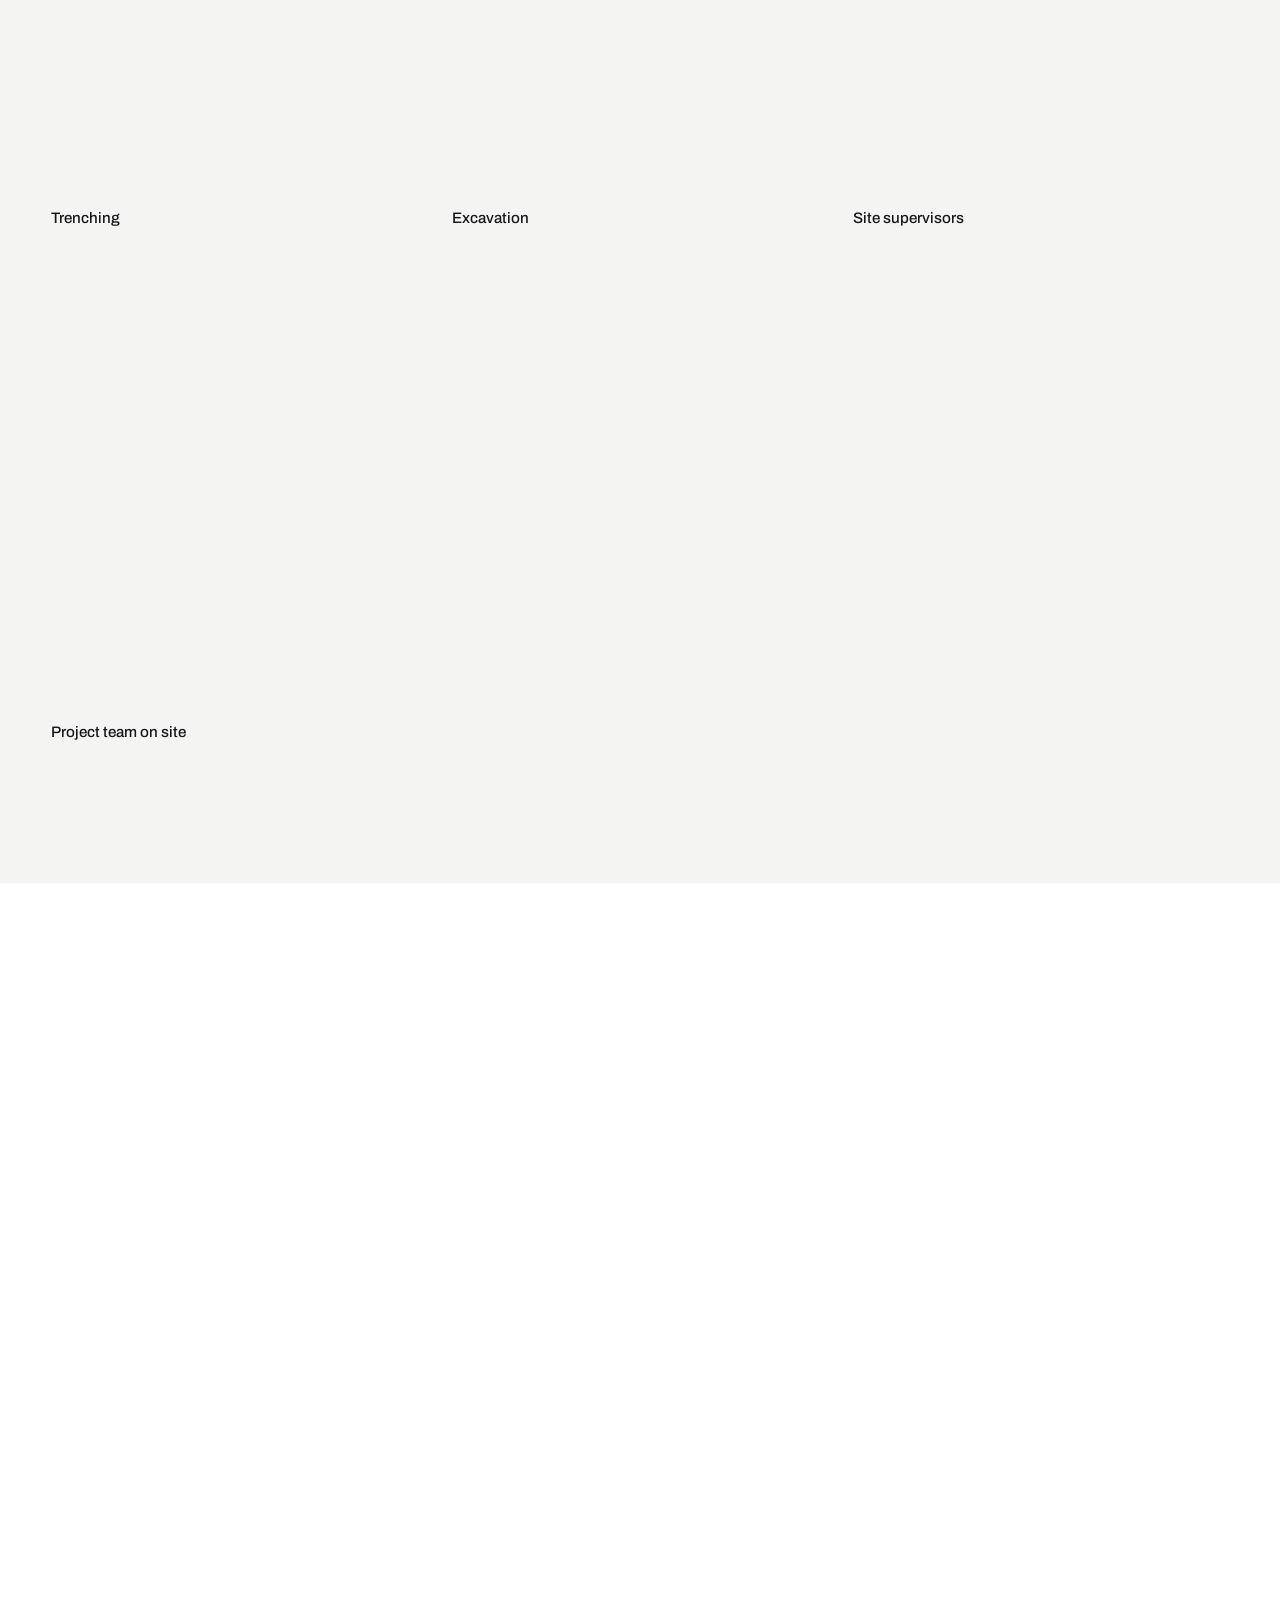
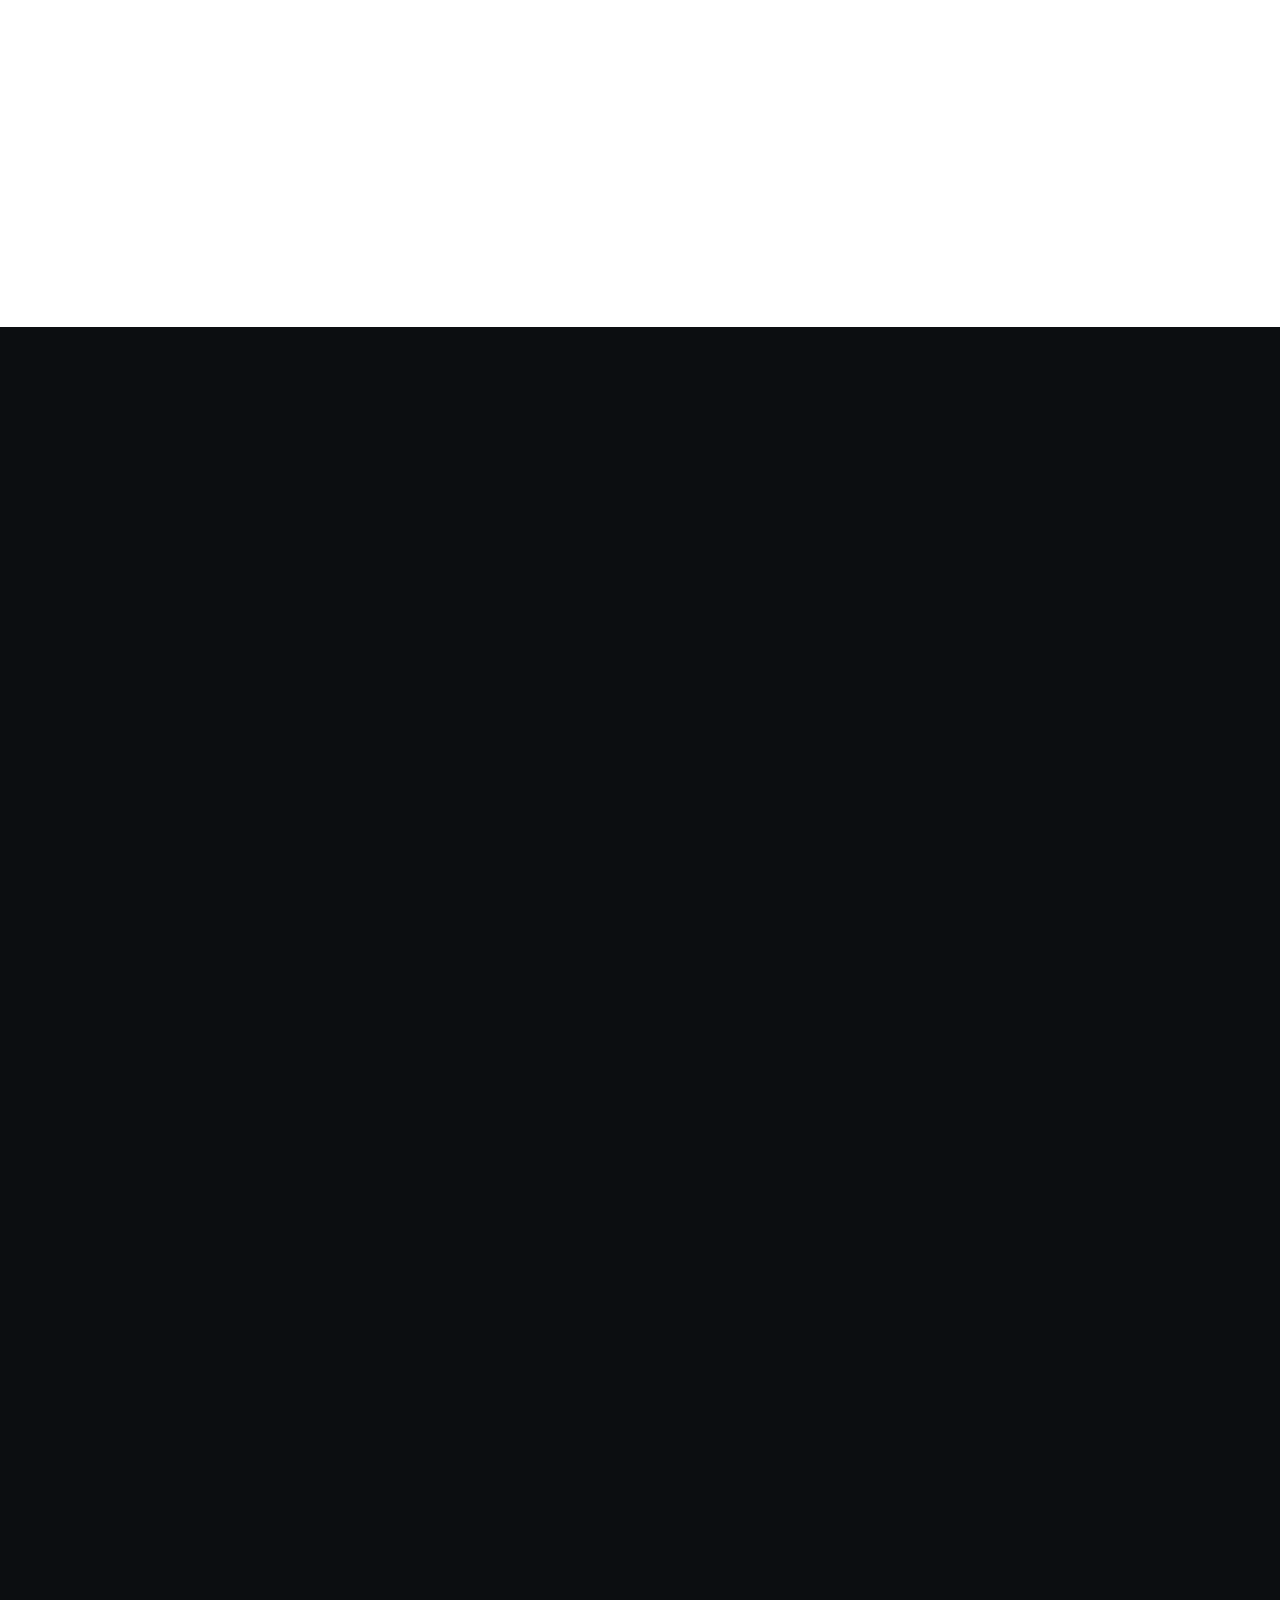
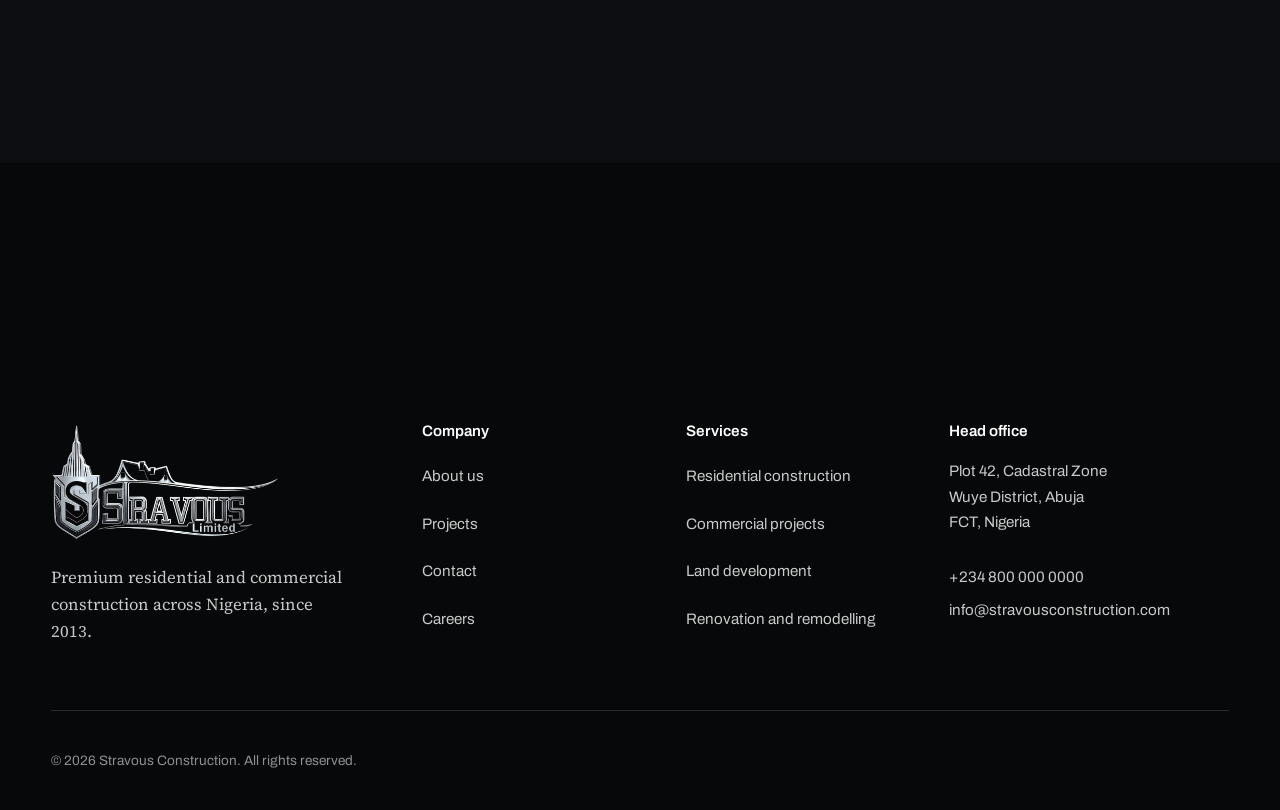
<file: stravous-preview.html>
<!DOCTYPE html>
<html lang="en"><head><meta charset="utf-8"><meta http-equiv="refresh" content="0; url=index.html"><title>Stravous Construction</title></head>
<body><p>The single-file preview has been replaced by the full site. <a href="index.html">Open the site</a>.</p></body></html>
</file>
<file: assets/css/stravous.css>
/* Stravous Construction — site styles */

/* Self-hosted variable fonts (SIL Open Font License) */
@font-face {
  font-family: "Archivo";
  src: url("../fonts/archivo-variable.woff2") format("woff2-variations"), url("../fonts/archivo-variable.woff2") format("woff2");
  font-weight: 100 900; font-stretch: 62% 125%; font-style: normal; font-display: swap;
}
@font-face {
  font-family: "Source Serif 4";
  src: url("../fonts/source-serif-4-variable.woff2") format("woff2-variations"), url("../fonts/source-serif-4-variable.woff2") format("woff2");
  font-weight: 200 900; font-style: normal; font-display: swap;
}
@font-face {
  font-family: "Source Serif 4";
  src: url("../fonts/source-serif-4-variable-italic.woff2") format("woff2-variations"), url("../fonts/source-serif-4-variable-italic.woff2") format("woff2");
  font-weight: 200 900; font-style: italic; font-display: swap;
}

:root {
  /* Brand: graphite and polished silver, taken from the Stravous chrome logo */
  --night: #0C0E11;
  --night-2: #15181D;
  --night-3: #242930;
  --night-deep: #070809;
  --paper: #F4F4F2;
  --paper-2: #E8E8E5;
  --surface: #FFFFFF;
  --line: #D5D6D3;
  --accent: #8E959F;
  --accent-light: #D9DDE2;
  --ink: #15171A;
  --muted: #5B616A;
  --solid-bg: #0C0E11;
  --solid-fg: #FFFFFF;
  --hover-tint: rgba(21,23,26,.06);
  --chrome: linear-gradient(180deg, #FAFBFC 0%, #C9CED4 38%, #8F969F 52%, #E4E7EA 70%, #A9B0B8 100%);
  --white: #FFFFFF;

  --sans: "Archivo", "Helvetica Neue", Arial, sans-serif;
  --serif: "Source Serif 4", Georgia, "Times New Roman", serif;

  /* perfect-fourth scale on an 18px base */
  --t-sm: 0.875rem;
  --t-base: 1.125rem;
  --t-md: 1.5rem;
  --t-lg: 2rem;
  --t-xl: clamp(2.1rem, 1.4rem + 2.6vw, 3.55rem);
  --t-2xl: clamp(2.6rem, 1.4rem + 4.6vw, 5.2rem);
  --t-hero: clamp(2.5rem, 0.9rem + 5.3vw, 5.9rem);

  --wrap: 1320px;
  --gutter: clamp(1.25rem, 4vw, 3.5rem);
  --section: clamp(5rem, 3rem + 7vw, 10rem);
  --header-h: 84px;
}

/* Dark theme: the paper sections turn graphite, the bands go deeper */
[data-theme="dark"] {
  --night: #08090B;
  --night-2: #121418;
  --night-3: #1E2228;
  --night-deep: #050506;
  --paper: #111317;
  --paper-2: #181B20;
  --surface: #15181C;
  --line: #2A2F36;
  --accent: #A3AAB3;
  --ink: #ECEDEF;
  --muted: #9AA0A9;
  --solid-bg: #ECEDEF;
  --solid-fg: #0C0E11;
  --hover-tint: rgba(255,255,255,.07);
  color-scheme: dark;
}
html { transition: none; }
html.theme-fade body, html.theme-fade .section, html.theme-fade .marquee, html.theme-fade .field input,
html.theme-fade .field select, html.theme-fade .field textarea {
  transition: background-color .45s ease, color .45s ease, border-color .45s ease;
}

*, *::before, *::after { box-sizing: border-box; }

html { -webkit-text-size-adjust: 100%; scroll-behavior: smooth; }
@media (prefers-reduced-motion: reduce) { html { scroll-behavior: auto; } }

body {
  margin: 0;
  background: var(--paper);
  color: var(--ink);
  font-family: var(--serif);
  font-size: var(--t-base);
  line-height: 1.65;
  font-optical-sizing: auto;
  -webkit-font-smoothing: antialiased;
  text-rendering: optimizeLegibility;
}

img, video { display: block; max-width: 100%; }
img { height: auto; }
a { color: inherit; }
p { margin: 0 0 1.1em; max-width: 64ch; }
p:last-child { margin-bottom: 0; }

h1, h2, h3, h4 {
  font-family: var(--sans);
  font-stretch: 125%;
  font-variation-settings: "wdth" 125;
  font-weight: 500;
  letter-spacing: -0.025em;
  line-height: 1.04;
  margin: 0;
  text-wrap: balance;
}
h2 { font-size: var(--t-xl); }
h3 { font-size: var(--t-md); letter-spacing: -0.015em; line-height: 1.15; }

:focus-visible { outline: 2px solid var(--accent); outline-offset: 3px; }

.skip-link {
  position: absolute; left: 1rem; top: -4rem; z-index: 200;
  background: var(--white); color: var(--night);
  padding: .7rem 1rem; font-family: var(--sans); font-weight: 600; text-decoration: none;
}
.skip-link:focus { top: 1rem; }

.wrap { width: 100%; max-width: var(--wrap); margin: 0 auto; padding: 0 var(--gutter); }

/* ---------- UI type ---------- */
.ui, .btn, .nav a, .site-footer, .meta, label, input, select, textarea, figcaption {
  font-family: var(--sans);
}

/* ---------- Buttons ---------- */
.btn {
  display: inline-flex; align-items: center; justify-content: center;
  min-height: 52px; padding: 0 1.6rem;
  font-size: 0.95rem; font-weight: 600; letter-spacing: 0.01em;
  text-decoration: none; border-radius: 2px;
  border: 1px solid transparent;
  transition: background-color .2s ease, color .2s ease, border-color .2s ease;
  cursor: pointer;
}
.btn--solid { background: var(--solid-bg); color: var(--solid-fg); }
.btn--solid:hover { background: var(--night-3); }
.btn--light { background: var(--white); color: var(--night); }
.btn--light:hover { background: var(--paper-2); }
.btn--line { border-color: currentColor; color: inherit; background: transparent; }
.btn--line:hover { background: rgba(255,255,255,.1); }
.on-light .btn--line:hover { background: var(--hover-tint); }
.btn-row { display: flex; flex-wrap: wrap; gap: .75rem; }

.text-link {
  font-family: var(--sans); font-weight: 600; font-size: .95rem;
  text-decoration: none; padding-bottom: 3px;
  background: linear-gradient(var(--accent), var(--accent)) 0 100% / 100% 1px no-repeat;
  transition: background-size .25s ease;
}
.text-link:hover { background-size: 100% 2px; }

/* ---------- Header ---------- */
.site-header {
  position: fixed; inset: 0 0 auto 0; z-index: 100;
  height: var(--header-h);
  color: var(--white);
  transition: background-color .3s ease, box-shadow .3s ease, height .3s ease;
}
.site-header::after {
  content: ""; position: absolute; inset: 0; z-index: -1;
  background: linear-gradient(rgba(9,10,12,.55), rgba(9,10,12,0));
  transition: opacity .3s ease;
}
.site-header.is-solid { background: var(--night); height: 72px; }
.site-header.is-solid::after { opacity: 0; }
.site-header .wrap { height: 100%; display: flex; align-items: center; justify-content: space-between; gap: 2rem; }

.wordmark { display: inline-flex; flex-direction: column; text-decoration: none; line-height: 1; }
.wordmark b {
  font-family: var(--sans); font-stretch: 125%; font-variation-settings: "wdth" 125;
  font-weight: 600; font-size: 1.35rem; letter-spacing: .14em;
}
.wordmark span {
  font-family: var(--sans); font-size: .72rem; letter-spacing: .32em;
  margin-top: .38rem; opacity: .8; font-weight: 500;
}

.nav { display: flex; align-items: center; gap: 2.4rem; }
.nav ul { display: flex; gap: 2.2rem; list-style: none; margin: 0; padding: 0; }
.nav a:not(.btn) {
  text-decoration: none; font-size: .95rem; font-weight: 500; padding: .4rem 0;
  background: linear-gradient(var(--accent), var(--accent)) 0 100% / 0 1px no-repeat;
  transition: background-size .25s ease;
}
.nav a:not(.btn):hover, .nav a[aria-current="page"] { background-size: 100% 1px; }
.nav .btn { min-height: 44px; padding: 0 1.2rem; }

.menu-toggle {
  display: none; background: none; border: 0; color: inherit; cursor: pointer;
  width: 44px; height: 44px; padding: 0; position: relative;
}
.menu-toggle span, .menu-toggle span::before, .menu-toggle span::after {
  position: absolute; left: 10px; width: 24px; height: 1.5px; background: currentColor;
  transition: transform .25s ease, top .25s ease, opacity .2s ease;
}
.menu-toggle span { top: 21px; }
.menu-toggle span::before, .menu-toggle span::after { content: ""; left: 0; }
.menu-toggle span::before { top: -7px; }
.menu-toggle span::after { top: 7px; }
.menu-open .menu-toggle span { background: transparent; }
.menu-open .menu-toggle span::before { top: 0; transform: rotate(45deg); }
.menu-open .menu-toggle span::after { top: 0; transform: rotate(-45deg); }

@media (max-width: 900px) {
  .menu-toggle { display: block; z-index: 2; }
  .nav {
    position: fixed; inset: 0; background: var(--night);
    flex-direction: column; align-items: flex-start; justify-content: center;
    padding: 6rem var(--gutter) 3rem; gap: 2.5rem;
    opacity: 0; visibility: hidden; transition: opacity .25s ease, visibility .25s;
  }
  .menu-open .nav { opacity: 1; visibility: visible; }
  .nav ul { flex-direction: column; gap: 1.2rem; }
  .nav a:not(.btn) {
    font-stretch: 125%; font-variation-settings: "wdth" 125;
    font-size: 2rem; letter-spacing: -0.02em;
  }
  body.menu-open { overflow: hidden; }
}

/* ---------- Hero (home) ---------- */
.hero {
  position: relative; min-height: 100svh; color: var(--white);
  display: flex; align-items: flex-end; overflow: hidden; background: var(--night);
}
.hero__media { position: absolute; inset: 0; }
.hero__media video, .hero__media img { width: 100%; height: 100%; object-fit: cover; }
.hero__media::after {
  content: ""; position: absolute; inset: 0;
  background:
    linear-gradient(to top, rgba(9,10,12,.88) 0%, rgba(9,10,12,.45) 45%, rgba(9,10,12,.2) 100%);
}
.hero__inner { position: relative; width: 100%; padding-top: 9rem; padding-bottom: clamp(2.5rem, 5vw, 4.5rem); }
.hero h1 { font-size: var(--t-hero); font-weight: 500; line-height: .98; letter-spacing: -0.035em; }
.hero h1 .line { display: block; }

/* Datum: a surveyor's ground-level mark */
.datum { display: flex; align-items: center; gap: 1rem; margin: clamp(2rem, 4vw, 3.25rem) 0 clamp(1.5rem, 3vw, 2.25rem); }
.datum__mark { display: flex; flex-direction: column; align-items: center; flex: none; }
.datum__mark svg { width: 22px; height: 14px; }
.datum__mark small { font-family: var(--sans); font-size: .78rem; font-weight: 500; letter-spacing: .04em; margin-top: .3rem; color: var(--accent-light); font-variant-numeric: tabular-nums; }
.datum__line { flex: 1; height: 1px; background: var(--accent); transform-origin: left center; }
.datum__place { font-family: var(--sans); font-size: .85rem; color: rgba(255,255,255,.75); flex: none; }

.hero__foot { display: grid; grid-template-columns: minmax(0, 1fr) auto; gap: 2rem 3rem; align-items: end; }
.hero__foot p { font-size: clamp(1.05rem, 1rem + .3vw, 1.25rem); color: rgba(255,255,255,.88); max-width: 46ch; margin: 0; }
@media (max-width: 760px) { .hero__foot { grid-template-columns: 1fr; } }

/* Page-load sequence (the one orchestrated moment) */
.js .hero h1 .line { opacity: 0; transform: translateY(0.35em); }
.js .datum__line { transform: scaleX(0); }
.js .datum__mark, .js .datum__place, .js .hero__foot { opacity: 0; }
.js .is-loaded .hero h1 .line { animation: rise .9s cubic-bezier(.2,.7,.2,1) forwards; }
.js .is-loaded .hero h1 .line:nth-child(2) { animation-delay: .12s; }
.js .is-loaded .datum__line { animation: draw 1.1s cubic-bezier(.65,0,.2,1) .45s forwards; }
.js .is-loaded .datum__mark, .js .is-loaded .datum__place { animation: fade .6s ease .4s forwards; }
.js .is-loaded .hero__foot { animation: fade .8s ease 1.1s forwards; }
@keyframes rise { to { opacity: 1; transform: none; } }
@keyframes draw { to { transform: scaleX(1); } }
@keyframes fade { to { opacity: 1; } }
@media (prefers-reduced-motion: reduce) {
  .js .hero h1 .line, .js .datum__line, .js .datum__mark, .js .datum__place, .js .hero__foot {
    opacity: 1 !important; transform: none !important; animation: none !important;
  }
}

/* ---------- Page head (inner pages) ---------- */
.page-head {
  position: relative; color: var(--white); background: var(--night);
  min-height: clamp(460px, 68vh, 720px); display: flex; align-items: flex-end; overflow: hidden;
}
.page-head__media { position: absolute; inset: 0; }
.page-head__media img { width: 100%; height: 100%; object-fit: cover; }
.page-head__media::after {
  content: ""; position: absolute; inset: 0;
  background: linear-gradient(to top, rgba(9,10,12,.9), rgba(9,10,12,.35) 60%, rgba(9,10,12,.25));
}
.page-head .wrap { position: relative; padding-top: 9rem; padding-bottom: clamp(2.5rem, 5vw, 4rem); }
.page-head h1 { font-size: var(--t-2xl); max-width: 16ch; letter-spacing: -0.035em; }
.page-head p { margin-top: 1.4rem; font-size: clamp(1.05rem, 1rem + .3vw, 1.25rem); color: rgba(255,255,255,.88); max-width: 50ch; }
.page-head .datum { margin: 0 0 1.75rem; }

/* ---------- Sections ---------- */
.section { padding: var(--section) 0; }
.section--tight { padding: calc(var(--section) * .6) 0; }
.section--white { background: var(--surface); }
.section--green { background: var(--night); color: var(--white); }
.section--green p { color: rgba(255,255,255,.82); }

.section-head { display: flex; justify-content: space-between; align-items: flex-end; gap: 2rem; margin-bottom: clamp(2.5rem, 5vw, 4.5rem); flex-wrap: wrap; }
.section-head h2 { max-width: 18ch; }
.section-head p { max-width: 44ch; color: var(--muted); margin: 0; }

/* Intro statement */
.intro { display: grid; grid-template-columns: 1.35fr 1fr; gap: clamp(3rem, 7vw, 8rem); align-items: start; }
.intro h2 { font-size: var(--t-xl); max-width: 14ch; margin-bottom: 2rem; }
.intro__body p { font-size: clamp(1.15rem, 1.05rem + .35vw, 1.35rem); line-height: 1.6; }
.facts { margin: 0; border-top: 1px solid var(--line); }
.facts div { display: grid; grid-template-columns: 9rem 1fr; gap: 1rem; padding: 1.2rem 0; border-bottom: 1px solid var(--line); }
.facts dt { font-family: var(--sans); font-size: .9rem; color: var(--muted); }
.facts dd { margin: 0; font-family: var(--sans); font-weight: 500; font-size: 1.05rem; line-height: 1.4; }
.facts dd.big { font-stretch: 125%; font-variation-settings: "wdth" 125; font-size: 2.4rem; letter-spacing: -0.03em; line-height: 1; }
@media (max-width: 900px) { .intro { grid-template-columns: 1fr; } }

/* Services */
.services { display: grid; grid-template-columns: repeat(3, 1fr); gap: clamp(1.25rem, 2.5vw, 2.5rem); }
.service { display: flex; flex-direction: column; }
.service__img { aspect-ratio: 4 / 5; overflow: hidden; background: var(--line); margin-bottom: 1.6rem; }
.service__img img { width: 100%; height: 100%; object-fit: cover; transition: transform .8s cubic-bezier(.2,.7,.2,1); }
.service:hover .service__img img { transform: scale(1.035); }
.service h3 { margin-bottom: .8rem; }
.service p { color: var(--muted); font-size: 1.05rem; }
@media (max-width: 900px) { .services { grid-template-columns: 1fr; } .service__img { aspect-ratio: 16 / 11; } }

/* Legacy / about split */
.split { display: grid; grid-template-columns: 1fr 1fr; gap: clamp(3rem, 7vw, 7rem); align-items: center; }
.split__media { position: relative; padding-bottom: 18%; }
.split__media .a { width: 82%; aspect-ratio: 4 / 5; object-fit: cover; background: var(--line); }
.split__media .b {
  position: absolute; right: 0; bottom: 0; width: 46%; aspect-ratio: 1; object-fit: cover;
  background: var(--line); border: 10px solid var(--paper);
}
.section--white .split__media .b { border-color: var(--surface); }
.split h2 { margin-bottom: 1.6rem; max-width: 15ch; }
.split__text > p { color: var(--muted); }
@media (max-width: 900px) { .split { grid-template-columns: 1fr; } }

.commitments { display: grid; grid-template-columns: 1fr 1fr; margin: 2.5rem 0 2.5rem; border-top: 1px solid var(--line); }
.commitments div { padding: 1.35rem 1.5rem 1.35rem 0; border-bottom: 1px solid var(--line); }
.commitments div:nth-child(even) { padding-left: 1.5rem; border-left: 1px solid var(--line); }
.commitments dt { font-family: var(--sans); font-weight: 600; font-size: 1.02rem; margin-bottom: .3rem; }
.commitments dd { margin: 0; color: var(--muted); font-size: 1rem; line-height: 1.5; }
@media (max-width: 520px) {
  .commitments { grid-template-columns: 1fr; }
  .commitments div:nth-child(even) { padding-left: 0; border-left: 0; }
}

/* Process (a real sequence, so it is numbered) */
.process { list-style: none; margin: 0; padding: 0; display: grid; grid-template-columns: repeat(4, 1fr); counter-reset: step; }
.process li { counter-increment: step; padding: 0 clamp(1rem, 2vw, 2rem) 0 0; position: relative; }
.process li::before {
  content: counter(step, decimal-leading-zero);
  display: block; font-family: var(--sans); font-stretch: 125%; font-variation-settings: "wdth" 125;
  font-size: 3.4rem; font-weight: 400; letter-spacing: -0.04em; line-height: 1;
  color: var(--accent-light); margin-bottom: 1.4rem;
}
.process li::after {
  content: ""; position: absolute; top: 4.6rem; left: 0; right: 0; height: 1px; background: rgba(255,255,255,.22);
}
.process h3 { padding-top: 1.6rem; margin-bottom: .8rem; font-size: 1.3rem; }
.process p { font-size: 1rem; line-height: 1.6; }
@media (max-width: 900px) {
  .process { grid-template-columns: 1fr 1fr; row-gap: 3.5rem; }
}
@media (max-width: 560px) { .process { grid-template-columns: 1fr; } }

/* Film band */
.film { position: relative; background: var(--night); color: var(--white); }
.film video { width: 100%; height: clamp(420px, 78vh, 860px); object-fit: cover; }
.film__caption {
  position: absolute; left: 0; right: 0; bottom: 0;
  background: linear-gradient(to top, rgba(9,10,12,.8), rgba(9,10,12,0));
  padding: 6rem 0 clamp(2rem, 4vw, 3.5rem);
}
.film__caption .wrap { display: flex; justify-content: space-between; align-items: flex-end; gap: 2rem; }
.film__caption h2 { font-size: var(--t-xl); max-width: 16ch; }
.film-toggle {
  flex: none; display: inline-flex; align-items: center; gap: .6rem;
  background: transparent; color: var(--white); border: 1px solid rgba(255,255,255,.6);
  border-radius: 2px; min-height: 44px; padding: 0 1rem; cursor: pointer;
  font-family: var(--sans); font-size: .9rem; font-weight: 500;
}
.film-toggle:hover { background: rgba(255,255,255,.1); }
.film-toggle svg { width: 12px; height: 12px; }

/* Work grid */
.work { display: grid; grid-template-columns: repeat(12, 1fr); gap: clamp(1rem, 2vw, 1.75rem); }
.work figure { margin: 0; }
.work a { display: block; text-decoration: none; }
.work .ph { overflow: hidden; background: var(--line); }
.work img { width: 100%; height: 100%; object-fit: cover; transition: transform .8s cubic-bezier(.2,.7,.2,1); }
.work a:hover img { transform: scale(1.035); }
.work figcaption { padding-top: .9rem; font-size: .95rem; font-weight: 500; }
.work .w1 { grid-column: 1 / span 7; }
.work .w2 { grid-column: 8 / span 5; }
.work .w1 .ph, .work .w2 .ph { height: clamp(300px, 36vw, 540px); }
.work .w3 { grid-column: 1 / span 4; } .work .w3 .ph { aspect-ratio: 4 / 5; }
.work .w4 { grid-column: 5 / span 4; } .work .w4 .ph { aspect-ratio: 4 / 5; }
.work .w5 { grid-column: 9 / span 4; } .work .w5 .ph { aspect-ratio: 4 / 5; }
.work .w6 { grid-column: 1 / -1; } .work .w6 .ph { aspect-ratio: 21 / 8; }
@media (max-width: 760px) {
  .work { grid-template-columns: 1fr 1fr; }
  .work .w1, .work .w6 { grid-column: 1 / -1; }
  .work .w2, .work .w3, .work .w4, .work .w5 { grid-column: auto; }
  .work .w1 .ph, .work .w6 .ph { height: auto; aspect-ratio: 4 / 3; }
  .work .w2 .ph { height: auto; aspect-ratio: 4 / 5; }
}

/* Call to action band */
.cta { background: var(--night); color: var(--white); padding: clamp(5rem, 3rem + 6vw, 9rem) 0; position: relative; overflow: hidden; }
.cta .wrap { display: grid; grid-template-columns: 1.3fr 1fr; gap: 3rem; align-items: end; }
.cta h2 { font-size: var(--t-2xl); max-width: 12ch; letter-spacing: -0.035em; }
.cta p { color: rgba(255,255,255,.82); font-size: 1.2rem; margin-bottom: 2rem; }
.cta .datum { margin: 0 0 2.5rem; grid-column: 1 / -1; }
@media (max-width: 860px) { .cta .wrap { grid-template-columns: 1fr; } }

/* ---------- About page ---------- */
.mv { display: grid; grid-template-columns: 1fr 1fr; gap: 0; border-top: 1px solid rgba(255,255,255,.22); }
.mv article { padding: clamp(2rem, 4vw, 3.5rem) clamp(1.5rem, 4vw, 3.5rem) 0 0; }
.mv article + article { padding-left: clamp(1.5rem, 4vw, 3.5rem); border-left: 1px solid rgba(255,255,255,.22); }
.mv h2 { font-size: var(--t-lg); margin-bottom: 1.25rem; color: var(--accent-light); }
.mv p { font-size: clamp(1.1rem, 1rem + .4vw, 1.35rem); line-height: 1.6; color: rgba(255,255,255,.9); }
@media (max-width: 760px) {
  .mv { grid-template-columns: 1fr; }
  .mv article + article { padding-left: 0; border-left: 0; border-top: 1px solid rgba(255,255,255,.22); margin-top: 2.5rem; }
}

.team { display: grid; grid-template-columns: repeat(4, 1fr); gap: clamp(1rem, 2vw, 1.75rem); }
.team figure { margin: 0; }
.team .ph { aspect-ratio: 3 / 4; overflow: hidden; background: var(--line); margin-bottom: 1.2rem; }
.team img { width: 100%; height: 100%; object-fit: cover; }
.team h3 { font-size: 1.2rem; margin-bottom: .4rem; }
.team p { font-size: 1rem; color: var(--muted); }
@media (max-width: 900px) { .team { grid-template-columns: 1fr 1fr; row-gap: 2.5rem; } }

.strip { display: grid; grid-template-columns: repeat(6, 1fr); gap: clamp(.5rem, 1vw, 1rem); margin-top: clamp(1rem, 2vw, 1.75rem); }
.strip button { padding: 0; border: 0; background: var(--line); cursor: zoom-in; aspect-ratio: 1; overflow: hidden; }
.strip img { width: 100%; height: 100%; object-fit: cover; transition: transform .6s ease; }
.strip button:hover img { transform: scale(1.05); }
@media (max-width: 760px) { .strip { grid-template-columns: repeat(3, 1fr); } }

.values { display: grid; grid-template-columns: repeat(3, 1fr); border-top: 1px solid var(--line); }
.values article { padding: 2.2rem clamp(1rem, 3vw, 2.5rem) 0 0; }
.values article + article { padding-left: clamp(1rem, 3vw, 2.5rem); border-left: 1px solid var(--line); }
.values h3 { margin-bottom: 1rem; }
.values p { color: var(--muted); font-size: 1.05rem; }
@media (max-width: 860px) {
  .values { grid-template-columns: 1fr; }
  .values article + article { padding-left: 0; border-left: 0; border-top: 1px solid var(--line); margin-top: 2.2rem; }
}

/* ---------- Projects page ---------- */
.gallery { display: grid; grid-template-columns: repeat(4, 1fr); grid-auto-flow: dense; gap: clamp(.6rem, 1.2vw, 1.1rem); }
.gallery button { padding: 0; border: 0; background: var(--line); cursor: zoom-in; overflow: hidden; aspect-ratio: 1; }
.gallery button.wide { grid-column: span 2; aspect-ratio: 2 / 1; }
.gallery button.tall { grid-row: span 2; aspect-ratio: 1 / 2; }
.gallery button.big { grid-column: span 2; grid-row: span 2; aspect-ratio: 1; }
.gallery img { width: 100%; height: 100%; object-fit: cover; transition: transform .7s cubic-bezier(.2,.7,.2,1); }
.gallery button:hover img { transform: scale(1.04); }
@media (max-width: 760px) {
  .gallery { grid-template-columns: 1fr 1fr; }
  .gallery button.tall { grid-row: span 1; aspect-ratio: 1; }
}

.films { display: grid; grid-template-columns: 1fr 1fr; gap: clamp(1rem, 2vw, 1.75rem); }
.films video { width: 100%; aspect-ratio: 16 / 9; object-fit: cover; background: #08090B; }
@media (max-width: 760px) { .films { grid-template-columns: 1fr; } }

.section--green .section-head p { color: rgba(255,255,255,.75); }

/* ---------- Contact page ---------- */
.contact { display: grid; grid-template-columns: 1.4fr 1fr; gap: clamp(3rem, 7vw, 7rem); align-items: start; }
@media (max-width: 960px) { .contact { grid-template-columns: 1fr; } }
.contact h2 { margin-bottom: 1rem; }
.contact__lead { color: var(--muted); margin-bottom: 2.5rem; }

.form { display: grid; grid-template-columns: 1fr 1fr; gap: 1.6rem 1.25rem; }
.form .full { grid-column: 1 / -1; }
.field { display: flex; flex-direction: column; gap: .5rem; }
.field label { font-size: .9rem; font-weight: 600; }
.field input, .field select, .field textarea {
  width: 100%; font-size: 1.05rem; color: var(--ink);
  background: var(--surface); border: 1px solid var(--line); border-radius: 2px;
  padding: .9rem 1rem; min-height: 52px;
  transition: border-color .2s ease, box-shadow .2s ease;
}
.field textarea { min-height: 160px; resize: vertical; line-height: 1.5; font-family: var(--serif); }
.field select {
  appearance: none; -webkit-appearance: none; padding-right: 2.6rem; cursor: pointer;
  background-image: url("data:image/svg+xml,%3Csvg xmlns='http://www.w3.org/2000/svg' width='12' height='8' viewBox='0 0 12 8'%3E%3Cpath d='M1 1l5 5 5-5' fill='none' stroke='%238E959F' stroke-width='1.5'/%3E%3C/svg%3E");
  background-repeat: no-repeat; background-position: right 1rem center;
}
.field input:focus, .field select:focus, .field textarea:focus {
  outline: none; border-color: var(--ink); box-shadow: 0 0 0 3px rgba(142,149,159,.35);
}
.field .err { display: none; font-size: .85rem; color: #9B2C1F; }
.field.invalid input, .field.invalid select, .field.invalid textarea { border-color: #9B2C1F; }
.field.invalid .err { display: block; }
.form__foot { display: flex; align-items: center; gap: 1.5rem; flex-wrap: wrap; }
.form__note { font-family: var(--sans); font-size: .9rem; color: var(--muted); }
.form-status { grid-column: 1 / -1; font-family: var(--sans); padding: 1.1rem 1.25rem; border-left: 3px solid var(--accent); background: var(--surface); display: none; }
.form-status.show { display: block; }
.hidden-field { position: absolute; left: -9999px; }

.details { background: var(--night); color: var(--white); padding: clamp(2rem, 4vw, 3rem); }
.details h3 { font-size: 1.15rem; margin-bottom: .75rem; color: var(--accent-light); }
.details section + section { margin-top: 2.2rem; padding-top: 2.2rem; border-top: 1px solid rgba(255,255,255,.2); }
.details p, .details li { font-size: 1.05rem; color: rgba(255,255,255,.9); }
.details a { text-decoration: none; background: linear-gradient(var(--accent), var(--accent)) 0 100% / 100% 1px no-repeat; }
.details ul { list-style: none; margin: 0; padding: 0; }
.details li { display: flex; justify-content: space-between; gap: 1rem; padding: .35rem 0; font-family: var(--sans); font-size: .98rem; }
.details li span:first-child { color: rgba(255,255,255,.7); }
.details dl { margin: 0; display: grid; gap: .8rem; font-family: var(--sans); }
.details dt { font-size: .85rem; color: rgba(255,255,255,.65); }
.details dd { margin: 0; font-size: 1.02rem; }

.map { margin-top: clamp(4rem, 8vw, 7rem); position: relative; background: var(--line); }
.map iframe { display: block; width: 100%; height: clamp(340px, 50vh, 520px); border: 0; filter: grayscale(.85) contrast(1.05); }

/* ---------- Lightbox ---------- */
.lightbox {
  border: 0; padding: 0; max-width: 100vw; max-height: 100vh; width: 100vw; height: 100vh;
  background: rgba(9,10,12,.96); color: var(--white);
}
.lightbox::backdrop { background: rgba(9,10,12,.96); }
.lightbox[open] { display: flex; align-items: center; justify-content: center; }
.lightbox img { max-width: min(92vw, 1600px); max-height: 82vh; object-fit: contain; }
.lightbox button {
  position: absolute; background: transparent; color: var(--white); border: 1px solid rgba(255,255,255,.5);
  width: 52px; height: 52px; border-radius: 2px; cursor: pointer; display: grid; place-items: center;
}
.lightbox button:hover { background: rgba(255,255,255,.12); }
.lightbox .lb-close { top: 1.25rem; right: 1.25rem; }
.lightbox .lb-prev { left: 1.25rem; top: 50%; transform: translateY(-50%); }
.lightbox .lb-next { right: 1.25rem; top: 50%; transform: translateY(-50%); }
.lightbox .lb-count { position: absolute; bottom: 1.5rem; left: 50%; transform: translateX(-50%); font-family: var(--sans); font-size: .9rem; color: rgba(255,255,255,.7); font-variant-numeric: tabular-nums; }
@media (max-width: 600px) {
  .lightbox .lb-prev, .lightbox .lb-next { top: auto; bottom: 1rem; transform: none; }
}

/* ---------- Footer ---------- */
.site-footer { background: var(--night-deep); color: rgba(255,255,255,.78); padding: clamp(4rem, 7vw, 6.5rem) 0 2rem; font-size: .95rem; }
.footer-top { display: grid; grid-template-columns: 1.5fr 1fr 1fr 1.3fr; gap: 3rem; padding-bottom: 4rem; }
.site-footer .wordmark { color: var(--white); margin-bottom: 1.5rem; }
.footer-about { max-width: 34ch; font-family: var(--serif); font-size: 1.05rem; line-height: 1.6; }
.site-footer h4 { font-size: .95rem; font-stretch: 100%; font-variation-settings: "wdth" 100; font-weight: 600; letter-spacing: 0; color: var(--white); margin-bottom: 1.2rem; }
.site-footer ul { list-style: none; margin: 0; padding: 0; display: grid; gap: .7rem; }
.site-footer a { text-decoration: none; }
.site-footer a:hover { color: var(--white); text-decoration: underline; text-decoration-color: var(--accent); text-underline-offset: 4px; }
.site-footer address { font-style: normal; line-height: 1.7; }
.footer-bottom { display: flex; justify-content: space-between; align-items: center; gap: 1rem; flex-wrap: wrap; padding-top: 2rem; border-top: 1px solid rgba(255,255,255,.14); font-size: .85rem; color: rgba(255,255,255,.55); }
.footer-bottom .datum { margin: 0; gap: .6rem; }
.footer-bottom .datum__mark svg { width: 16px; height: 10px; }
@media (max-width: 960px) { .footer-top { grid-template-columns: 1fr 1fr; } }
@media (max-width: 560px) { .footer-top { grid-template-columns: 1fr; } }

/* Utility */
.visually-hidden { position: absolute !important; width: 1px; height: 1px; overflow: hidden; clip: rect(0 0 0 0); white-space: nowrap; }
.mt-l { margin-top: clamp(2.5rem, 5vw, 4rem); }

/* ---------- Image-led additions ---------- */
.process__img { margin: 0 0 1.6rem; aspect-ratio: 4 / 3; overflow: hidden; background: var(--night-2); }
.process__img img { width: 100%; height: 100%; object-fit: cover; }
.process li::after { top: auto; display: none; }
.process li::before { margin-bottom: 1rem; }

.mosaic { display: grid; grid-template-columns: repeat(4, 1fr); grid-template-rows: repeat(3, clamp(150px, 16vw, 250px)); gap: clamp(.6rem, 1.2vw, 1.1rem); }
.mosaic button { padding: 0; border: 0; background: var(--line); cursor: zoom-in; overflow: hidden; }
.mosaic img { width: 100%; height: 100%; object-fit: cover; transition: transform .7s cubic-bezier(.2,.7,.2,1); }
.mosaic button:hover img { transform: scale(1.04); }
.mosaic .m1 { grid-column: 1 / span 2; grid-row: 1 / span 2; }
.mosaic .m2 { grid-column: 3; grid-row: 1; } .mosaic .m3 { grid-column: 4; grid-row: 1; }
.mosaic .m4 { grid-column: 3; grid-row: 2; } .mosaic .m5 { grid-column: 4; grid-row: 2; }
.mosaic .m6 { grid-column: 1; grid-row: 3; } .mosaic .m7 { grid-column: 2 / span 2; grid-row: 3; }
.mosaic .m8 { grid-column: 4; grid-row: 3; }
@media (max-width: 760px) {
  .mosaic { grid-template-columns: 1fr 1fr; grid-template-rows: none; grid-auto-rows: 42vw; }
  .mosaic button { grid-column: auto !important; grid-row: auto !important; }
  .mosaic .m1, .mosaic .m8 { grid-column: 1 / -1 !important; }
}

.city { background: var(--night); color: var(--white); padding: clamp(1rem, 2vw, 1.75rem); }
.city__grid { display: grid; grid-template-columns: 1.4fr 1fr 1fr; grid-template-rows: clamp(240px, 28vw, 420px) auto; gap: clamp(1rem, 2vw, 1.75rem); }
.city figure { margin: 0; position: relative; overflow: hidden; background: var(--night-2); }
.city figure img { width: 100%; height: 100%; object-fit: cover; }
.city figure.noimg img { display: none; }
.city figcaption { position: absolute; left: .75rem; bottom: .6rem; font-size: .72rem; color: rgba(255,255,255,.8); text-shadow: 0 1px 3px rgba(0,0,0,.6); }
.city .c1 { grid-row: 1 / span 2; }
.city .c2 { grid-column: 2; grid-row: 1; }
.city .c3 { grid-column: 3; grid-row: 1; }
.city__text { grid-column: 2 / span 2; grid-row: 2; padding: clamp(1.5rem, 3vw, 2.5rem) clamp(1rem, 3vw, 2.5rem) clamp(1rem, 2vw, 1.5rem); align-self: end; }
.city__text h2 { font-size: var(--t-xl); max-width: 16ch; margin-bottom: 1.2rem; }
.city__text p { color: rgba(255,255,255,.82); margin-bottom: 1.8rem; max-width: 46ch; }
@media (max-width: 860px) {
  .city__grid { grid-template-columns: 1fr 1fr; grid-template-rows: 70vw 42vw auto; }
  .city .c1 { grid-row: 1 !important; }
  .city .c1 { grid-column: 1 / -1; grid-row: 1; }
  .city .c2 { grid-column: 1; grid-row: 2; }
  .city .c3 { grid-column: 2; grid-row: 2; }
  .city__text { grid-column: 1 / -1; grid-row: 3; padding: 1.5rem .5rem 1rem; }
}

.band img { width: 100%; height: clamp(320px, 62vh, 680px); object-fit: cover; background: var(--line); }

.strip--4 { grid-template-columns: repeat(4, 1fr); margin: clamp(4rem, 8vw, 7rem) 0 0; }
.strip--4 button { aspect-ratio: 4 / 5; }
@media (max-width: 760px) { .strip--4 { grid-template-columns: 1fr 1fr; } }
.strip--4 + .map, .wrap + .wrap .map { margin-top: clamp(1rem, 2vw, 1.75rem); }

/* =========================================================
   Motion and effects
   Everything below is keyed to .fx, which the script adds
   only when motion is allowed. Without it, all content shows.
   ========================================================= */

html.lenis, html.lenis body { height: auto; }
html.lenis { scroll-behavior: auto; }
.lenis.lenis-stopped { overflow: clip; }
.lenis [data-lenis-prevent] { overscroll-behavior: contain; }
.lenis.lenis-smooth iframe { pointer-events: none; }

:root { --ease-out: cubic-bezier(.16, 1, .3, 1); --ease-io: cubic-bezier(.77, 0, .18, 1); }

/* Intro curtain */
.intro-curtain {
  position: fixed; inset: 0; z-index: 500; background: var(--night); color: var(--white);
  display: none; place-items: center; pointer-events: none;
}
.js .intro-curtain { display: grid; animation: curtain-failsafe 0s linear 4s forwards; }
.no-intro .intro-curtain { display: none !important; }
.intro-curtain__inner { display: flex; flex-direction: column; align-items: center; gap: 1.1rem; }
.intro-curtain__word {
  display: flex; overflow: hidden;
  font-family: var(--sans); font-stretch: 125%; font-variation-settings: "wdth" 125;
  font-weight: 500; font-size: clamp(2rem, 1rem + 5vw, 4.5rem); letter-spacing: .16em; line-height: 1;
}
.intro-curtain__word span { display: inline-block; transform: translateY(110%); animation: letter-up .9s var(--ease-out) forwards; }
.intro-curtain__rule { width: min(320px, 60vw); height: 1px; background: var(--accent); transform: scaleX(0); animation: draw 1s var(--ease-io) .55s forwards; }
.intro-curtain__sub { font-family: var(--sans); font-size: .78rem; letter-spacing: .5em; color: var(--accent-light); opacity: 0; animation: fade .6s ease .9s forwards; }
.intro-curtain.is-out { animation: curtain-up 1s var(--ease-io) forwards; }
@keyframes letter-up { to { transform: none; } }
@keyframes curtain-up { to { transform: translateY(-100%); visibility: hidden; } }
@keyframes curtain-failsafe { to { visibility: hidden; } }

/* Scroll progress */
.scroll-progress { position: fixed; left: 0; top: 0; height: 2px; width: 100%; z-index: 150; background: var(--accent); transform-origin: left; transform: scaleX(0); pointer-events: none; }

/* Header hides on scroll down, returns on scroll up */
.site-header { transition: background-color .35s ease, height .35s ease, transform .5s var(--ease-out); }
.site-header.is-hidden { transform: translateY(-100%); }

/* Hero: slow settle of the film after the intro */
.fx .hero__media video, .fx .hero__media img { transform: scale(1.14); }
.fx.is-loaded .hero__media video, .fx.is-loaded .hero__media img,
.fx .is-loaded .hero__media video, .fx .is-loaded .hero__media img { transition: transform 2.8s var(--ease-out); transform: scale(1); }
.hero__scroll {
  position: absolute; right: var(--gutter); bottom: clamp(2.5rem, 5vw, 4.5rem); width: 1px; height: 72px;
  background: rgba(255,255,255,.25); overflow: hidden; display: none;
}
.hero__scroll::after { content: ""; position: absolute; left: 0; top: -40%; width: 1px; height: 40%; background: var(--accent-light); animation: scroll-hint 2.2s var(--ease-io) infinite; }
@keyframes scroll-hint { to { top: 100%; } }
@media (min-width: 1100px) { .hero__scroll { display: block; } .hero .btn-row { margin-right: 2.5rem; } }

/* Word-by-word heading reveal */
.fx .split-words .w { display: inline-block; overflow: hidden; vertical-align: top; padding-bottom: .08em; margin-bottom: -.08em; }
.fx .split-words .wi { display: inline-block; transform: translateY(105%); transition: transform 1.1s var(--ease-out); transition-delay: calc(var(--i, 0) * 55ms); }
.fx .split-words.in .wi { transform: none; }

/* Fade-up for text blocks */
.fx .rise { opacity: 0; transform: translateY(28px); transition: opacity 1s var(--ease-out), transform 1.1s var(--ease-out); transition-delay: calc(var(--d, 0) * 90ms); }
.fx .rise.in { opacity: 1; transform: none; }

/* Image wipe: the frame opens upward while the photo settles */
.fx .wipe { clip-path: inset(100% 0 0 0); transition: clip-path 1.25s var(--ease-io); transition-delay: calc(var(--d, 0) * 110ms); }
.fx .wipe img, .fx .wipe video { scale: 1.25; transition: scale 1.8s var(--ease-out), transform .8s cubic-bezier(.2,.7,.2,1); transition-delay: calc(var(--d, 0) * 110ms), 0s; }
.fx .wipe.in { clip-path: inset(0 0 0 0); }
.fx .wipe.in img, .fx .wipe.in video { scale: 1; }

/* Lines that draw themselves */
.fx .draw-line { transform: scaleX(0); transform-origin: left; transition: transform 1.4s var(--ease-io); }
.fx .draw-line.in { transform: scaleX(1); }
.fx .facts, .fx .commitments, .fx .values, .fx .mv { border-top-color: transparent; position: relative; }
.facts::before, .commitments::before, .values::before, .mv::before { content: none; }
.fx .facts::before, .fx .commitments::before, .fx .values::before, .fx .mv::before {
  content: ""; position: absolute; left: 0; right: 0; top: -1px; height: 1px; background: var(--line);
  transform: scaleX(0); transform-origin: left; transition: transform 1.4s var(--ease-io);
}
.fx .mv::before { background: rgba(255,255,255,.22); }
.fx .facts.in::before, .fx .commitments.in::before, .fx .values.in::before, .fx .mv.in::before { transform: scaleX(1); }

/* Process: silver progress rule across the steps */
.process { position: relative; }
.fx .process::before {
  content: ""; position: absolute; left: 0; right: 0; top: -2.2rem; height: 1px; background: rgba(255,255,255,.15);
}
.fx .process::after {
  content: ""; position: absolute; left: 0; right: 0; top: -2.2rem; height: 1px; background: var(--accent);
  transform: scaleX(var(--p, 0)); transform-origin: left;
}
@media (max-width: 900px) { .fx .process::before, .fx .process::after { display: none; } }

/* Marquee band */
.marquee { overflow: hidden; padding: clamp(2.5rem, 5vw, 4.5rem) 0; background: var(--paper); border-top: 1px solid var(--line); border-bottom: 1px solid var(--line); }
.marquee__track { display: flex; width: max-content; will-change: transform; }
.marquee__group { display: flex; align-items: center; flex: none; }
.marquee__item {
  font-family: var(--sans); font-stretch: 125%; font-variation-settings: "wdth" 125;
  font-size: clamp(2.6rem, 1.5rem + 5vw, 6.5rem); font-weight: 500; letter-spacing: -0.03em; line-height: 1;
  color: transparent; -webkit-text-stroke: 1px var(--ink); white-space: nowrap; padding: 0 .35em;
  transition: color .4s ease;
}
.marquee__item:nth-child(4n+1) { color: var(--ink); -webkit-text-stroke: 0; }
.marquee__sep { flex: none; width: clamp(28px, 3vw, 46px); }
.marquee__sep svg { width: 100%; height: auto; display: block; }

/* Film band opens out as it scrolls into view */
.fx .film { overflow: hidden; }
.fx .film video { clip-path: inset(var(--inset, 0%) calc(var(--inset, 0%) * 1.4) round calc(var(--inset, 0%) * .6)); }

/* Card hover: silver rule under captions */
.work figcaption { position: relative; display: inline-block; }
.work figcaption::after { content: ""; position: absolute; left: 0; bottom: -4px; width: 100%; height: 1px; background: var(--accent); transform: scaleX(0); transform-origin: left; transition: transform .5s var(--ease-out); }
.work a:hover figcaption::after { transform: scaleX(1); }
.service__img, .team .ph { position: relative; }
.service__img::after, .work .ph::after, .team .ph::after {
  content: ""; position: absolute; inset: 0; background: linear-gradient(to top, rgba(9,10,12,.35), transparent 55%);
  opacity: 0; transition: opacity .6s ease; pointer-events: none;
}
.work .ph { position: relative; }
.service:hover .service__img::after, .work a:hover .ph::after, .team figure:hover .ph::after { opacity: 1; }
.fx .tilt { transition: transform .6s var(--ease-out), opacity 1s var(--ease-out); will-change: transform; }

/* Brass cursor (fine pointers only) */
.cursor, .cursor-dot { position: fixed; left: 0; top: 0; z-index: 400; pointer-events: none; border-radius: 50%; display: none; }
.has-cursor .cursor, .has-cursor .cursor-dot { display: block; }
.cursor {
  width: 38px; height: 38px; margin: -19px 0 0 -19px; border: 1px solid var(--accent);
  display: none; place-items: center;
  transition: width .35s var(--ease-out), height .35s var(--ease-out), margin .35s var(--ease-out), background-color .35s ease, border-color .35s ease, opacity .3s ease;
}
.has-cursor .cursor { display: grid; }
.cursor-dot { width: 5px; height: 5px; margin: -2.5px 0 0 -2.5px; background: var(--accent); }
.cursor span { font-family: var(--sans); font-size: .75rem; font-weight: 600; color: var(--night); opacity: 0; transition: opacity .25s ease; }
.cursor.is-link { width: 64px; height: 64px; margin: -32px 0 0 -32px; background: rgba(160,167,176,.14); }
.cursor.is-view { width: 92px; height: 92px; margin: -46px 0 0 -46px; background: var(--accent-light); border-color: var(--accent-light); }
.cursor.is-view span { opacity: 1; }
.cursor.is-hidden, .cursor-dot.is-hidden { opacity: 0; }
.has-cursor .cursor-dot.is-view { opacity: 0; }

/* Magnetic buttons */
.btn { will-change: transform; }
.fx .btn.magnet { transition: background-color .2s ease, color .2s ease, border-color .2s ease, transform .5s var(--ease-out); }
.btn--light { position: relative; overflow: hidden; isolation: isolate; }
.btn--light::before { content: ""; position: absolute; inset: 0; z-index: -1; background: var(--accent-light); transform: translateY(101%); transition: transform .5s var(--ease-out); }
.btn--light:hover { background: var(--white); }
.btn--light:hover::before { transform: none; }
.btn--solid { position: relative; overflow: hidden; isolation: isolate; }
.btn--solid::before { content: ""; position: absolute; inset: 0; z-index: -1; background: var(--accent); transform: translateY(101%); transition: transform .5s var(--ease-out); }
.btn--solid:hover { background: var(--solid-bg); color: var(--night); }
.btn--solid:hover::before { transform: none; }

/* Giant footer wordmark */
.footer-mark {
  font-family: var(--sans); font-stretch: 125%; font-variation-settings: "wdth" 125; font-weight: 600;
  font-size: min(11.4vw, 9.8rem); line-height: .8; letter-spacing: -0.02em; text-align: center;
  color: transparent; -webkit-text-stroke: 1px rgba(201,206,212,.3); user-select: none;
  display: flex; justify-content: space-between; overflow: hidden; padding-top: .1em; margin-bottom: 2.5rem;
}
.footer-mark span { display: inline-block; }
.fx .footer-mark span { transform: translateY(100%); transition: transform 1.2s var(--ease-out), color .4s ease; transition-delay: calc(var(--i) * 60ms); }
.fx .footer-mark.in span { transform: none; }
.footer-mark span:hover { color: rgba(201,206,212,.18); }

/* Lightbox open/close */
.lightbox[open] { animation: lb-in .45s var(--ease-out); }
.lightbox[open] img { animation: lb-img .6s var(--ease-out); }
@keyframes lb-in { from { opacity: 0; } }
@keyframes lb-img { from { opacity: 0; transform: scale(.94); } }

@media (prefers-reduced-motion: reduce) {
  .intro-curtain, .cursor, .cursor-dot, .scroll-progress { display: none !important; }
  .marquee__track { transform: none !important; }
  .hero__scroll::after { animation: none; }
}

/* Projects: three films, the first one wide */
.films video:first-child:nth-last-child(3) { grid-column: 1 / -1; aspect-ratio: 21 / 9; }
img { background-color: var(--line); }

/* =========================================================
   Brand: logo, chrome details, theme toggle
   ========================================================= */
.datum__mark svg { color: var(--accent); }
.hero .datum__mark svg, .page-head .datum__mark svg, .cta .datum__mark svg, .site-footer .datum__mark svg { color: var(--accent-light); }
.marquee__sep { color: var(--accent); }

.logo { display: inline-flex; align-items: center; text-decoration: none; line-height: 0; }
.logo img { height: 52px; width: auto; display: block; transition: height .35s ease; filter: drop-shadow(0 2px 6px rgba(0,0,0,.35)); }
.site-header.is-solid .logo img { height: 44px; }
.site-footer .logo img { height: 84px; filter: none; }
@media (max-width: 600px) { .logo img { height: 42px; } .site-header.is-solid .logo img { height: 38px; } }

/* Polished-silver text on the dark bands */
.process li::before, .mv h2 {
  background: var(--chrome); -webkit-background-clip: text; background-clip: text; color: transparent;
}

/* Theme toggle */
.nav__tools { display: flex; align-items: center; gap: 1rem; }
.theme-toggle {
  position: relative; width: 44px; height: 44px; border-radius: 50%;
  border: 1px solid rgba(255,255,255,.35); background: transparent; color: var(--white);
  display: grid; place-items: center; cursor: pointer; overflow: hidden;
  transition: border-color .3s ease, background-color .3s ease;
}
.theme-toggle:hover { border-color: var(--accent-light); background: rgba(255,255,255,.08); }
.theme-toggle svg { position: absolute; width: 18px; height: 18px; transition: transform .6s cubic-bezier(.16,1,.3,1), opacity .4s ease; }
.theme-toggle .i-moon { transform: translateY(0) rotate(0); opacity: 1; }
.theme-toggle .i-sun { transform: translateY(140%) rotate(90deg); opacity: 0; }
[data-theme="dark"] .theme-toggle .i-moon { transform: translateY(-140%) rotate(-90deg); opacity: 0; }
[data-theme="dark"] .theme-toggle .i-sun { transform: none; opacity: 1; }
@media (max-width: 900px) {
  .header-toggle { display: grid; margin-left: auto; margin-right: .5rem; }
  .nav .theme-toggle { display: none; }
}
@media (min-width: 901px) { .header-toggle { display: none; } }

/* Intro curtain uses the logo with a silver light sweep */
.intro-curtain__logo { position: relative; width: min(440px, 70vw); opacity: 0; transform: scale(.94); animation: logo-in 1.1s cubic-bezier(.16,1,.3,1) .1s forwards; }
.intro-curtain__logo img { width: 100%; height: auto; display: block; }
.intro-curtain__logo::after {
  content: ""; position: absolute; inset: 0;
  background: linear-gradient(105deg, transparent 35%, rgba(255,255,255,.85) 50%, transparent 65%) no-repeat;
  background-size: 250% 100%; background-position: 150% 0;
  -webkit-mask: url("../brand/logo-440.webp") center / contain no-repeat; mask: url("../brand/logo-440.webp") center / contain no-repeat;
  animation: sheen 1.2s ease .55s forwards; mix-blend-mode: screen;
}
@keyframes logo-in { to { opacity: 1; transform: none; } }
@keyframes sheen { to { background-position: -60% 0; } }

/* The footer logo catches the light on hover */
.site-footer .logo { position: relative; }
.site-footer .logo::after {
  content: ""; position: absolute; inset: 0; pointer-events: none;
  background: linear-gradient(105deg, transparent 35%, rgba(255,255,255,.7) 50%, transparent 65%) no-repeat;
  background-size: 250% 100%; background-position: 150% 0;
  -webkit-mask: url("../brand/logo-440.webp") left center / contain no-repeat; mask: url("../brand/logo-440.webp") left center / contain no-repeat;
  mix-blend-mode: screen;
}
.site-footer .logo:hover::after { transition: background-position 1.1s ease; background-position: -60% 0; }

/* Dark theme details */
[data-theme="dark"] .marquee { border-color: var(--line); }
[data-theme="dark"] .split__media .b { border-color: var(--paper); }
[data-theme="dark"] .section--white .split__media .b { border-color: var(--surface); }
[data-theme="dark"] .btn--line { color: inherit; }
[data-theme="dark"] img { background-color: var(--paper-2); }
[data-theme="dark"] .field label { color: var(--ink); }
.logo img, .intro-curtain__logo img, [data-theme="dark"] .logo img, [data-theme="dark"] .intro-curtain__logo img { background: none; }
.site-header::after { background: linear-gradient(rgba(9,10,12,.78), rgba(9,10,12,.35) 60%, rgba(9,10,12,0)); height: 150%; }
.logo img { height: 64px; filter: drop-shadow(0 1px 2px rgba(0,0,0,.7)) drop-shadow(0 4px 14px rgba(0,0,0,.45)); }
.site-header.is-solid .logo img { height: 50px; filter: none; }
.site-footer .logo { margin-bottom: 1.6rem; }
.site-footer .logo img { height: 116px; filter: none; }
@media (max-width: 600px) { .logo img { height: 50px; } .site-header.is-solid .logo img { height: 42px; } }

/* Header: always a solid dark bar so the white chrome logo shows in both themes */
.site-header { background: #0C0E11; border-bottom: 1px solid rgba(255,255,255,.08); }
.site-header::after { content: none; }
.site-header.is-solid { background: #0C0E11; }
.logo img, .site-header.is-solid .logo img { filter: none; }
.form-status.is-error { border-left-color: #B3261E; }

/* =========================================================
   Responsive refinements
   ========================================================= */
/* Grids never force a column wider than the screen */
.contact, .split, .intro, .cta .wrap, .hero__foot { grid-template-columns: minmax(0, 1.4fr) minmax(0, 1fr); }
.split { grid-template-columns: minmax(0, 1fr) minmax(0, 1fr); }
.intro { grid-template-columns: minmax(0, 1.35fr) minmax(0, 1fr); }
.hero__foot { grid-template-columns: minmax(0, 1fr) auto; }
@media (max-width: 960px) { .contact { grid-template-columns: minmax(0, 1fr); } }
@media (max-width: 900px) { .split, .intro { grid-template-columns: minmax(0, 1fr); } }
@media (max-width: 860px) { .cta .wrap { grid-template-columns: minmax(0, 1fr); } }
@media (max-width: 760px) { .hero__foot { grid-template-columns: minmax(0, 1fr); } }
.form > *, .field input, .field select, .field textarea { min-width: 0; }
h1, h2, h3 { overflow-wrap: break-word; hyphens: manual; }
.details a, .site-footer address a { overflow-wrap: anywhere; }

/* Comfortable tap targets for phone and email links */
.site-footer address a, .details dd a { display: inline-block; padding: .55rem 0; margin: -.35rem 0; }
.site-footer ul a { display: inline-block; padding: .35rem 0; }

/* Phones */
@media (max-width: 560px) {
  .form { grid-template-columns: minmax(0, 1fr); }
  .film__caption .wrap { flex-direction: column; align-items: flex-start; gap: 1.1rem; }
  .film video { height: 70svh; }
  .btn-row { width: 100%; }
  .btn-row .btn { flex: 1 1 100%; }
  .section-head { margin-bottom: 2rem; }
  .facts div { grid-template-columns: 7.5rem minmax(0, 1fr); }
  .facts dd.big { font-size: 2rem; }
  .details li { flex-direction: column; gap: .1rem; }
  .commitments div { padding-right: 0; }
  .lightbox img { max-width: 100vw; }
  .footer-bottom { flex-direction: column; align-items: flex-start; }
}
@media (max-width: 380px) {
  :root { --gutter: 1.1rem; }
  .hero h1 { font-size: 2.35rem; }
  .page-head h1 { font-size: 2.2rem; }
  h2, .intro h2, .film__caption h2, .city__text h2 { font-size: 1.85rem; }
  .cta h2 { font-size: 2.3rem; }
  .theme-toggle { width: 40px; height: 40px; }
  .header-toggle { margin-right: .25rem; }
}

/* Tablets: header nav is the menu below 900px, so give the content room */
@media (min-width: 561px) and (max-width: 900px) {
  .services { grid-template-columns: repeat(2, minmax(0, 1fr)); }
  .services .service:last-child { grid-column: 1 / -1; }
  .services .service:last-child .service__img { aspect-ratio: 21 / 9; }
  .team { grid-template-columns: repeat(2, minmax(0, 1fr)); }
  .values { grid-template-columns: minmax(0, 1fr); }
}

/* Very large screens: keep line lengths and media in proportion */
@media (min-width: 1800px) {
  :root { --wrap: 1480px; }
  .film video { height: min(78vh, 900px); }
}

/* Landscape phones: the hero should not demand more height than the screen has */
@media (max-height: 500px) and (orientation: landscape) {
  .hero { min-height: 520px; }
  .page-head { min-height: 420px; }
  .hero__inner, .page-head .wrap { padding-top: 6.5rem; }
}
@media (max-width: 560px) {
  .details { padding: 1.6rem 1.25rem; }
  .details dd { font-size: .93rem; }
  .details a { overflow-wrap: normal; }
}
@media (max-width: 360px) { .details dd { font-size: .86rem; } }
/* Keep the logo and theme button visible above the open phone menu */
@media (max-width: 900px) { .site-header .logo, .header-toggle { position: relative; z-index: 2; } }
</file>
